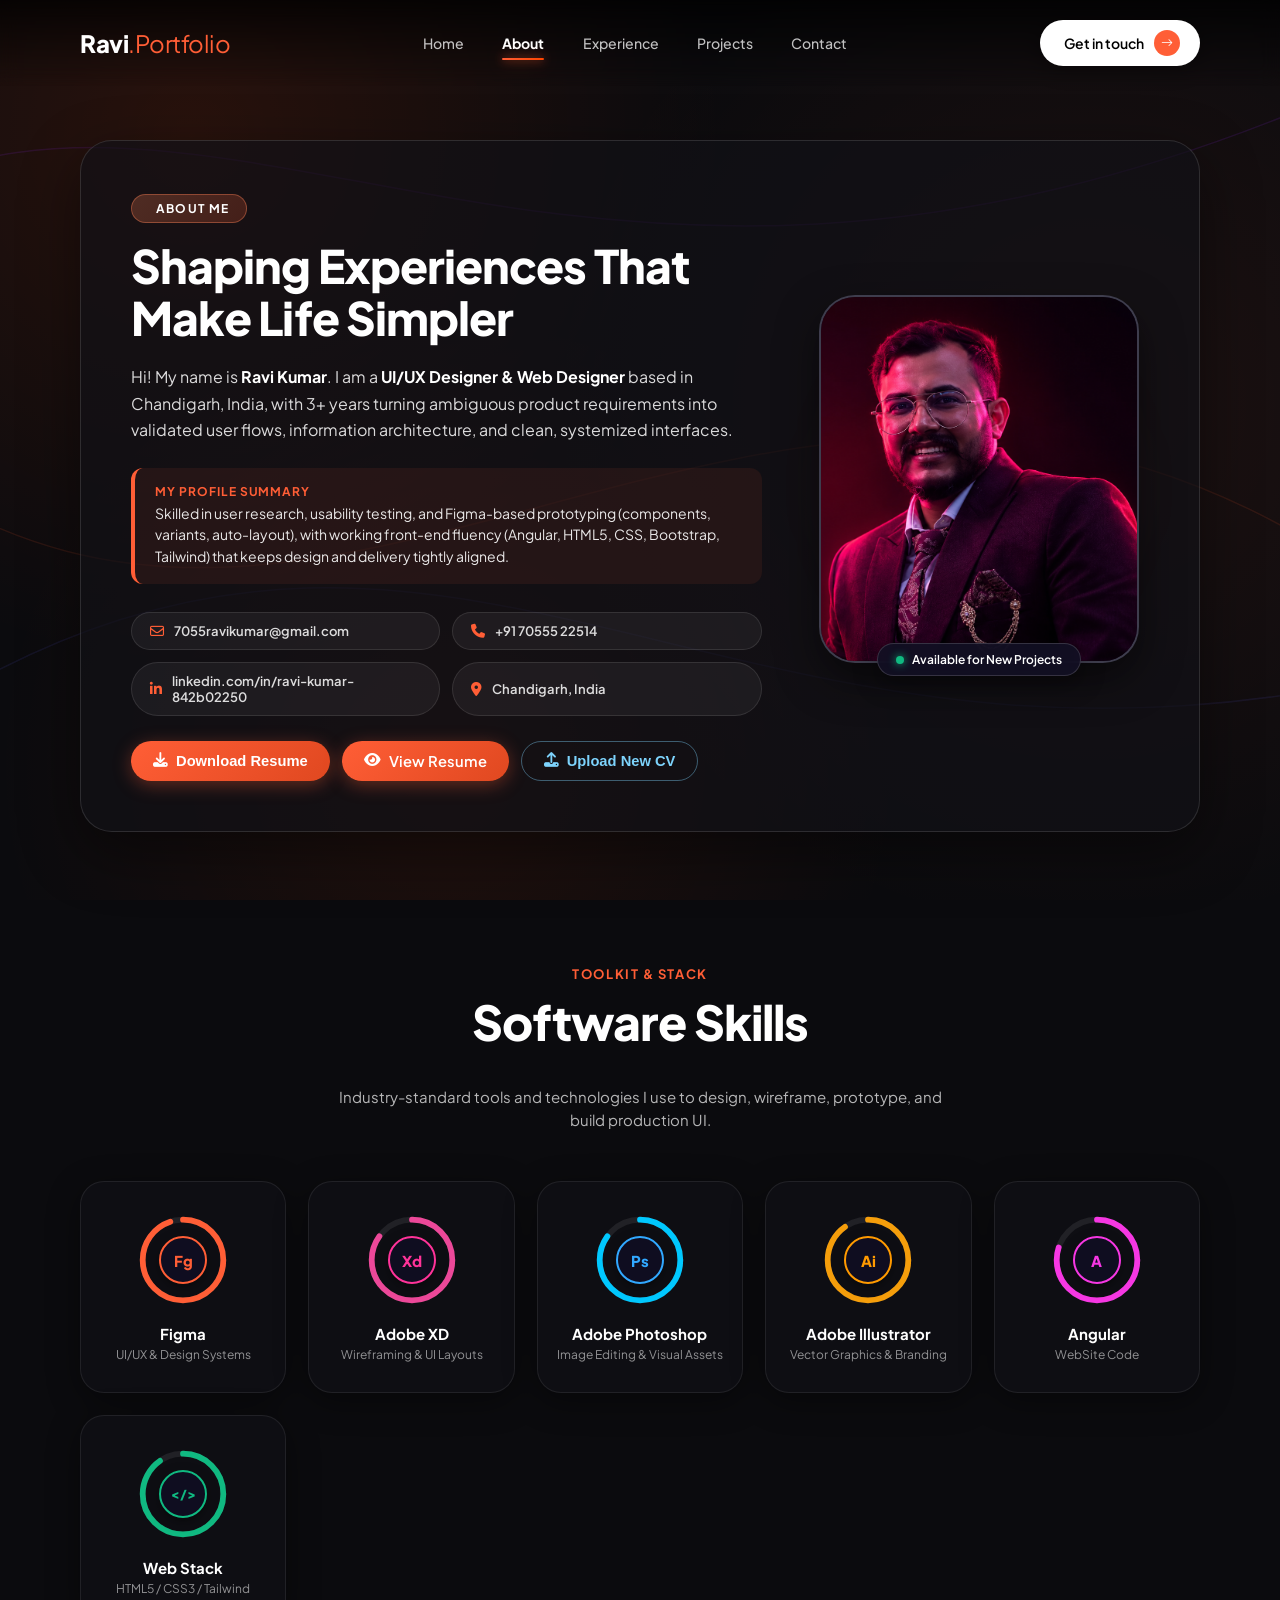
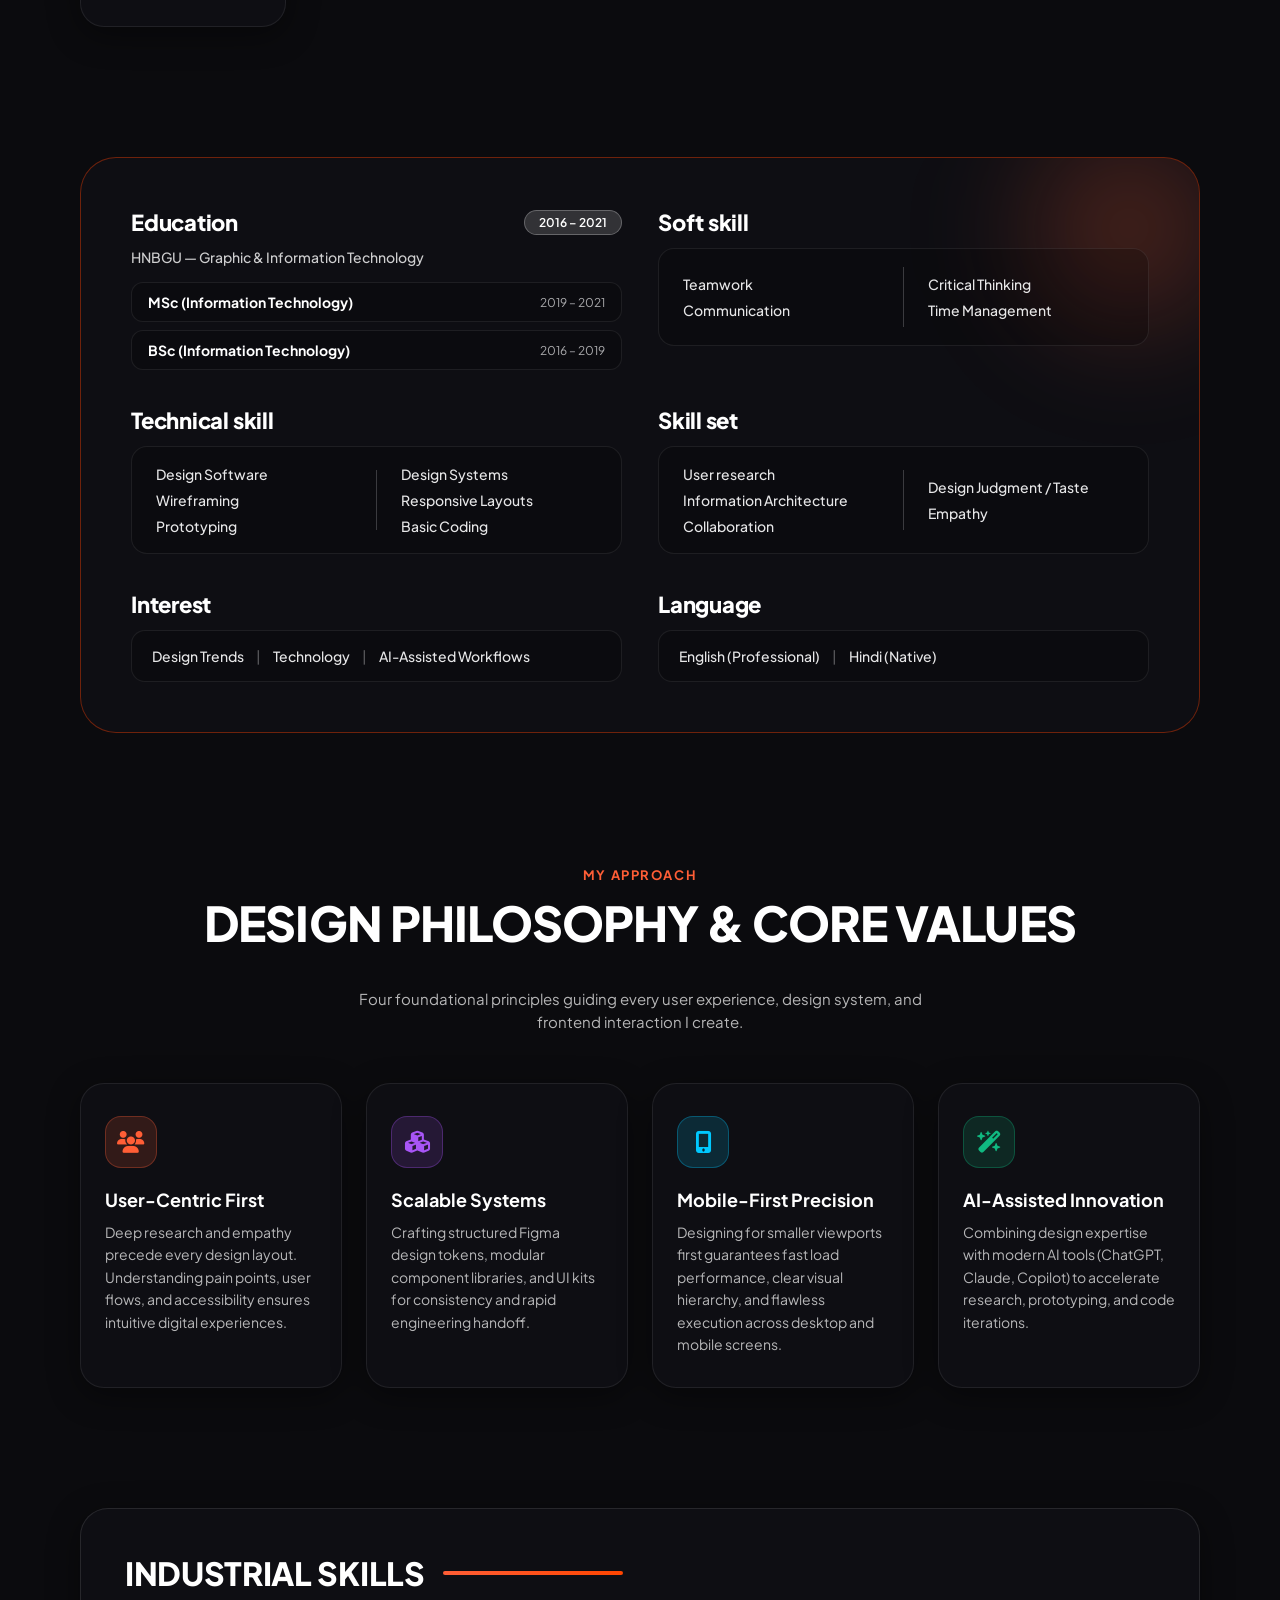
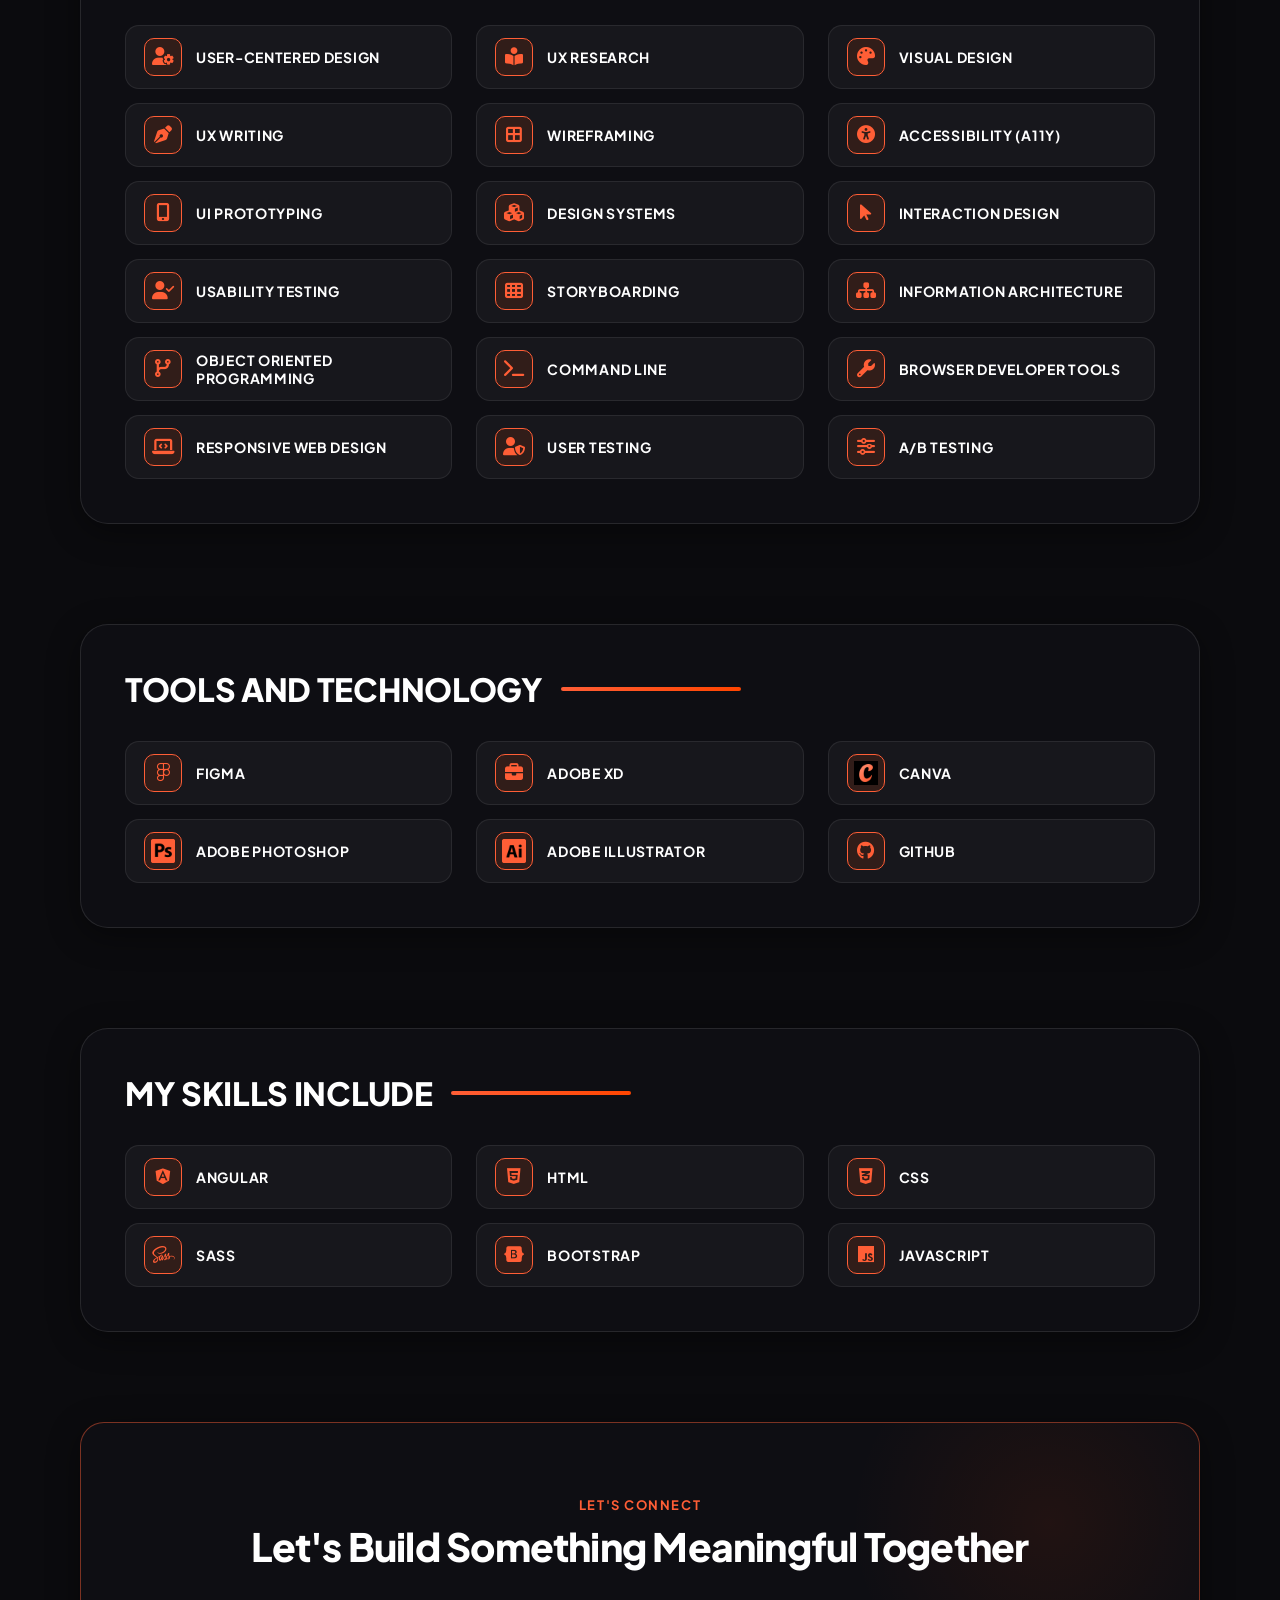
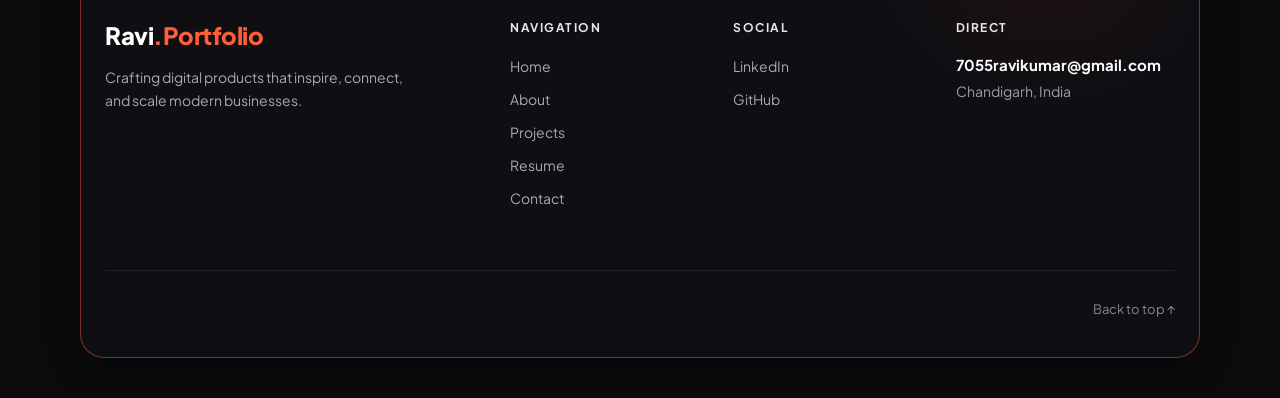
<file: about.html>
<!DOCTYPE html>
<html lang="en">

<head>
  <meta charset="UTF-8">
  <meta name="viewport" content="width=device-width, initial-scale=1.0">
  <title>About Me — Ravi Kumar | UI/UX Designer & Web Designer</title>
  <link rel="stylesheet" href="style.css">
  <link rel="stylesheet" href="about.css">
  <!-- Google Fonts -->
  <link rel="preconnect" href="https://fonts.googleapis.com">
  <link rel="preconnect" href="https://fonts.gstatic.com" crossorigin>
  <link href="https://fonts.googleapis.com/css2?family=Plus+Jakarta+Sans:wght@300;400;500;600;700;800;900&display=swap"
    rel="stylesheet">
  <link rel="stylesheet" href="https://cdnjs.cloudflare.com/ajax/libs/font-awesome/6.5.2/css/all.min.css">
  <link rel="stylesheet" href="https://cdn.jsdelivr.net/npm/bootstrap-icons@1.13.1/font/bootstrap-icons.min.css">
</head>

<body class="about-page">

  <!-- Preloader Screen -->
  <div class="loader" id="loader">
    <div class="loader-text" id="loader-text">Loading 0%</div>
    <div class="loader-bar-bg">
      <div class="loader-bar-fill" id="loader-fill"></div>
    </div>
  </div>


  <!-- Header / Navigation Bar -->
  <header class="navbar">
    <a href="index.html#home" class="logo">Ravi<span>.Portfolio</span></a>
    <nav class="nav-links">
      <a href="index.html#home">Home</a>
      <a href="about.html" class="active">About</a>
      <a href="index.html#experience">Experience</a>
      <a href="project.html">Projects</a>
      <a href="contact.html">Contact</a>
    </nav>
    <div class="nav-right-actions">
      <!-- <button onclick="downloadResume()" class="btn-resume-nav"><i class="fa-solid fa-download"></i> Resume</button> -->
      <a href="contact.html" class="btn-touch">Get in touch <span class="arrow"><i
            class="bi bi-arrow-right"></i></span></a>
    </div>
  </header>

  <!-- Background Decorative Contour Lines SVG -->
  <div class="bg-decorative-lines">
    <svg width="100%" height="100%" viewBox="0 0 1440 900" fill="none" preserveAspectRatio="none">
      <path d="M-100 180 C300 40, 700 420, 1540 80" stroke="rgba(138, 43, 226, 0.22)" stroke-width="1.5" />
      <path d="M-100 480 C400 780, 900 180, 1540 580" stroke="rgba(255, 94, 54, 0.18)" stroke-width="1.5" />
      <path d="M-100 720 C500 380, 800 820, 1540 680" stroke="rgba(99, 102, 241, 0.16)" stroke-width="1.5" />
    </svg>
  </div>

  <!-- Content Wrapper -->
  <main class="content-wrapper">

    <!-- Section 1 (TOP): Title, Subtext & Intro Profile -->
    <section class="about-hero-section">
      <div class="about-hero-card glass-card">
        <div class="about-hero-left">
          <div class="about-badge"><i class="fa-solid fa-sparkles"></i> ABOUT ME</div>
          <h1 class="about-hero-title">Shaping Experiences That Make Life Simpler</h1>
          <p class="about-hero-subtext">
            Hi! My name is <strong>Ravi Kumar</strong>. I am a <strong>UI/UX Designer & Web Designer</strong> based in
            Chandigarh, India, with 3+ years turning ambiguous product requirements into validated user flows,
            information architecture, and clean, systemized interfaces.
          </p>
          <div class="about-objective-box">
            <span class="objective-label">My Profile Summary</span>
            <p class="objective-desc">
              Skilled in user research, usability testing, and Figma-based prototyping (components, variants,
              auto-layout), with working front-end fluency (Angular, HTML5, CSS, Bootstrap, Tailwind) that keeps design
              and delivery tightly aligned.
            </p>
          </div>

          <div class="about-contact-grid">
            <div class="a-contact-item copy-email" data-email="7055ravikumar@gmail.com">
              <i class="fa-regular fa-envelope"></i>
              <span>7055ravikumar@gmail.com</span>
            </div>
            <div class="a-contact-item">
              <i class="fa-solid fa-phone"></i>
              <span>+91 70555 22514</span>
            </div>
            <a href="https://linkedin.com/in/ravi-kumar-842b02250" target="_blank" class="a-contact-item"
              style="text-decoration:none;">
              <i class="fab fa-linkedin-in"></i>
              <span>linkedin.com/in/ravi-kumar-842b02250</span>
            </a>
            <div class="a-contact-item">
              <i class="fa-solid fa-location-dot"></i>
              <span>Chandigarh, India</span>
            </div>
          </div>

          <div class="hero-resume-actions" style="margin-top: 25px;">
            <button onclick="downloadResume()" class="r-hero-btn primary">
              <i class="fa-solid fa-download"></i> Download Resume
            </button>
            <a href="resume.html" class="r-hero-btn secondary">
              <i class="fa-solid fa-eye"></i> View Resume
            </a>
            <button onclick="openResumeUploadModal()" class="r-hero-btn outline">
              <i class="fa-solid fa-upload"></i> Upload New CV
            </button>
          </div>
        </div>

        <div class="about-hero-right">
          <div class="about-photo-card">
            <div class="photo-glow-effect"></div>
            <div class="photo-img-frame">
              <img src="images/ravi.png" alt="Ravi Kumar - UI/UX Designer & Web Designer">
            </div>
            <div class="photo-caption-badge">
              <span class="dot-online"></span>
              <span>Available for New Projects</span>
            </div>
          </div>
        </div>
      </div>
    </section>

    <!-- Section 2: Software Skills Circular Rings Strip -->
    <section class="software-skills-section">
      <div class="section-header-center">
        <span class="section-tag">TOOLKIT & STACK</span>
        <h2 class="section-heading">Software Skills</h2>
        <p class="section-subtext">Industry-standard tools and technologies I use to design, wireframe, prototype, and
          build production UI.</p>
      </div>

      <div class="software-skills-grid">

        <!-- Figma -->
        <div class="skill-ring-card glass-card">
          <div class="ring-container ring-orange">
            <svg class="ring-svg" viewBox="0 0 100 100">
              <circle cx="50" cy="50" r="42" class="ring-bg"></circle>
              <circle cx="50" cy="50" r="42" class="ring-fill fill-95"></circle>
            </svg>
            <div class="ring-badge badge-figma">Fg</div>
          </div>
          <h4 class="ring-title">Figma</h4>
          <p class="ring-desc">UI/UX & Design Systems</p>
        </div>

        <!-- Adobe XD -->
        <div class="skill-ring-card glass-card">
          <div class="ring-container ring-pink">
            <svg class="ring-svg" viewBox="0 0 100 100">
              <circle cx="50" cy="50" r="42" class="ring-bg"></circle>
              <circle cx="50" cy="50" r="42" class="ring-fill fill-85"></circle>
            </svg>
            <div class="ring-badge badge-xd">Xd</div>
          </div>
          <h4 class="ring-title">Adobe XD</h4>
          <p class="ring-desc">Wireframing & UI Layouts</p>
        </div>

        <!-- Adobe Photoshop -->
        <div class="skill-ring-card glass-card">
          <div class="ring-container ring-blue">
            <svg class="ring-svg" viewBox="0 0 100 100">
              <circle cx="50" cy="50" r="42" class="ring-bg"></circle>
              <circle cx="50" cy="50" r="42" class="ring-fill fill-85"></circle>
            </svg>
            <div class="ring-badge badge-ps">Ps</div>
          </div>
          <h4 class="ring-title">Adobe Photoshop</h4>
          <p class="ring-desc">Image Editing & Visual Assets</p>
        </div>

        <!-- Adobe Illustrator -->
        <div class="skill-ring-card glass-card">
          <div class="ring-container ring-gold">
            <svg class="ring-svg" viewBox="0 0 100 100">
              <circle cx="50" cy="50" r="42" class="ring-bg"></circle>
              <circle cx="50" cy="50" r="42" class="ring-fill fill-90"></circle>
            </svg>
            <div class="ring-badge badge-ai">Ai</div>
          </div>
          <h4 class="ring-title">Adobe Illustrator</h4>
          <p class="ring-desc">Vector Graphics & Branding</p>
        </div>

        <!-- Angular -->
        <div class="skill-ring-card glass-card">
          <div class="ring-container ring-purple">
            <svg class="ring-svg" viewBox="0 0 100 100">
              <circle cx="50" cy="50" r="42" class="ring-bg"></circle>
              <circle cx="50" cy="50" r="42" class="ring-fill fill-80"></circle>
            </svg>
            <div class="ring-badge badge-ae">A</div>
          </div>
          <h4 class="ring-title">Angular</h4>
          <p class="ring-desc">WebSite Code</p>
        </div>

        <!-- Web Code -->
        <div class="skill-ring-card glass-card">
          <div class="ring-container ring-cyan">
            <svg class="ring-svg" viewBox="0 0 100 100">
              <circle cx="50" cy="50" r="42" class="ring-bg"></circle>
              <circle cx="50" cy="50" r="42" class="ring-fill fill-90"></circle>
            </svg>
            <div class="ring-badge badge-code">&lt;/&gt;</div>
          </div>
          <h4 class="ring-title">Web Stack</h4>
          <p class="ring-desc">HTML5 / CSS3 / Tailwind</p>
        </div>


      </div>
    </section>

    <!-- Section 3: Sculpted Purple Glass Container for Education, Skillset & Matrix -->
    <section class="about-matrix-section">
      <div class="purple-sculpted-card">
        <div class="sculpted-inner-glow"></div>

        <div class="matrix-grid">

          <!-- Education -->
          <div class="matrix-box matrix-edu">
            <div class="matrix-header">
              <h3 class="matrix-title">Education</h3>
              <span class="year-pill">2016 – 2021</span>
            </div>
            <p class="edu-university">HNBGU — Graphic & Information Technology</p>
            <div class="edu-degree-list">
              <div class="degree-row">
                <span class="deg-title">MSc (Information Technology)</span>
                <span class="deg-years">2019 – 2021</span>
              </div>
              <div class="degree-row">
                <span class="deg-title">BSc (Information Technology)</span>
                <span class="deg-years">2016 – 2019</span>
              </div>
            </div>
          </div>

          <!-- Soft Skill -->
          <div class="matrix-box matrix-soft">
            <h3 class="matrix-title">Soft skill</h3>
            <div class="two-col-skills">
              <div class="skill-col">
                <span>Teamwork</span>
                <span>Communication</span>
              </div>
              <div class="v-divider"></div>
              <div class="skill-col">
                <span>Critical Thinking</span>
                <span>Time Management</span>
              </div>
            </div>
          </div>

          <!-- Technical Skill -->
          <div class="matrix-box matrix-tech">
            <div class="matrix-box matrix-set">
              <h3 class="matrix-title">Technical skill</h3>
              <div class="two-col-skills">
                <div class="skill-col">
                  <span>Design Software</span>
                  <span>Wireframing</span>
                  <span>Prototyping</span>
                </div>
                <div class="v-divider"></div>
                <div class="skill-col">
                  <span>Design Systems</span>
                  <span>Responsive Layouts</span>
                  <span>Basic Coding</span>
                </div>
              </div>
            </div>

          </div>

          <!-- Skill set -->
          <div class="matrix-box matrix-set">
            <h3 class="matrix-title">Skill set</h3>
            <div class="two-col-skills">
              <div class="skill-col">
                <span>User research</span>
                <span>Information Architecture</span>
                <span>Collaboration</span>
              </div>
              <div class="v-divider"></div>
              <div class="skill-col">
                <span>Design Judgment / Taste</span>
                <span>Empathy</span>
              </div>
            </div>
          </div>

          <!-- Interest -->
          <div class="matrix-box matrix-interest">
            <h3 class="matrix-title">Interest</h3>
            <div class="horizontal-tags">
              <span>Design Trends</span>
              <span class="bar-separator">|</span>
              <span>Technology</span>
              <span class="bar-separator">|</span>
              <span>AI-Assisted Workflows</span>
            </div>
          </div>

          <!-- Language -->
          <div class="matrix-box matrix-language">
            <h3 class="matrix-title">Language</h3>
            <div class="horizontal-tags">
              <span>English (Professional)</span>
              <span class="bar-separator">|</span>
              <span>Hindi (Native)</span>
            </div>
          </div>

        </div>
      </div>
    </section>

    <!-- Section 4: Design Philosophy & Core Values -->
    <section class="philosophy-section">
      <div class="section-header-center">
        <span class="section-tag">MY APPROACH</span>
        <h2 class="section-heading">DESIGN PHILOSOPHY & CORE VALUES</h2>
        <p class="section-subtext">Four foundational principles guiding every user experience, design system, and
          frontend interaction I create.</p>
      </div>

      <div class="philosophy-grid">
        <div class="ph-card glass-card">
          <div class="ph-icon-box icon-orange">
            <i class="fa-solid fa-users"></i>
          </div>
          <h3 class="ph-title">User-Centric First</h3>
          <p class="ph-desc">
            Deep research and empathy precede every design layout. Understanding pain points, user flows, and
            accessibility ensures intuitive digital experiences.
          </p>
        </div>

        <div class="ph-card glass-card">
          <div class="ph-icon-box icon-purple">
            <i class="fa-solid fa-cubes"></i>
          </div>
          <h3 class="ph-title">Scalable Systems</h3>
          <p class="ph-desc">
            Crafting structured Figma design tokens, modular component libraries, and UI kits for consistency and rapid
            engineering handoff.
          </p>
        </div>

        <div class="ph-card glass-card">
          <div class="ph-icon-box icon-blue">
            <i class="fa-solid fa-mobile-screen-button"></i>
          </div>
          <h3 class="ph-title">Mobile-First Precision</h3>
          <p class="ph-desc">
            Designing for smaller viewports first guarantees fast load performance, clear visual hierarchy, and flawless
            execution across desktop and mobile screens.
          </p>
        </div>

        <div class="ph-card glass-card">
          <div class="ph-icon-box icon-green">
            <i class="fa-solid fa-wand-magic-sparkles"></i>
          </div>
          <h3 class="ph-title">AI-Assisted Innovation</h3>
          <p class="ph-desc">
            Combining design expertise with modern AI tools (ChatGPT, Claude, Copilot) to accelerate research,
            prototyping, and code iterations.
          </p>
        </div>
      </div>
    </section>



    <!-- Icon Index Section 3: Industrial Skills -->
    <section class="icon-index-section">
      <div class="icon-index-card glass-card">
        <div class="icon-index-header">
          <h2 class="icon-index-title">INDUSTRIAL SKILLS</h2>
          <span class="mint-accent-line"></span>
        </div>
        <div class="icon-index-content-grid">
          <div class="icon-index-items-grid">
            <div class="icon-index-item">
              <div class="icon-index-icon-box"><i class="fa-solid fa-user-gear"></i></div>
              <span class="icon-index-label">USER-CENTERED DESIGN</span>
            </div>
            <div class="icon-index-item">
              <div class="icon-index-icon-box"><i class="fa-solid fa-book-open-reader"></i></div>
              <span class="icon-index-label">UX RESEARCH</span>
            </div>
            <div class="icon-index-item">
              <div class="icon-index-icon-box"><i class="fa-solid fa-palette"></i></div>
              <span class="icon-index-label">VISUAL DESIGN</span>
            </div>
            <div class="icon-index-item">
              <div class="icon-index-icon-box"><i class="fa-solid fa-pen-nib"></i></div>
              <span class="icon-index-label">UX WRITING</span>
            </div>
            <div class="icon-index-item">
              <div class="icon-index-icon-box"><i class="fa-solid fa-border-all"></i></div>
              <span class="icon-index-label">WIREFRAMING</span>
            </div>
            <div class="icon-index-item">
              <div class="icon-index-icon-box"><i class="fa-solid fa-universal-access"></i></div>
              <span class="icon-index-label">ACCESSIBILITY (A11Y)</span>
            </div>
            <div class="icon-index-item">
              <div class="icon-index-icon-box"><i class="fa-solid fa-mobile-screen-button"></i></div>
              <span class="icon-index-label">UI PROTOTYPING</span>
            </div>
            <div class="icon-index-item">
              <div class="icon-index-icon-box"><i class="fa-solid fa-cubes"></i></div>
              <span class="icon-index-label">DESIGN SYSTEMS</span>
            </div>
            <div class="icon-index-item">
              <div class="icon-index-icon-box"><i class="fa-solid fa-arrow-pointer"></i></div>
              <span class="icon-index-label">INTERACTION DESIGN</span>
            </div>
            <div class="icon-index-item">
              <div class="icon-index-icon-box"><i class="fa-solid fa-user-check"></i></div>
              <span class="icon-index-label">USABILITY TESTING</span>
            </div>
            <div class="icon-index-item">
              <div class="icon-index-icon-box"><i class="fa-solid fa-table-cells"></i></div>
              <span class="icon-index-label">STORYBOARDING</span>
            </div>
            <div class="icon-index-item">
              <div class="icon-index-icon-box"><i class="fa-solid fa-sitemap"></i></div>
              <span class="icon-index-label">INFORMATION ARCHITECTURE</span>
            </div>
            <div class="icon-index-item">
              <div class="icon-index-icon-box"><i class="fa-solid fa-code-branch"></i></div>
              <span class="icon-index-label">OBJECT ORIENTED PROGRAMMING</span>
            </div>
            <div class="icon-index-item">
              <div class="icon-index-icon-box"><i class="fa-solid fa-terminal"></i></div>
              <span class="icon-index-label">COMMAND LINE</span>
            </div>
            <div class="icon-index-item">
              <div class="icon-index-icon-box"><i class="fa-solid fa-wrench"></i></div>
              <span class="icon-index-label">BROWSER DEVELOPER TOOLS</span>
            </div>
            <div class="icon-index-item">
              <div class="icon-index-icon-box"><i class="fa-solid fa-laptop-code"></i></div>
              <span class="icon-index-label">RESPONSIVE WEB DESIGN</span>
            </div>
            <div class="icon-index-item">
              <div class="icon-index-icon-box"><i class="fa-solid fa-user-shield"></i></div>
              <span class="icon-index-label">USER TESTING</span>
            </div>
            <div class="icon-index-item">
              <div class="icon-index-icon-box"><i class="fa-solid fa-sliders"></i></div>
              <span class="icon-index-label">A/B TESTING</span>
            </div>
          </div>
        </div>
      </div>
    </section>

    <!-- Icon Index Section 1: Tools & Technology -->
    <section class="icon-index-section">
      <div class="icon-index-card glass-card">
        <div class="icon-index-header">
          <h2 class="icon-index-title">TOOLS AND TECHNOLOGY</h2>
          <span class="mint-accent-line"></span>
        </div>
        <div class="icon-index-content-grid">
          <div class="icon-index-items-grid">
            <div class="icon-index-item">
              <div class="icon-index-icon-box"><i class="fa-brands fa-figma"></i></div>
              <span class="icon-index-label">FIGMA</span>
            </div>
            <div class="icon-index-item">
              <div class="icon-index-icon-box"><i class="fa-solid fa-briefcase"></i></div>
              <span class="icon-index-label">ADOBE XD</span>
            </div>
            <div class="icon-index-item">
              <div class="icon-index-icon-box">
                <img src="images/C.png" alt="Tools">
                
              </div>
              <span class="icon-index-label">Canva</span>
            </div>
            <div class="icon-index-item">
              <div class="icon-index-icon-box">
                <img src="images/adobe-photoshop.png" alt="Tools">
              </div>
              <span class="icon-index-label">Adobe Photoshop</span>
            </div>
            <div class="icon-index-item">
              <div class="icon-index-icon-box">
                <img src="images/adobe-illustrator.png" alt="Tools">
              </div>
              <span class="icon-index-label">Adobe Illustrator</span>
            </div>
            <div class="icon-index-item">
              <div class="icon-index-icon-box"><i class="fa-brands fa-github"></i></div>
              <span class="icon-index-label">GITHUB</span>
            </div>
          </div>
        </div>
      </div>
    </section>

    <!-- Icon Index Section 2: My Skills Include -->
    <section class="icon-index-section">
      <div class="icon-index-card glass-card">
        <div class="icon-index-header">
          <h2 class="icon-index-title">MY SKILLS INCLUDE</h2>
          <span class="mint-accent-line"></span>
        </div>
        <div class="icon-index-content-grid">
          <div class="icon-index-items-grid">
            <div class="icon-index-item">
              <div class="icon-index-icon-box"><i class="fa-brands fa-angular"></i></div>
              <span class="icon-index-label">Angular</span>
            </div>
            <div class="icon-index-item">
              <div class="icon-index-icon-box"><i class="fa-brands fa-html5"></i></div>
              <span class="icon-index-label">HTML</span>
            </div>
            <div class="icon-index-item">
              <div class="icon-index-icon-box"><i class="fa-brands fa-css3-alt"></i></div>
              <span class="icon-index-label">CSS</span>
            </div>
            <div class="icon-index-item">
              <div class="icon-index-icon-box"><i class="fa-brands fa-sass"></i></div>
              <span class="icon-index-label">SASS</span>
            </div>
            <div class="icon-index-item">
              <div class="icon-index-icon-box"><i class="fa-brands fa-bootstrap"></i></div>
              <span class="icon-index-label">BOOTSTRAP</span>
            </div>
            <div class="icon-index-item">
              <div class="icon-index-icon-box"><i class="fa-brands fa-js"></i></div>
              <span class="icon-index-label">JAVASCRIPT</span>
            </div>
          </div>
        </div>
      </div>
    </section>


    <!-- Section 5: Contact & Footer -->
    <section id="contact" class="contact-section">

      <footer class="site-footer">
        <div class="footer-container">
          <div class="connect-let">
            <span class="section-tag">Let's Connect</span>
            <h2 class="contact-heading">Let's Build Something Meaningful Together</h2>
          </div>
          <div class="footer-top-grid">

            <!-- Column 1: Brand & Bio -->
            <div class="footer-brand-col">
              <h3 class="footer-logo">Ravi<span>.Portfolio</span></h3>
              <p class="footer-tagline">
                Crafting digital products that inspire, connect, and scale modern businesses.
              </p>
            </div>

            <!-- Column 2: Navigation -->
            <div>
              <h4 class="footer-heading">NAVIGATION</h4>
              <ul class="footer-links">
                <li><a href="index.html#home">Home</a></li>
                <li><a href="about.html">About</a></li>
                <li><a href="project.html">Projects</a></li>
                <li><a href="resume.html">Resume</a></li>
                <li><a href="contact.html">Contact</a></li>
              </ul>
            </div>

            <!-- Column 3: Social -->
            <div>
              <h4 class="footer-heading">SOCIAL</h4>
              <ul class="footer-links">
                <li><a href="https://linkedin.com" target="_blank" rel="noopener">LinkedIn</a></li>
                <li><a href="https://github.com" target="_blank" rel="noopener">GitHub</a></li>
              </ul>
            </div>

            <!-- Column 4: Direct Contact -->
            <div>
              <h4 class="footer-heading">DIRECT</h4>
              <div class="footer-direct-info">
                <a href="mailto:7055ravikumar@gmail.com" class="footer-email">7055ravikumar@gmail.com</a>
                <p class="footer-location">Chandigarh, India</p>
              </div>
            </div>

          </div>

          <div class="footer-divider"></div>

          <!-- Bottom Bar -->
          <div class="footer-bottom-bar">
            <p class="footer-copyright>© 2026 Ravi Kumar. All rights reserved.</p>
            <a href=" #" class="footer-back-to-top"
              onclick="window.scrollTo({top: 0, behavior: 'smooth'}); return false;">
              Back to top <span class="arrow">↑</span>
              </a>
          </div>
        </div>
      </footer>
    </section>

  </main>

  <!-- Resume Upload Modal -->
  <div class="resume-modal-backdrop" id="resumeUploadModal">
    <div class="resume-modal-card glass-card">
      <button class="modal-close-btn" onclick="closeResumeUploadModal()">&times;</button>
      <div class="modal-header">
        <div class="modal-icon"><i class="fa-solid fa-cloud-arrow-up"></i></div>
        <h3>Upload Resume / CV</h3>
        <p>Select or drag & drop a resume file (.pdf, .doc, .docx) to update your portfolio CV.</p>
      </div>

      <div class="upload-drag-zone" id="uploadDragZone">
        <i class="fa-solid fa-file-pdf upload-zone-icon"></i>
        <p class="zone-text">Drag & drop your resume file here, or <span class="browse-link">browse file</span></p>
        <span class="zone-subtext">Supports PDF, DOC, DOCX files up to 10MB</span>
        <input type="file" id="resumeFileInput" accept=".pdf,.doc,.docx" hidden onchange="handleFileSelect(event)">
      </div>

      <div class="uploaded-file-preview" id="uploadedFilePreview" style="display:none;">
        <div class="file-info-badge">
          <i class="fa-solid fa-file-circle-check"></i>
          <div>
            <strong id="previewFileName">Resume.pdf</strong>
            <span id="previewFileSize">240 KB</span>
          </div>
        </div>
        <button class="btn-remove-file" onclick="resetUploadedResume()" title="Remove file"><i
            class="fa-solid fa-trash-can"></i></button>
      </div>

      <div class="modal-footer-actions">
        <button class="modal-btn secondary" onclick="closeResumeUploadModal()">Cancel</button>
        <button class="modal-btn primary" id="saveResumeBtn" onclick="saveUploadedResume()" disabled>
          <i class="fa-solid fa-check"></i> Save & Apply Resume
        </button>
      </div>
    </div>
  </div>

  <!-- Toast Notification Container -->
  <div class="toast-container" id="toastContainer"></div>

  <script src="script.js"></script>
</body>

</html>
</file>
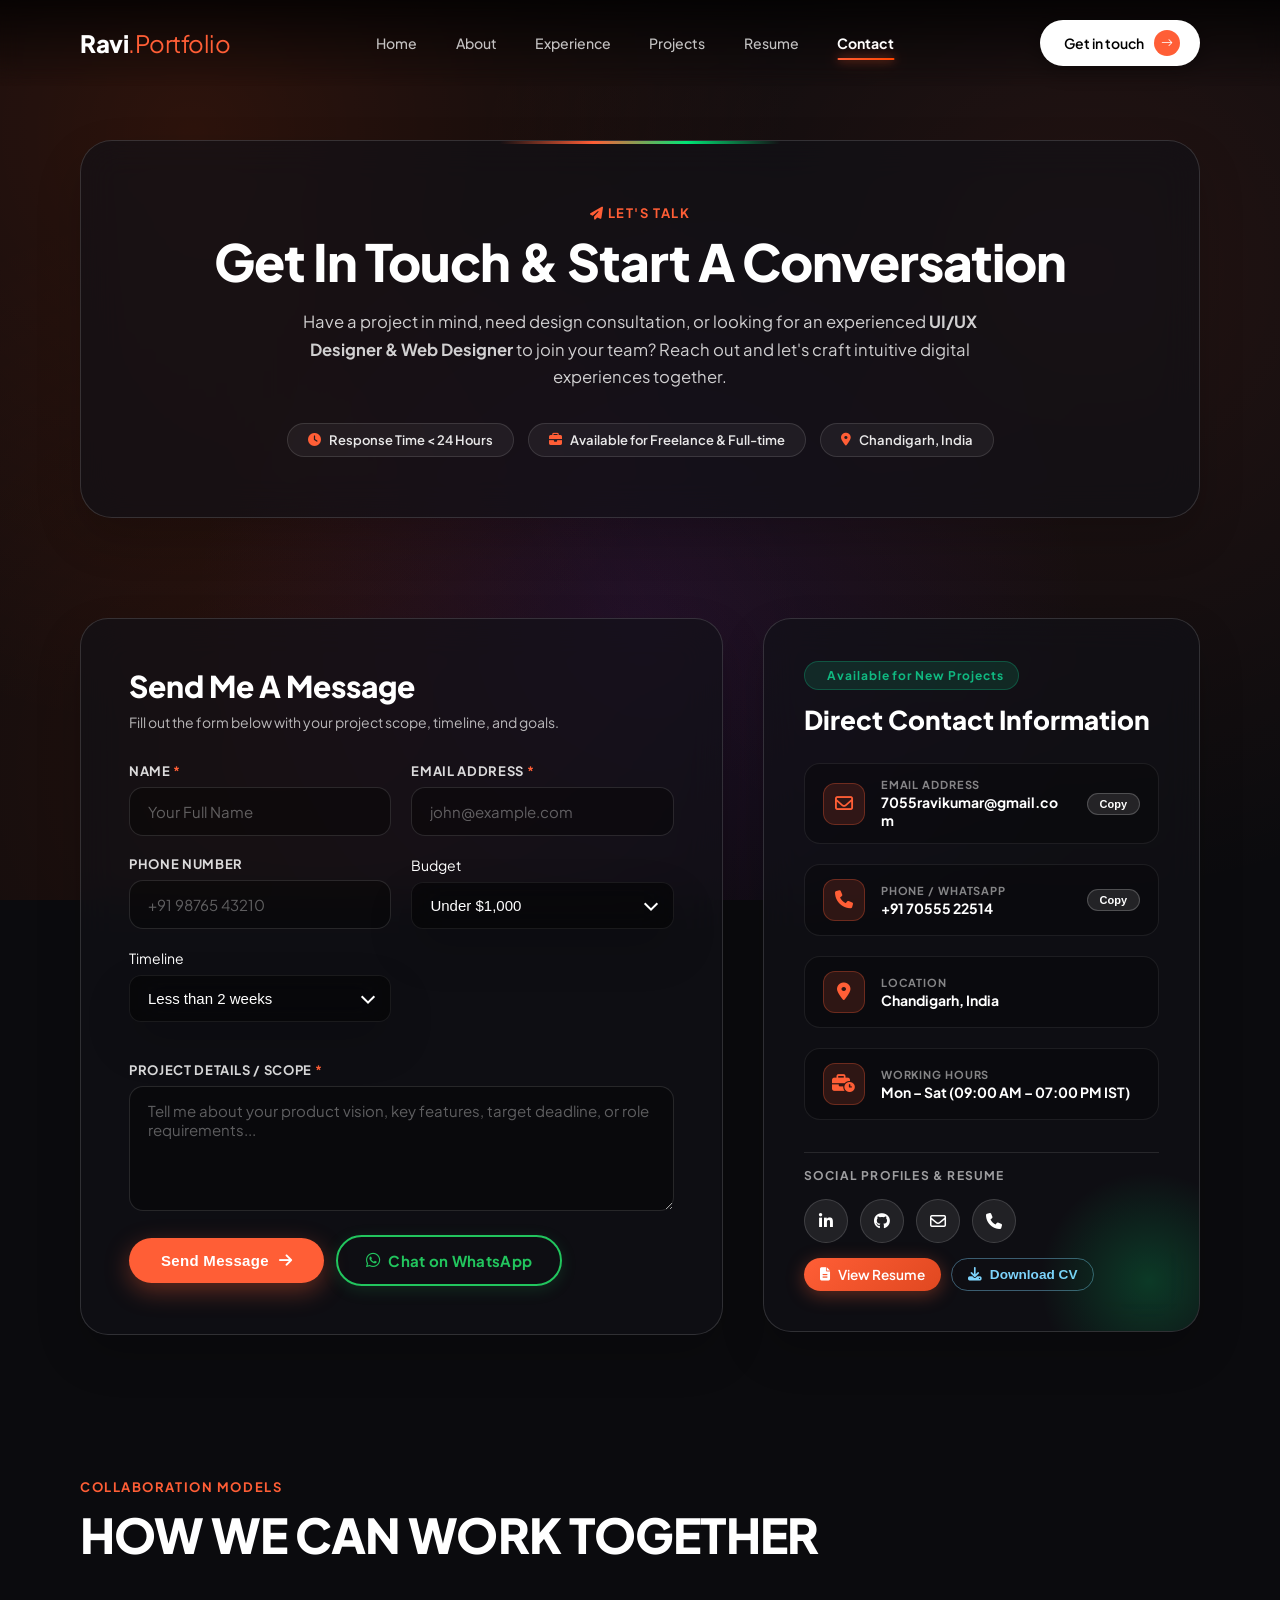
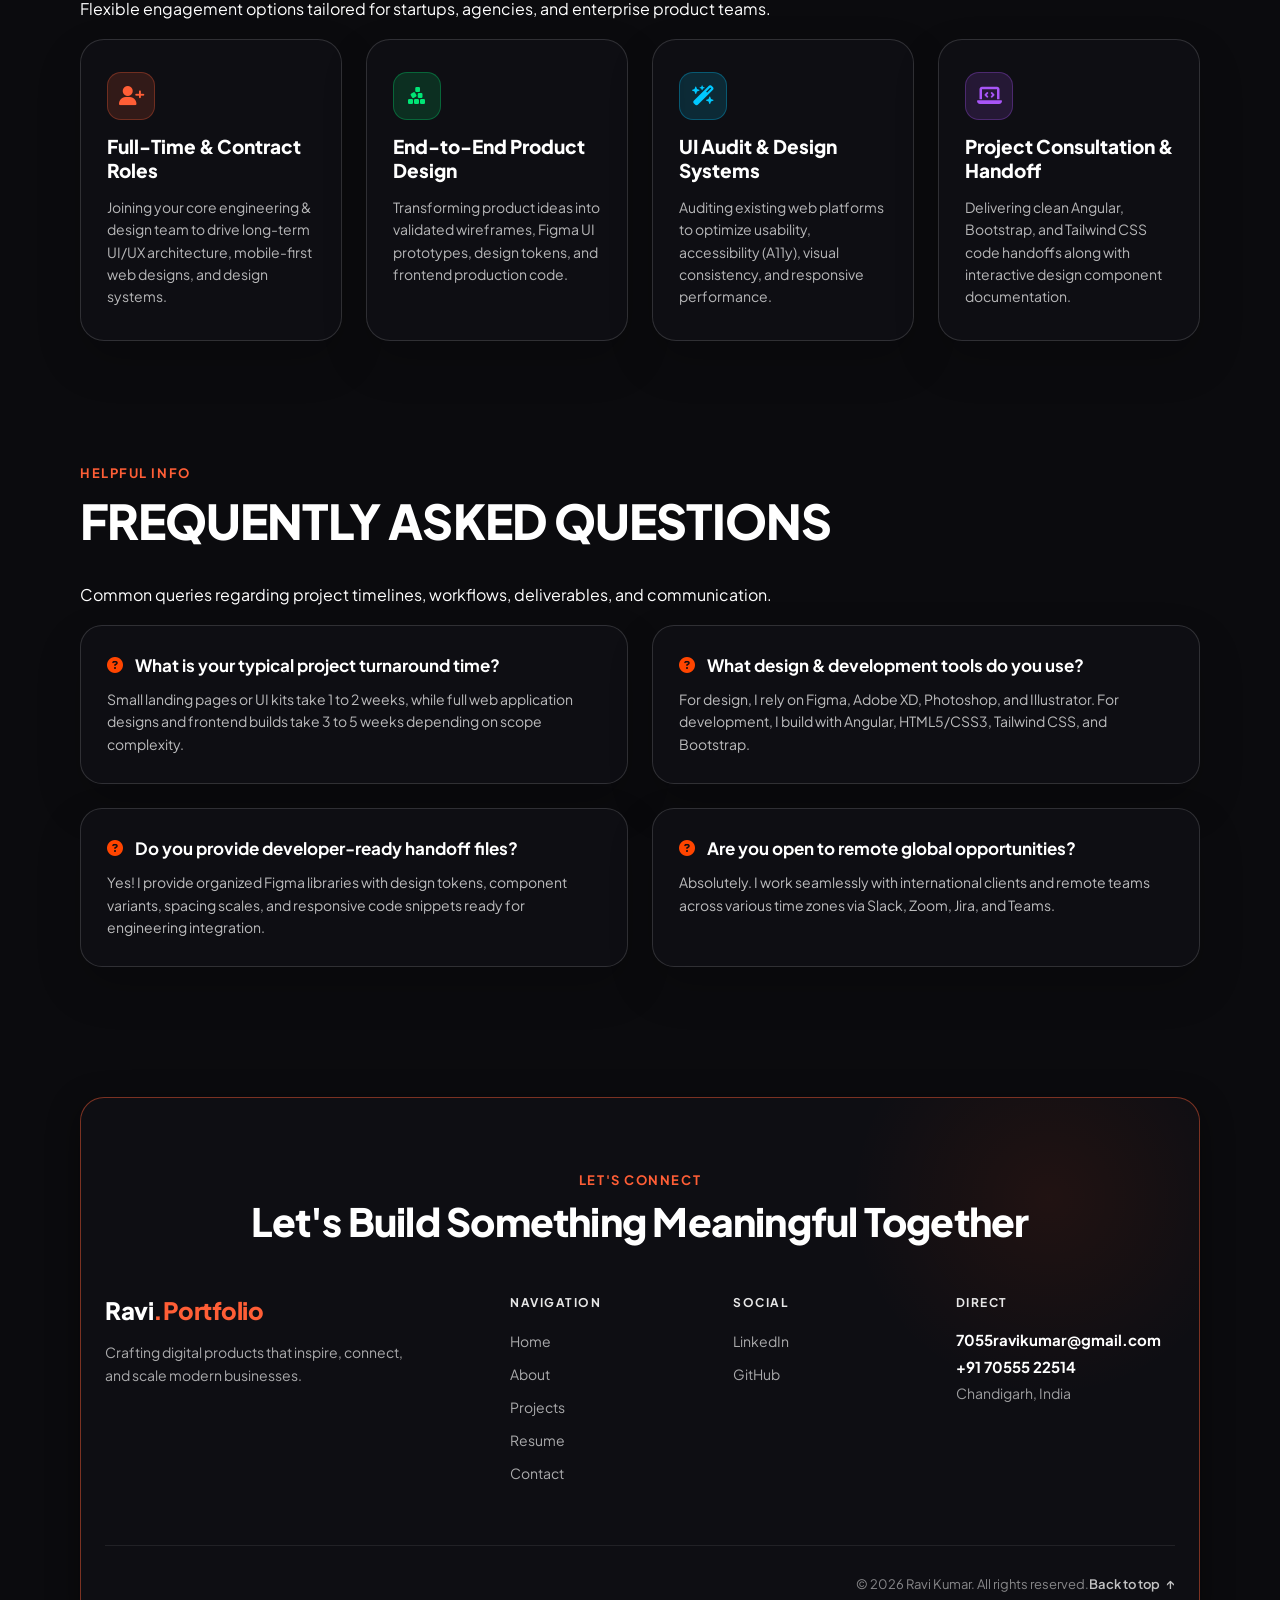
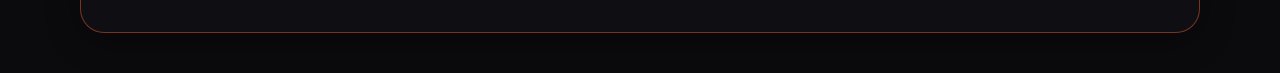
<file: contact.html>
<!DOCTYPE html>
<html lang="en">

<head>
  <meta charset="UTF-8">
  <meta name="viewport" content="width=device-width, initial-scale=1.0">
  <meta name="description"
    content="Contact Ravi Kumar — UI/UX Designer & Web Designer. Available for freelance design, design systems, and frontend engineering roles.">
  <title>Contact Me — Ravi Kumar | UI/UX Designer & Web Designer</title>
  <link rel="icon" type="image/svg+xml" href="favicon.svg">
  <link rel="stylesheet" href="style.css">
  <link rel="stylesheet" href="contact.css">
  <!-- Google Fonts -->
  <link rel="preconnect" href="https://fonts.googleapis.com">
  <link rel="preconnect" href="https://fonts.gstatic.com" crossorigin>
  <link href="https://fonts.googleapis.com/css2?family=Plus+Jakarta+Sans:wght@300;400;500;600;700;800;900&display=swap"
    rel="stylesheet">
  <link rel="stylesheet" href="https://cdnjs.cloudflare.com/ajax/libs/font-awesome/6.5.2/css/all.min.css">
  <link rel="stylesheet" href="https://cdn.jsdelivr.net/npm/bootstrap-icons@1.13.1/font/bootstrap-icons.min.css">
</head>

<body class="contact-page">

  <!-- Preloader Screen -->
  <div class="loader" id="loader">
    <div class="loader-text" id="loader-text">Loading 0%</div>
    <div class="loader-bar-bg">
      <div class="loader-bar-fill" id="loader-fill"></div>
    </div>
  </div>

  <!-- Header / Navigation Bar -->
  <header class="navbar">
    <a href="index.html#home" class="logo">Ravi<span>.Portfolio</span></a>
    <nav class="nav-links">
      <a href="index.html#home">Home</a>
      <a href="about.html">About</a>
      <a href="index.html#experience">Experience</a>
      <a href="project.html">Projects</a>
      <a href="resume.html">Resume</a>
      <a href="contact.html" class="active">Contact</a>
    </nav>
    <div class="nav-right-actions">
      <!-- <button onclick="downloadResume()" class="btn-resume-nav"><i class="fa-solid fa-download"></i> Resume</button> -->
      <a href="contact.html" class="btn-touch">Get in touch <span class="arrow"><i
            class="bi bi-arrow-right"></i></span></a>
    </div>
  </header>

  <!-- Content Wrapper -->
  <main class="content-wrapper">

    <!-- Section 1 (TOP): Title & Subtext Hero Header -->
    <section class="contact-hero-section">
      <div class="contact-hero-card glass-card">
        <span class="section-tag"><i class="fa-solid fa-paper-plane"></i> LET'S TALK</span>
        <h1 class="contact-hero-title">Get In Touch & Start A Conversation</h1>
        <p class="contact-hero-subtext">
          Have a project in mind, need design consultation, or looking for an experienced <strong>UI/UX Designer & Web
            Designer</strong> to join your team? Reach out and let's craft intuitive digital experiences together.
        </p>

        <div class="contact-badge-chips">
          <div class="c-chip">
            <i class="fa-solid fa-clock"></i>
            <span>Response Time &lt; 24 Hours</span>
          </div>
          <div class="c-chip">
            <i class="fa-solid fa-briefcase"></i>
            <span>Available for Freelance & Full-time</span>
          </div>
          <div class="c-chip">
            <i class="fa-solid fa-location-dot"></i>
            <span>Chandigarh, India</span>
          </div>
        </div>
      </div>
    </section>

    <!-- Section 2: Main Contact Hub (Interactive Form & Floating Glass Card) -->
    <section class="contact-hub-section">
      <div class="contact-hub-grid">

        <!-- Left Column: Interactive Contact Form -->
        <div class="contact-form-card glass-card">
          <div class="form-header">
            <h3>Send Me A Message</h3>
            <p>Fill out the form below with your project scope, timeline, and goals.</p>
          </div>

          <form class="contact-main-form" id="portfolioContactForm" action="https://formspree.io/f/mqkvrkzz"
            method="POST">
            <div class="c-form-grid">

              <div class="c-field">
                <label for="formName">Name <span style="color:#ff5e36;">*</span></label>
                <input type="text" id="formName" name="name" placeholder="Your Full Name" required>
              </div>

              <div class="c-field">
                <label for="formEmail">Email Address <span style="color:#ff5e36;">*</span></label>
                <input type="email" id="formEmail" name="email" placeholder="john@example.com" required>
              </div>

              <div class="c-field">
                <label for="formPhone">Phone Number</label>
                <input type="tel" id="formPhone" name="phone" placeholder="+91 98765 43210">
              </div>

              <div class="field">
                <label>Budget</label>
                <div class="multi-select">
                  <div class="select-wrapper">
                    <input type="text" class="select" id="formBudget" name="budget" value="Under $1,000" readonly>
                  </div>
                  <div class="options">
                    <p class="item active">Under $1,000</p>
                    <p class="item">$1,000 - $5,000</p>
                    <p class="item">$5,000 - $10,000</p>
                    <p class="item">Over $10,000</p>
                  </div>
                </div>
              </div>

              <div class="field">
                <label>Timeline</label>
                <div class="multi-select">
                  <div class="select-wrapper">
                    <input type="text" class="select" id="formTimeline" name="timeline" value="Less than 2 weeks"
                      readonly>
                  </div>
                  <div class="options">
                    <p class="item active">Less than 2 weeks</p>
                    <p class="item">1 Month</p>
                    <p class="item">2 Months</p>
                    <p class="item">Flexible</p>
                  </div>
                </div>
              </div>

              <div class="c-field full-width">
                <label for="formMessage">Project Details / Scope <span style="color:#ff5e36;">*</span></label>
                <textarea rows="5" id="formMessage" name="message"
                  placeholder="Tell me about your product vision, key features, target deadline, or role requirements..."
                  required></textarea>
              </div>

            </div>

            <!-- Form Status Alert Box -->
            <div id="formStatusMsg"
              style="display:none; padding:12px 16px; border-radius:10px; margin-bottom:16px; font-size:0.9rem;"></div>

            <div style="display:flex; gap:12px; flex-wrap:wrap; align-items:center;">
              <button type="submit" class="c-submit-btn" id="contactSubmitBtn">
                <span>Send Message</span>
                <i class="fa-solid fa-arrow-right"></i>
              </button>

              <a href="https://wa.me/917055522514?text=Hi%20Ravi,%20I%20saw%20your%20portfolio%20and%20would%20like%20to%20discuss%20a%20project"
                target="_blank" rel="noopener" class="r-btn r-btn-outline">
                <i class="fa-brands fa-whatsapp"></i> Chat on WhatsApp
              </a>
            </div>
          </form>
        </div>

        <!-- Right Column: Sleek Floating Glass Contact Details Card -->
        <div class="contact-info-glass-card glass-card">
          <div class="info-card-header">
            <span class="info-card-badge">
              <span class="dot-online"></span> Available for New Projects
            </span>
            <h3 class="info-card-title">Direct Contact Information</h3>
          </div>

          <div class="info-details-list">

            <!-- Email Item -->
            <div class="info-item-row copy-email" data-email="7055ravikumar@gmail.com">
              <div class="info-item-icon">
                <i class="fa-regular fa-envelope"></i>
              </div>
              <div class="info-item-content">
                <span class="info-item-label">Email Address</span>
                <span class="info-item-val" id="contactEmail">7055ravikumar@gmail.com</span>
              </div>
              <button class="copy-mini-btn">Copy</button>
            </div>

            <!-- Phone Item -->
            <div class="info-item-row copy-number" data-email="7055522514">
              <div class="info-item-icon">
                <i class="fa-solid fa-phone"></i>
              </div>
              <div class="info-item-content">
                <span class="info-item-label">Phone / WhatsApp</span>
                <span class="info-item-val" id="contactNumber">+91 70555 22514</span>
              </div>
              <button class="copy-mini-btn">Copy</button>
            </div>

            <!-- Location Item -->
            <div class="info-item-row">
              <div class="info-item-icon">
                <i class="fa-solid fa-location-dot"></i>
              </div>
              <div class="info-item-content">
                <span class="info-item-label">Location</span>
                <span class="info-item-val">Chandigarh, India</span>
              </div>
            </div>

            <!-- Working Hours -->
            <div class="info-item-row">
              <div class="info-item-icon">
                <i class="fa-solid fa-business-time"></i>
              </div>
              <div class="info-item-content">
                <span class="info-item-label">Working Hours</span>
                <span class="info-item-val">Mon – Sat (09:00 AM – 07:00 PM IST)</span>
              </div>
            </div>

          </div>

          <div class="social-connect-box">
            <span class="social-connect-title">Social Profiles & Resume</span>
            <div class="social-icons-row">
              <a href="https://www.linkedin.com/in/ravi-kumar-842b02250" target="_blank" rel="noopener"
                class="social-circle-btn" title="LinkedIn Profile"><i class="fab fa-linkedin-in"></i></a>
              <a href="https://github.com/RaviKumar5512/ravi_portfolio" target="_blank" rel="noopener"
                class="social-circle-btn" title="GitHub Profile"><i class="fab fa-github"></i></a>
              <a href="mailto:7055ravikumar@gmail.com" class="social-circle-btn" title="Email Me"><i
                  class="fa-regular fa-envelope"></i></a>
              <a href="tel:+917055522514" class="social-circle-btn" title="Call Me"><i
                  class="fa-solid fa-phone"></i></a>
            </div>

            <div class="contact-resume-actions" style="display:flex; gap:10px; flex-wrap:wrap; margin-top:12px;">
              <a href="resume.html" class="r-hero-btn primary"
                style="padding:8px 16px; font-size:0.85rem; text-decoration:none;">
                <i class="fa-solid fa-file-lines"></i> View Resume
              </a>
              <button onclick="downloadResume()" class="r-hero-btn outline"
                style="padding:8px 16px; font-size:0.85rem;">
                <i class="fa-solid fa-download"></i> Download CV
              </button>
            </div>
          </div>
        </div>

      </div>
    </section>

    <!-- Section 3: Engagement Options & Collaboration Models -->
    <section class="collaboration-section">
      <div class="section-header-center">
        <span class="section-tag">COLLABORATION MODELS</span>
        <h2 class="section-heading">HOW WE CAN WORK TOGETHER</h2>
        <p class="section-subtext">Flexible engagement options tailored for startups, agencies, and enterprise product
          teams.</p>
      </div>

      <div class="collab-grid">
        <div class="collab-card glass-card">
          <div class="collab-icon-box icon-box-orange">
            <i class="fa-solid fa-user-plus"></i>
          </div>
          <h3 class="collab-title">Full-Time & Contract Roles</h3>
          <p class="collab-desc">
            Joining your core engineering & design team to drive long-term UI/UX architecture, mobile-first web designs,
            and design systems.
          </p>
        </div>

        <div class="collab-card glass-card">
          <div class="collab-icon-box icon-box-mint">
            <i class="fa-solid fa-cubes-stacked"></i>
          </div>
          <h3 class="collab-title">End-to-End Product Design</h3>
          <p class="collab-desc">
            Transforming product ideas into validated wireframes, Figma UI prototypes, design tokens, and frontend
            production code.
          </p>
        </div>

        <div class="collab-card glass-card">
          <div class="collab-icon-box icon-box-blue">
            <i class="fa-solid fa-wand-magic-sparkles"></i>
          </div>
          <h3 class="collab-title">UI Audit & Design Systems</h3>
          <p class="collab-desc">
            Auditing existing web platforms to optimize usability, accessibility (A11y), visual consistency, and
            responsive performance.
          </p>
        </div>

        <div class="collab-card glass-card">
          <div class="collab-icon-box icon-box-purple">
            <i class="fa-solid fa-laptop-code"></i>
          </div>
          <h3 class="collab-title">Project Consultation & Handoff</h3>
          <p class="collab-desc">
            Delivering clean Angular, Bootstrap, and Tailwind CSS code handoffs along with interactive design component
            documentation.
          </p>
        </div>
      </div>
    </section>

    <!-- Section 4: Frequently Asked Questions (FAQ) -->
    <section class="faq-section">
      <div class="section-header-center">
        <span class="section-tag">HELPFUL INFO</span>
        <h2 class="section-heading">FREQUENTLY ASKED QUESTIONS</h2>
        <p class="section-subtext">Common queries regarding project timelines, workflows, deliverables, and
          communication.</p>
      </div>

      <div class="faq-grid">
        <div class="faq-card glass-card">
          <div class="faq-question">
            <i class="fa-solid fa-circle-question"></i>
            <span>What is your typical project turnaround time?</span>
          </div>
          <p class="faq-answer">
            Small landing pages or UI kits take 1 to 2 weeks, while full web application designs and frontend builds
            take 3 to 5 weeks depending on scope complexity.
          </p>
        </div>

        <div class="faq-card glass-card">
          <div class="faq-question">
            <i class="fa-solid fa-circle-question"></i>
            <span>What design & development tools do you use?</span>
          </div>
          <p class="faq-answer">
            For design, I rely on Figma, Adobe XD, Photoshop, and Illustrator. For development, I build with Angular,
            HTML5/CSS3, Tailwind CSS, and Bootstrap.
          </p>
        </div>

        <div class="faq-card glass-card">
          <div class="faq-question">
            <i class="fa-solid fa-circle-question"></i>
            <span>Do you provide developer-ready handoff files?</span>
          </div>
          <p class="faq-answer">
            Yes! I provide organized Figma libraries with design tokens, component variants, spacing scales, and
            responsive code snippets ready for engineering integration.
          </p>
        </div>

        <div class="faq-card glass-card">
          <div class="faq-question">
            <i class="fa-solid fa-circle-question"></i>
            <span>Are you open to remote global opportunities?</span>
          </div>
          <p class="faq-answer">
            Absolutely. I work seamlessly with international clients and remote teams across various time zones via
            Slack, Zoom, Jira, and Teams.
          </p>
        </div>
      </div>
    </section>

    <!-- Footer -->
    <section id="contact" class="contact-section">

      <footer class="site-footer">
        <div class="footer-container">
          <div class="connect-let">
            <span class="section-tag">Let's Connect</span>
            <h2 class="contact-heading">Let's Build Something Meaningful Together</h2>
          </div>
          <div class="footer-top-grid">

            <!-- Column 1: Brand & Bio -->
            <div class="footer-brand-col">
              <h3 class="footer-logo">Ravi<span>.Portfolio</span></h3>
              <p class="footer-tagline">
                Crafting digital products that inspire, connect, and scale modern businesses.
              </p>
            </div>

            <!-- Column 2: Navigation -->
            <div>
              <h4 class="footer-heading">NAVIGATION</h4>
              <ul class="footer-links">
                <li><a href="index.html#home">Home</a></li>
                <li><a href="about.html">About</a></li>
                <li><a href="project.html">Projects</a></li>
                <li><a href="resume.html">Resume</a></li>
                <li><a href="contact.html">Contact</a></li>
              </ul>
            </div>

            <!-- Column 3: Social -->
            <div>
              <h4 class="footer-heading">SOCIAL</h4>
              <ul class="footer-links">
                <li><a href="https://www.linkedin.com/in/ravi-kumar-842b02250" target="_blank"
                    rel="noopener">LinkedIn</a></li>
                <li><a href="https://github.com/RaviKumar5512/ravi_portfolio" target="_blank" rel="noopener">GitHub</a>
                </li>
              </ul>
            </div>

            <!-- Column 4: Direct Contact -->
            <div>
              <h4 class="footer-heading">DIRECT</h4>
              <div class="footer-direct-info">
                <a href="mailto:7055ravikumar@gmail.com" class="footer-email">7055ravikumar@gmail.com</a>
                <a href="tel:+917055522514" class="footer-email">+91 70555 22514</a>
                <p class="footer-location">Chandigarh, India</p>
              </div>
            </div>

          </div>

          <div class="footer-divider"></div>

          <!-- Bottom Bar -->
          <div class="footer-bottom-bar">
            <p class="footer-copyright">© 2026 Ravi Kumar. All rights reserved.</p>
            <a href="#" class="footer-back-to-top"
              onclick="window.scrollTo({top: 0, behavior: 'smooth'}); return false;">
              Back to top <span class="arrow">↑</span>
            </a>
          </div>
        </div>
      </footer>
    </section>

  </main>

  <!-- Resume Upload Modal -->
  <div class="resume-modal-backdrop" id="resumeUploadModal">
    <div class="resume-modal-card glass-card">
      <button class="modal-close-btn" onclick="closeResumeUploadModal()">&times;</button>
      <div class="modal-header">
        <div class="modal-icon"><i class="fa-solid fa-cloud-arrow-up"></i></div>
        <h3>Upload Resume / CV</h3>
        <p>Select or drag & drop a resume file (.pdf, .doc, .docx) to update your portfolio CV.</p>
      </div>

      <div class="upload-drag-zone" id="uploadDragZone">
        <i class="fa-solid fa-file-pdf upload-zone-icon"></i>
        <p class="zone-text">Drag & drop your resume file here, or <span class="browse-link">browse file</span></p>
        <span class="zone-subtext">Supports PDF, DOC, DOCX files up to 10MB</span>
        <input type="file" id="resumeFileInput" accept=".pdf,.doc,.docx" hidden onchange="handleFileSelect(event)">
      </div>

      <div class="uploaded-file-preview" id="uploadedFilePreview" style="display:none;">
        <div class="file-info-badge">
          <i class="fa-solid fa-file-circle-check"></i>
          <div>
            <strong id="previewFileName">Resume.pdf</strong>
            <span id="previewFileSize">240 KB</span>
          </div>
        </div>
        <button class="btn-remove-file" onclick="resetUploadedResume()" title="Remove file"><i
            class="fa-solid fa-trash-can"></i></button>
      </div>

      <div class="modal-footer-actions">
        <button class="modal-btn secondary" onclick="closeResumeUploadModal()">Cancel</button>
        <button class="modal-btn primary" id="saveResumeBtn" onclick="saveUploadedResume()" disabled>
          <i class="fa-solid fa-check"></i> Save & Apply Resume
        </button>
      </div>
    </div>
  </div>

  <!-- Toast Notification Container -->
  <div class="toast-container" id="toastContainer"></div>

  <script src="script.js"></script>
  <script>
    // Pill Options Selection Script
    document.querySelectorAll('.pills-group').forEach(group => {
      group.querySelectorAll('.pill-option').forEach(pill => {
        pill.addEventListener('click', () => {
          group.querySelectorAll('.pill-option').forEach(p => p.classList.remove('active'));
          pill.classList.add('active');
        });
      });
    });
  </script>
</body>

</html>
</file>
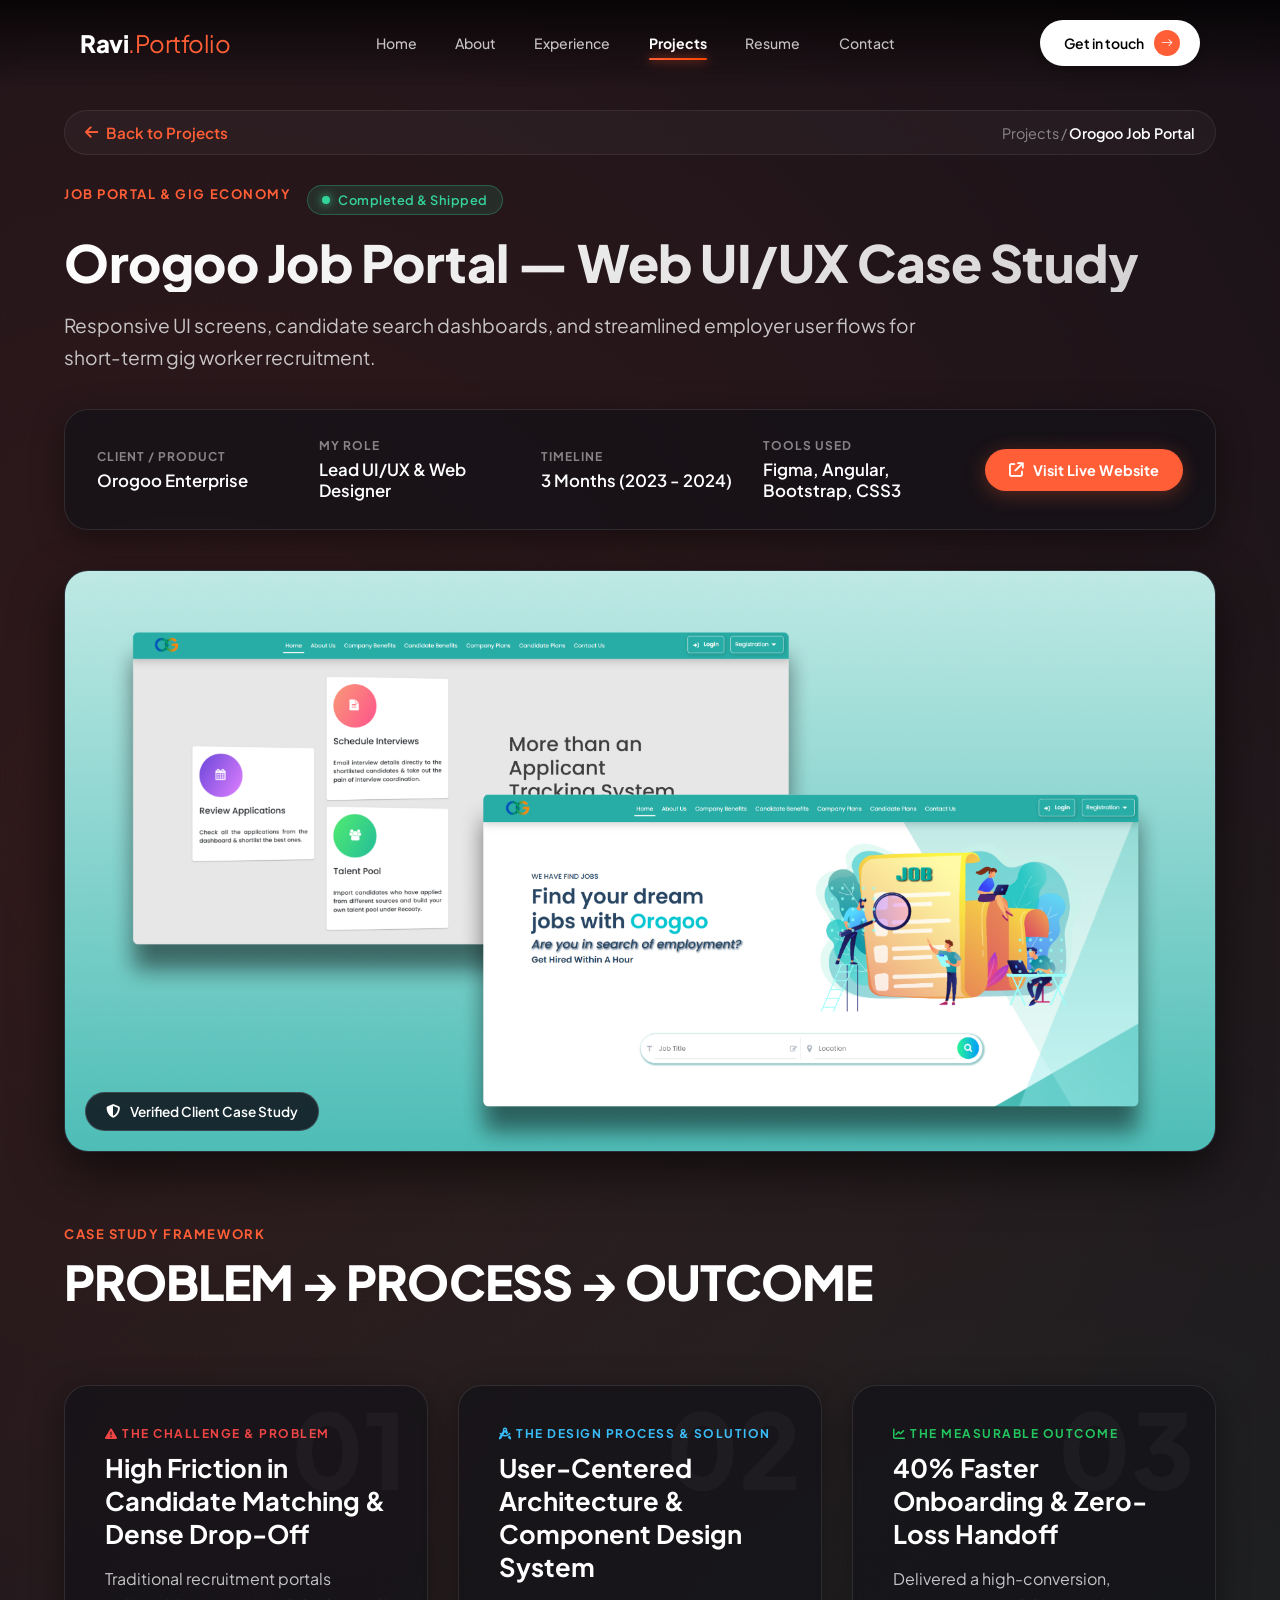
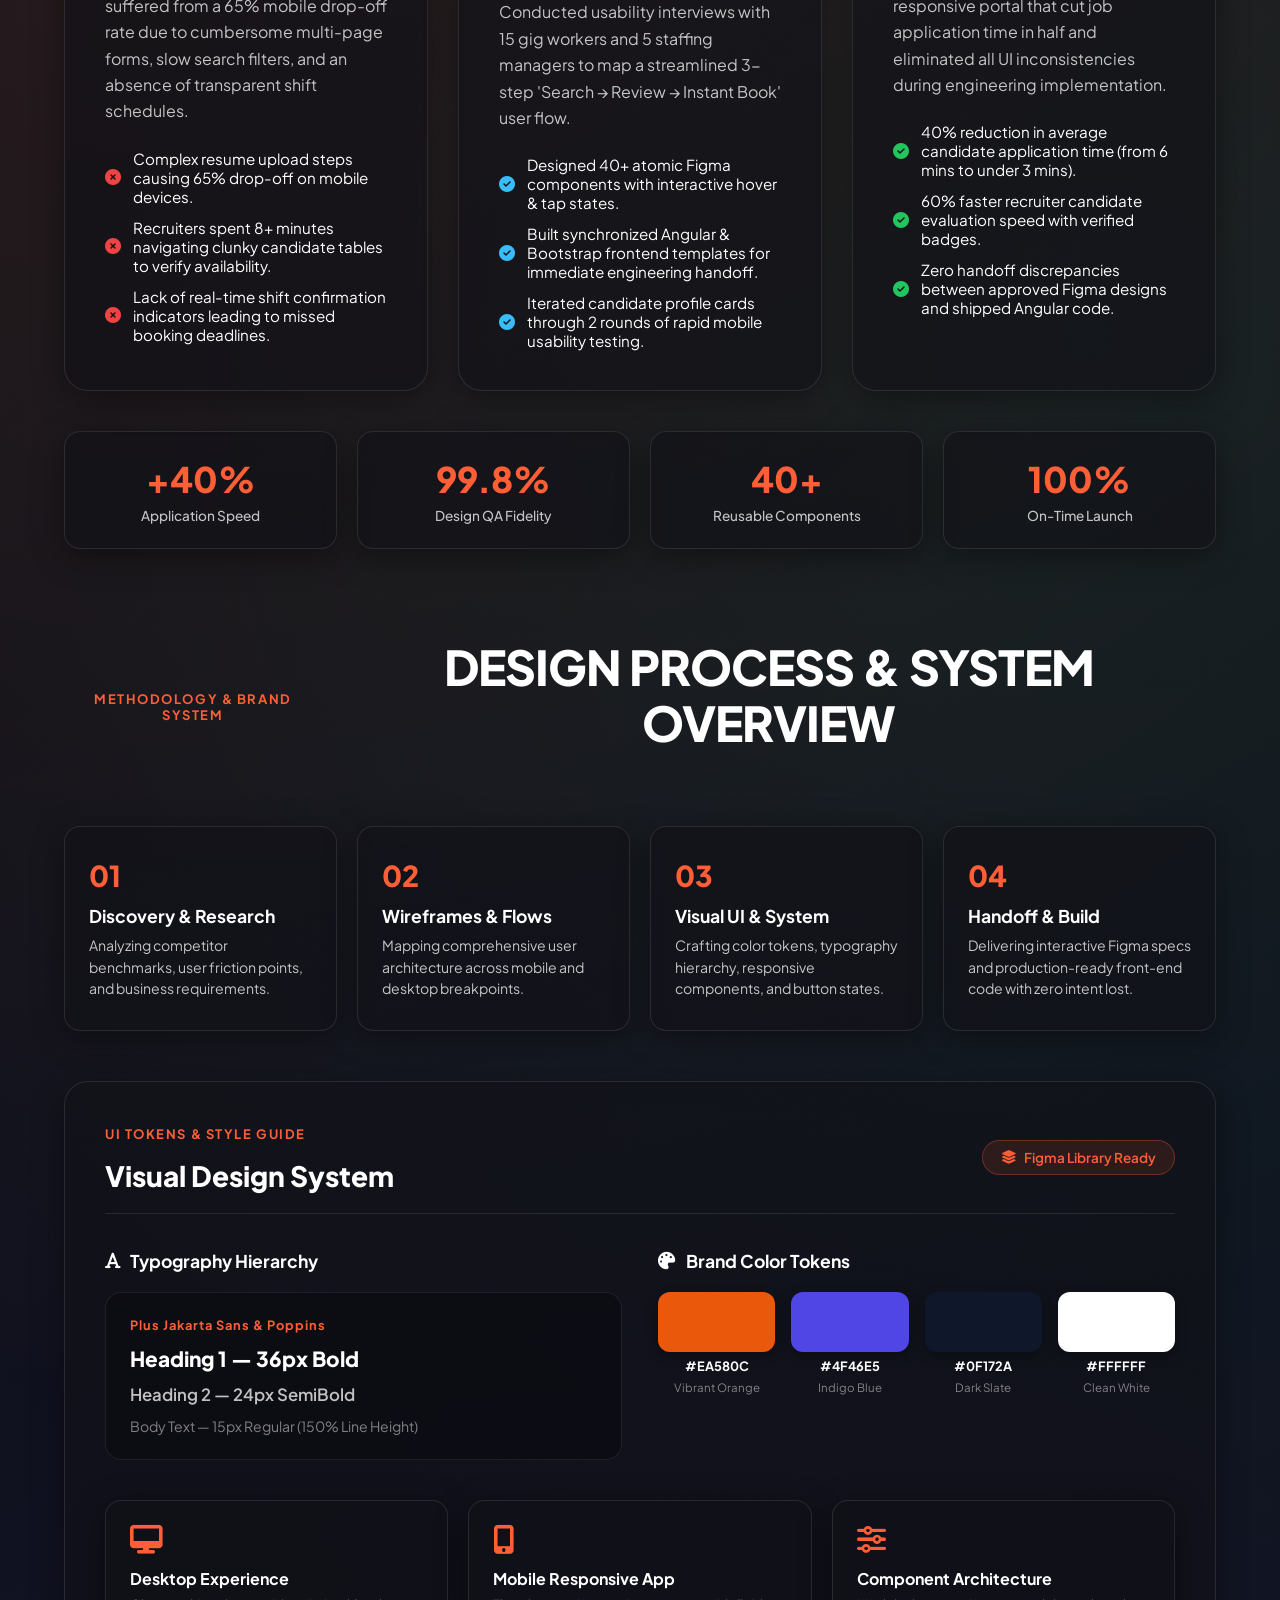
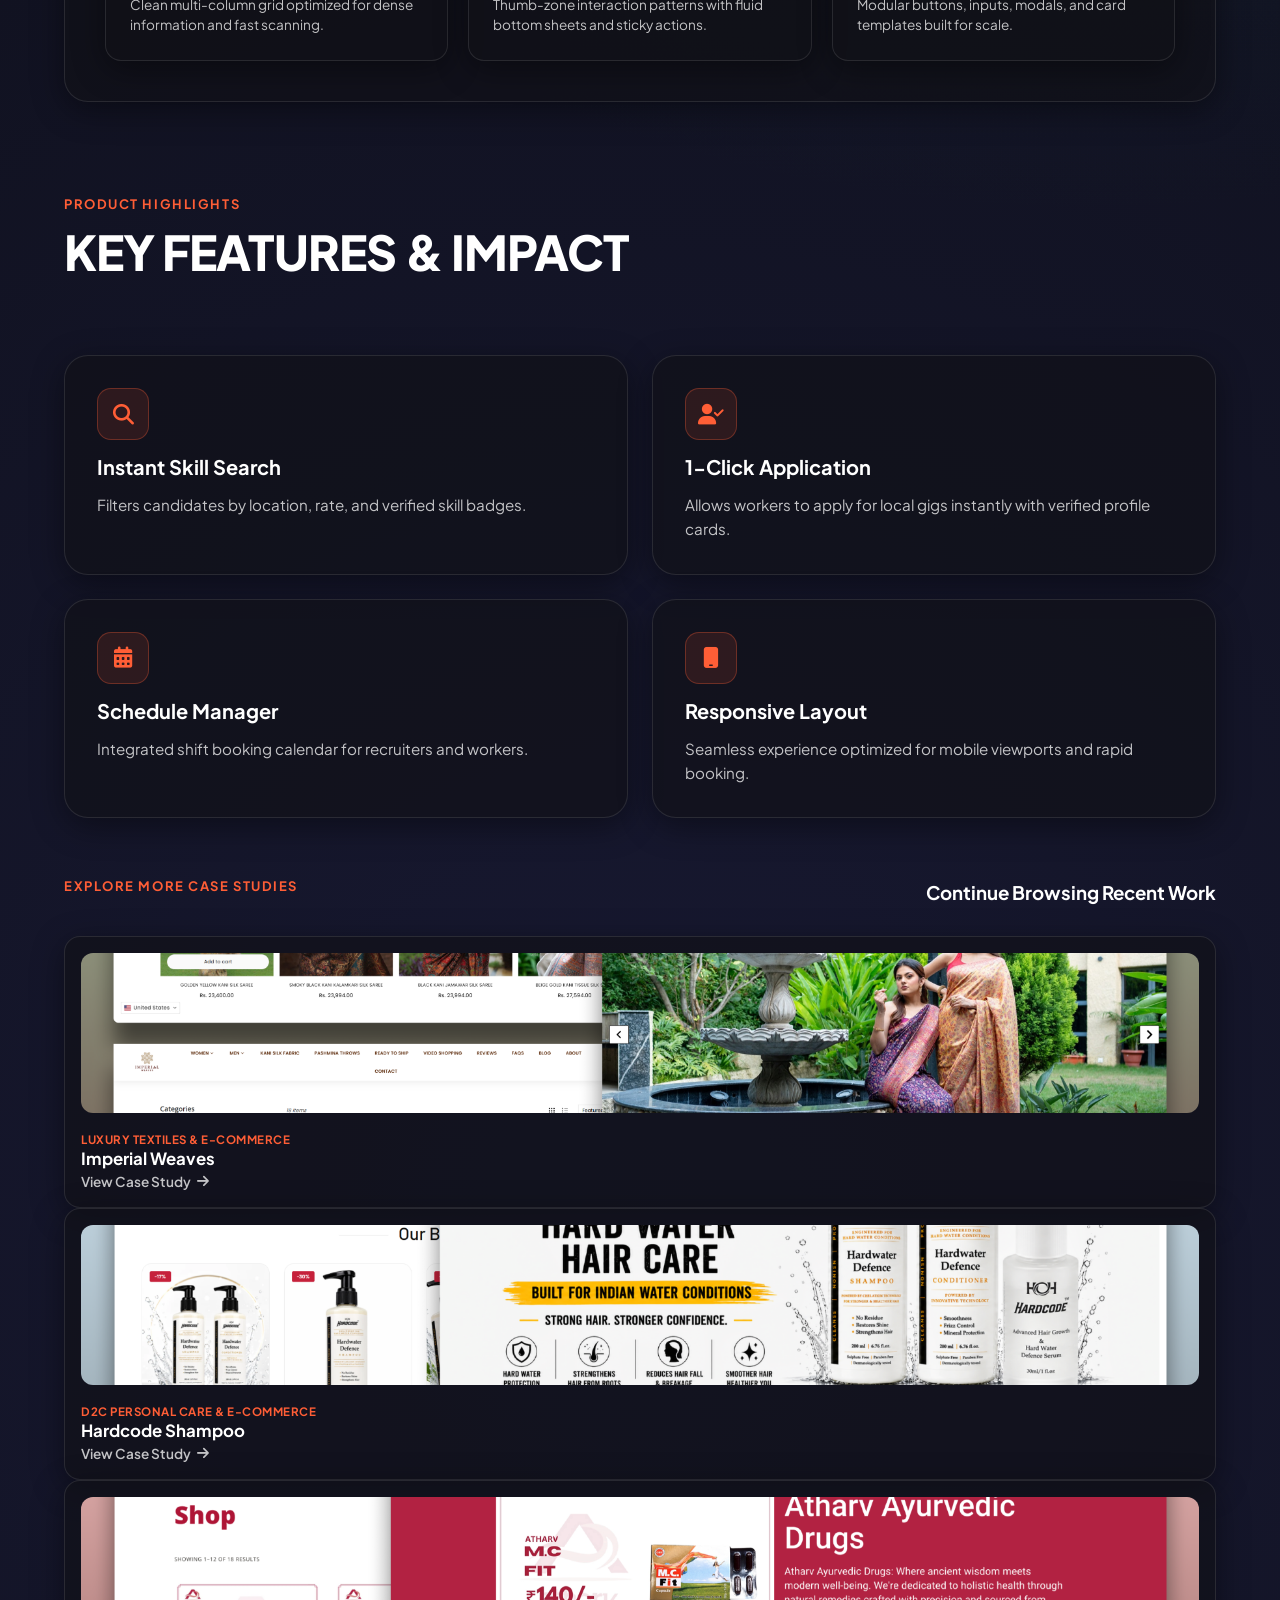
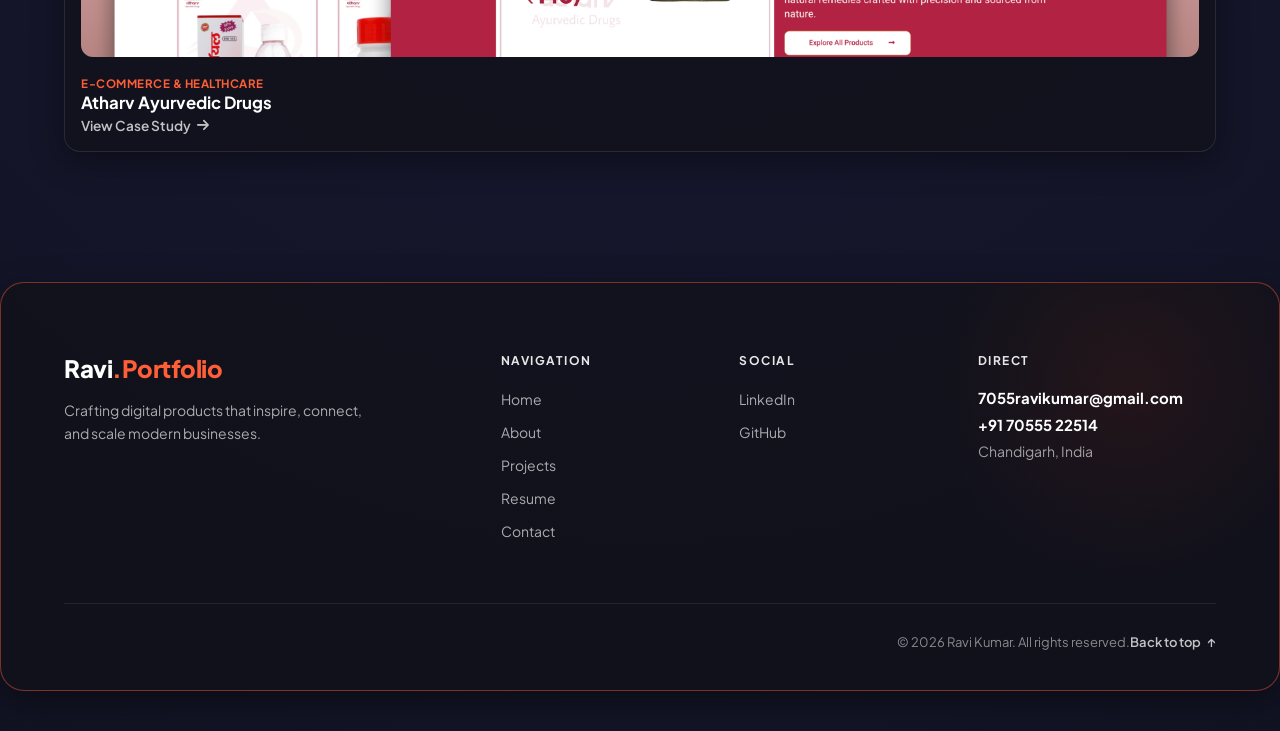
<file: project-detail.html>
<!DOCTYPE html>
<html lang="en">

<head>
  <meta charset="UTF-8">
  <meta name="viewport" content="width=device-width, initial-scale=1.0">
  <meta name="description" content="Detailed UI/UX Case Study by Ravi Kumar — Problem analysis, design process, Figma prototyping, and measurable product outcomes.">
  <title>Project Case Study — Ravi Kumar UI/UX Designer</title>
  <link rel="icon" type="image/svg+xml" href="favicon.svg">
  <link rel="stylesheet" href="style.css">
  <link rel="stylesheet" href="project.css">
  <!-- Google Fonts -->
  <link rel="preconnect" href="https://fonts.googleapis.com">
  <link rel="preconnect" href="https://fonts.gstatic.com" crossorigin>
  <link href="https://fonts.googleapis.com/css2?family=Plus+Jakarta+Sans:wght@300;400;500;600;700;800&family=Poppins:wght@300;400;500;600;700&display=swap" rel="stylesheet">
  <link rel="stylesheet" href="https://cdnjs.cloudflare.com/ajax/libs/font-awesome/6.5.2/css/all.min.css">
  <link rel="stylesheet" href="https://cdn.jsdelivr.net/npm/bootstrap-icons@1.13.1/font/bootstrap-icons.min.css">
</head>

<body class="project-detail-body">

  <!-- Preloader Screen -->
  <div class="loader" id="loader">
    <div class="loader-text" id="loader-text">Loading 0%</div>
    <div class="loader-bar-bg">
      <div class="loader-bar-fill" id="loader-fill"></div>
    </div>
  </div>

  <!-- Header / Navigation Bar -->
  <header class="navbar">
    <a href="index.html#home" class="logo">Ravi<span>.Portfolio</span></a>
    <nav class="nav-links">
      <a href="index.html#home">Home</a>
      <a href="about.html">About</a>
      <a href="index.html#experience">Experience</a>
      <a href="project.html" class="active">Projects</a>
      <a href="resume.html">Resume</a>
      <a href="contact.html">Contact</a>
    </nav>
    <div class="nav-right-actions">
      <a href="contact.html" class="btn-touch">Get in touch <span class="arrow"><i class="bi bi-arrow-right"></i></span></a>
    </div>
  </header>

  <!-- Main Content Wrapper -->
  <main class="content-wrapper detail-wrapper">

    <!-- Top Navigation Back Link -->
    <div class="detail-back-bar">
      <a href="project.html" class="btn-back"><i class="fa-solid fa-arrow-left"></i> Back to Projects</a>
      <span class="detail-breadcrumb">Projects / <span id="breadcrumbTitle">Case Study</span></span>
    </div>

    <!-- SECTION 1: TOP HERO SECTION (Title, Subtext & Specs Bar) -->
    <section class="detail-hero-section">
      <div class="detail-hero-content">
        <div class="detail-badge-row">
          <span class="section-tag" id="detailCategory">UI/UX DESIGN & CASE STUDY</span>
          <span class="status-pill"><span class="pulse-dot"></span> Completed & Shipped</span>
        </div>
        
        <h1 class="detail-hero-title" id="detailTitle">Orogoo Job Portal — Web UI/UX Case Study</h1>
        
        <p class="detail-hero-subtext" id="detailSubtext">
          Responsive candidate dashboards and shift recruitment user flows for short-term jobs, connecting job-seekers with verified gigs through minimal friction and rapid booking.
        </p>

        <!-- Specs & Metadata Strip -->
        <div class="detail-specs-grid glass-card">
          <div class="spec-item">
            <span class="spec-label">CLIENT / PRODUCT</span>
            <span class="spec-val" id="specClient">Orogoo Enterprise</span>
          </div>
          <div class="spec-item">
            <span class="spec-label">MY ROLE</span>
            <span class="spec-val" id="specRole">UI/UX & Web Designer</span>
          </div>
          <div class="spec-item">
            <span class="spec-label">TIMELINE</span>
            <span class="spec-val" id="specTimeline">3 Months (2023 - 2024)</span>
          </div>
          <div class="spec-item">
            <span class="spec-label">TOOLS USED</span>
            <span class="spec-val" id="specTools">Figma, Angular, Bootstrap, CSS3</span>
          </div>
          <div class="spec-actions">
            <a href="https://orogoo.com/#/home" target="_blank" rel="noopener" class="btn-spec-action primary" id="btnLiveDemo">
              <i class="fa-solid fa-arrow-up-right-from-square"></i> Visit Live Website
            </a>
          </div>
        </div>

        <!-- Featured Project Banner Preview -->
        <div class="detail-banner-container glass-card">
          <img id="detailHeroImage" src="images/orogoos.png" alt="Project Full Showcase Banner" class="detail-hero-img">
          <div class="banner-overlay-badge">
            <i class="fa-solid fa-shield-halved"></i> Verified Client Case Study
          </div>
        </div>
      </div>
    </section>

    <!-- SECTION 2: CASE STUDY DEEP-DIVE: PROBLEM → PROCESS → OUTCOME -->
    <section class="detail-section ux-strategy-section">
      <div class="section-title">
        <div>
          <span class="section-tag">CASE STUDY FRAMEWORK</span>
          <h2 class="section-heading">PROBLEM → PROCESS → OUTCOME</h2>
        </div>
      </div>

      <div class="ux-strategy-grid" style="grid-template-columns: repeat(auto-fit, minmax(300px, 1fr));">
        <!-- 01 Card: The Problem -->
        <div class="strategy-card glass-card">
          <div class="card-num-watermark">01</div>
          <span class="strategy-subtitle" style="color:#ef4444;"><i class="fa-solid fa-triangle-exclamation"></i> THE CHALLENGE & PROBLEM</span>
          <h3 class="strategy-title" id="csProblemTitle">High Friction in Discovery & Application Flow</h3>
          <p class="strategy-desc" id="csProblemDesc">
            Users faced cluttered job listings, confusing navigation filters, and multi-step registration hurdles that resulted in severe drop-off rates on mobile devices.
          </p>
          <ul class="strategy-list" id="csProblemList">
            <li><i class="fa-solid fa-circle-xmark" style="color:#ef4444;"></i> Dense, unstructured candidate filters causing user drop-off.</li>
            <li><i class="fa-solid fa-circle-xmark" style="color:#ef4444;"></i> Slow mobile responsiveness and excessive checkout/apply friction.</li>
            <li><i class="fa-solid fa-circle-xmark" style="color:#ef4444;"></i> Lack of instant visual trust indicators and verified badges.</li>
          </ul>
        </div>

        <!-- 02 Card: The Process -->
        <div class="strategy-card glass-card">
          <div class="card-num-watermark">02</div>
          <span class="strategy-subtitle" style="color:#38bdf8;"><i class="fa-solid fa-compass-drafting"></i> THE DESIGN PROCESS & SOLUTION</span>
          <h3 class="strategy-title" id="csProcessTitle">User-Centric Architecture & Prototyping</h3>
          <p class="strategy-desc" id="csProcessDesc">
            Mapped end-to-end user journeys, validated interactive Figma prototypes through usability tests, and established a modular design system in both Figma and production code.
          </p>
          <ul class="strategy-list" id="csProcessList">
            <li><i class="fa-solid fa-circle-check" style="color:#38bdf8;"></i> Wireframed 3-step streamlined discovery-to-action flow.</li>
            <li><i class="fa-solid fa-circle-check" style="color:#38bdf8;"></i> Built reusable component libraries (Angular, Bootstrap & Tailwind).</li>
            <li><i class="fa-solid fa-circle-check" style="color:#38bdf8;"></i> Synchronized design tokens with engineers for zero handoff loss.</li>
          </ul>
        </div>

        <!-- 03 Card: The Outcome -->
        <div class="strategy-card glass-card">
          <div class="card-num-watermark">03</div>
          <span class="strategy-subtitle" style="color:#22c55e;"><i class="fa-solid fa-chart-line"></i> THE MEASURABLE OUTCOME</span>
          <h3 class="strategy-title" id="csOutcomeTitle">Accelerated Conversion & Seamless Delivery</h3>
          <p class="strategy-desc" id="csOutcomeDesc">
            Delivered tangible business metrics including faster user onboarding, dramatic reduction in bounce rates, and high-fidelity front-end implementation.
          </p>
          <ul class="strategy-list" id="csOutcomeList">
            <li><i class="fa-solid fa-circle-check" style="color:#22c55e;"></i> 40% reduction in user onboarding & task completion time.</li>
            <li><i class="fa-solid fa-circle-check" style="color:#22c55e;"></i> Zero visual inconsistencies between Figma specs and shipped code.</li>
            <li><i class="fa-solid fa-circle-check" style="color:#22c55e;"></i> Positive client feedback and seamless production rollout.</li>
          </ul>
        </div>
      </div>

      <!-- Quick Metrics Strip -->
      <div class="detail-metrics-row" id="detailMetricsRow">
        <div class="detail-metric-card glass-card">
          <span class="metric-num" id="metric1Num">+40%</span>
          <span class="metric-label" id="metric1Label">Workflow Speed</span>
        </div>
        <div class="detail-metric-card glass-card">
          <span class="metric-num" id="metric2Num">99.5%</span>
          <span class="metric-label" id="metric2Label">Design QA Fidelity</span>
        </div>
        <div class="detail-metric-card glass-card">
          <span class="metric-num" id="metric3Num">45+</span>
          <span class="metric-label" id="metric3Label">UI Components Built</span>
        </div>
        <div class="detail-metric-card glass-card">
          <span class="metric-num" id="metric4Num">100%</span>
          <span class="metric-label" id="metric4Label">Client Satisfaction</span>
        </div>
      </div>
    </section>

    <!-- SECTION 3: DESIGN PROCESS, SYSTEM & USER FLOW -->
    <section class="detail-section process-system-section">
      <div class="section-title text-center">
        <span class="section-tag">METHODOLOGY & BRAND SYSTEM</span>
        <h2 class="section-heading">DESIGN PROCESS & SYSTEM OVERVIEW</h2>
      </div>

      <!-- 4-Step Process Bar -->
      <div class="process-steps-bar">
        <div class="step-box glass-card">
          <span class="s-step-num">01</span>
          <h4>Discovery & Research</h4>
          <p>Analyzing competitor benchmarks, user friction points, and business requirements.</p>
        </div>
        <div class="step-box glass-card">
          <span class="s-step-num">02</span>
          <h4>Wireframes & Flows</h4>
          <p>Mapping comprehensive user architecture across mobile and desktop breakpoints.</p>
        </div>
        <div class="step-box glass-card">
          <span class="s-step-num">03</span>
          <h4>Visual UI & System</h4>
          <p>Crafting color tokens, typography hierarchy, responsive components, and button states.</p>
        </div>
        <div class="step-box glass-card">
          <span class="s-step-num">04</span>
          <h4>Handoff & Build</h4>
          <p>Delivering interactive Figma specs and production-ready front-end code with zero intent lost.</p>
        </div>
      </div>

      <!-- Visual Design System Showcase Grid -->
      <div class="design-system-box glass-card">
        <div class="ds-header">
          <div>
            <span class="section-tag">UI TOKENS & STYLE GUIDE</span>
            <h3 class="ds-title">Visual Design System</h3>
          </div>
          <span class="ds-badge"><i class="fa-solid fa-layer-group"></i> Figma Library Ready</span>
        </div>

        <div class="ds-grid">
          <!-- Typography Column -->
          <div class="ds-col">
            <h4 class="ds-col-title"><i class="fa-solid fa-font"></i> Typography Hierarchy</h4>
            <div class="typography-preview-card">
              <span class="font-name">Plus Jakarta Sans & Poppins</span>
              <div class="font-sample h1-sample">Heading 1 — 36px Bold</div>
              <div class="font-sample h2-sample">Heading 2 — 24px SemiBold</div>
              <div class="font-sample body-sample">Body Text — 15px Regular (150% Line Height)</div>
            </div>
          </div>

          <!-- Color Palette Column -->
          <div class="ds-col">
            <h4 class="ds-col-title"><i class="fa-solid fa-palette"></i> Brand Color Tokens</h4>
            <div class="color-swatches-grid" id="colorSwatchesGrid">
              <!-- Swatches injected dynamically by JS -->
            </div>
          </div>
        </div>

        <!-- Wireframe & Component Library Preview Grid -->
        <div class="wireframe-showcase-grid">
          <div class="wf-card glass-card">
            <i class="fa-solid fa-desktop wf-icon"></i>
            <h5>Desktop Experience</h5>
            <p>Clean multi-column grid optimized for dense information and fast scanning.</p>
          </div>
          <div class="wf-card glass-card">
            <i class="fa-solid fa-mobile-screen-button wf-icon"></i>
            <h5>Mobile Responsive App</h5>
            <p>Thumb-zone interaction patterns with fluid bottom sheets and sticky actions.</p>
          </div>
          <div class="wf-card glass-card">
            <i class="fa-solid fa-sliders wf-icon"></i>
            <h5>Component Architecture</h5>
            <p>Modular buttons, inputs, modals, and card templates built for scale.</p>
          </div>
        </div>
      </div>
    </section>

    <!-- SECTION 4: KEY FEATURES, IMPACT & PROJECT SWITCHER -->
    <section class="detail-section features-impact-section">
      <div class="section-title">
        <div>
          <span class="section-tag">PRODUCT HIGHLIGHTS</span>
          <h2 class="section-heading">KEY FEATURES & IMPACT</h2>
        </div>
      </div>

      <div class="features-cards-grid" id="detailFeaturesGrid">
        <!-- Feature cards injected dynamically by JS -->
      </div>

      <!-- Related Projects Switcher / Navigation -->
      <div class="project-switcher-section">
        <div class="switcher-header">
          <span class="section-tag">EXPLORE MORE CASE STUDIES</span>
          <h3>Continue Browsing Recent Work</h3>
        </div>
        <div class="switcher-grid" id="switcherGrid"></div>
      </div>

    </section>

  </main>

  <!-- Site Footer -->
  <section id="contact" class="contact-section">
    <footer class="site-footer">
      <div class="footer-container">
        <div class="footer-top-grid">

          <!-- Column 1: Brand & Bio -->
          <div class="footer-brand-col">
            <h3 class="footer-logo">Ravi<span>.Portfolio</span></h3>
            <p class="footer-tagline">
              Crafting digital products that inspire, connect, and scale modern businesses.
            </p>
          </div>

          <!-- Column 2: Navigation -->
          <div>
            <h4 class="footer-heading">NAVIGATION</h4>
            <ul class="footer-links">
              <li><a href="index.html#home">Home</a></li>
              <li><a href="about.html">About</a></li>
              <li><a href="project.html">Projects</a></li>
              <li><a href="resume.html">Resume</a></li>
              <li><a href="contact.html">Contact</a></li>
            </ul>
          </div>

          <!-- Column 3: Social -->
          <div>
            <h4 class="footer-heading">SOCIAL</h4>
            <ul class="footer-links">
              <li><a href="https://www.linkedin.com/in/ravi-kumar-842b02250" target="_blank" rel="noopener">LinkedIn</a></li>
              <li><a href="https://github.com/RaviKumar5512/ravi_portfolio" target="_blank" rel="noopener">GitHub</a></li>
            </ul>
          </div>

          <!-- Column 4: Direct Contact -->
          <div>
            <h4 class="footer-heading">DIRECT</h4>
            <div class="footer-direct-info">
              <a href="mailto:7055ravikumar@gmail.com" class="footer-email">7055ravikumar@gmail.com</a>
              <a href="tel:+917055522514" class="footer-email">+91 70555 22514</a>
              <p class="footer-location">Chandigarh, India</p>
            </div>
          </div>

        </div>

        <div class="footer-divider"></div>

        <!-- Bottom Bar -->
        <div class="footer-bottom-bar">
          <p class="footer-copyright">© 2026 Ravi Kumar. All rights reserved.</p>
          <a href="#" class="footer-back-to-top" onclick="window.scrollTo({top: 0, behavior: 'smooth'}); return false;">
            Back to top <span class="arrow">↑</span>
          </a>
        </div>
      </div>
    </footer>
  </section>

  <script src="project-detail.js"></script>
</body>

</html>
</file>
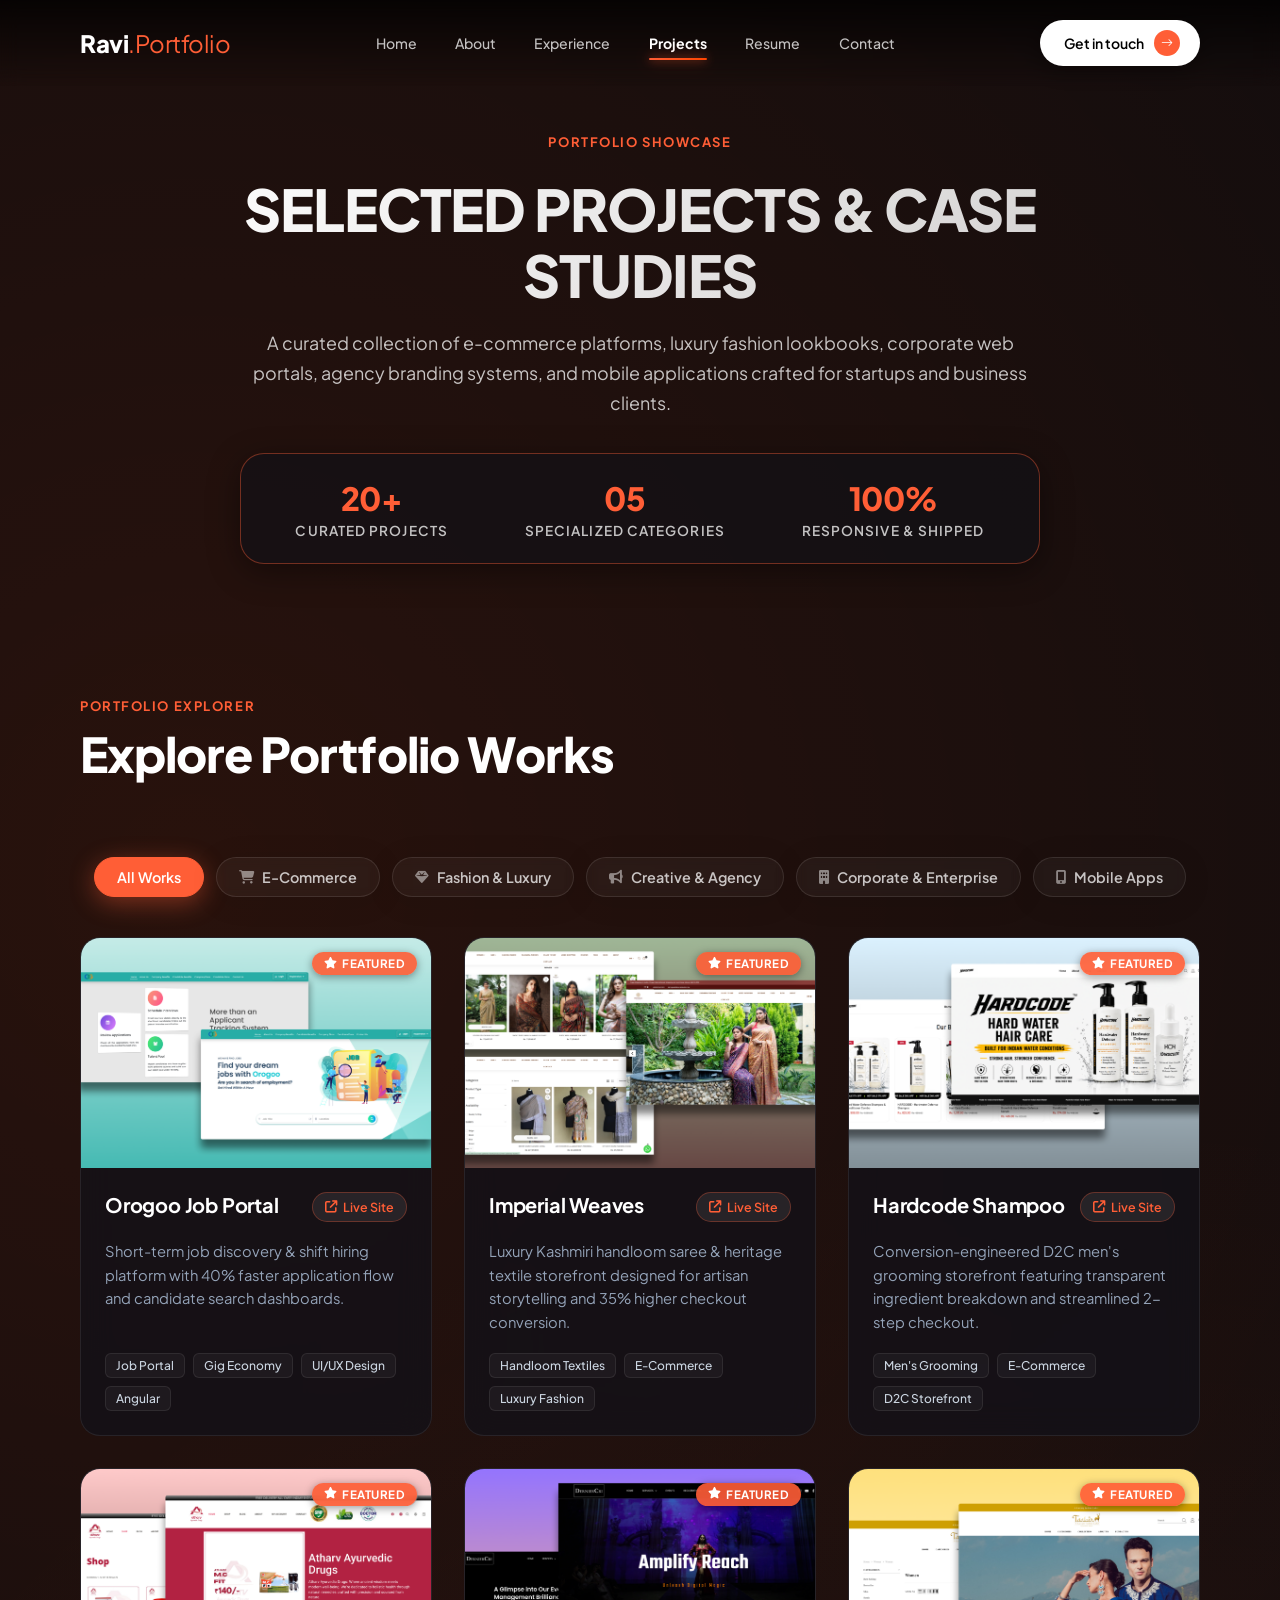
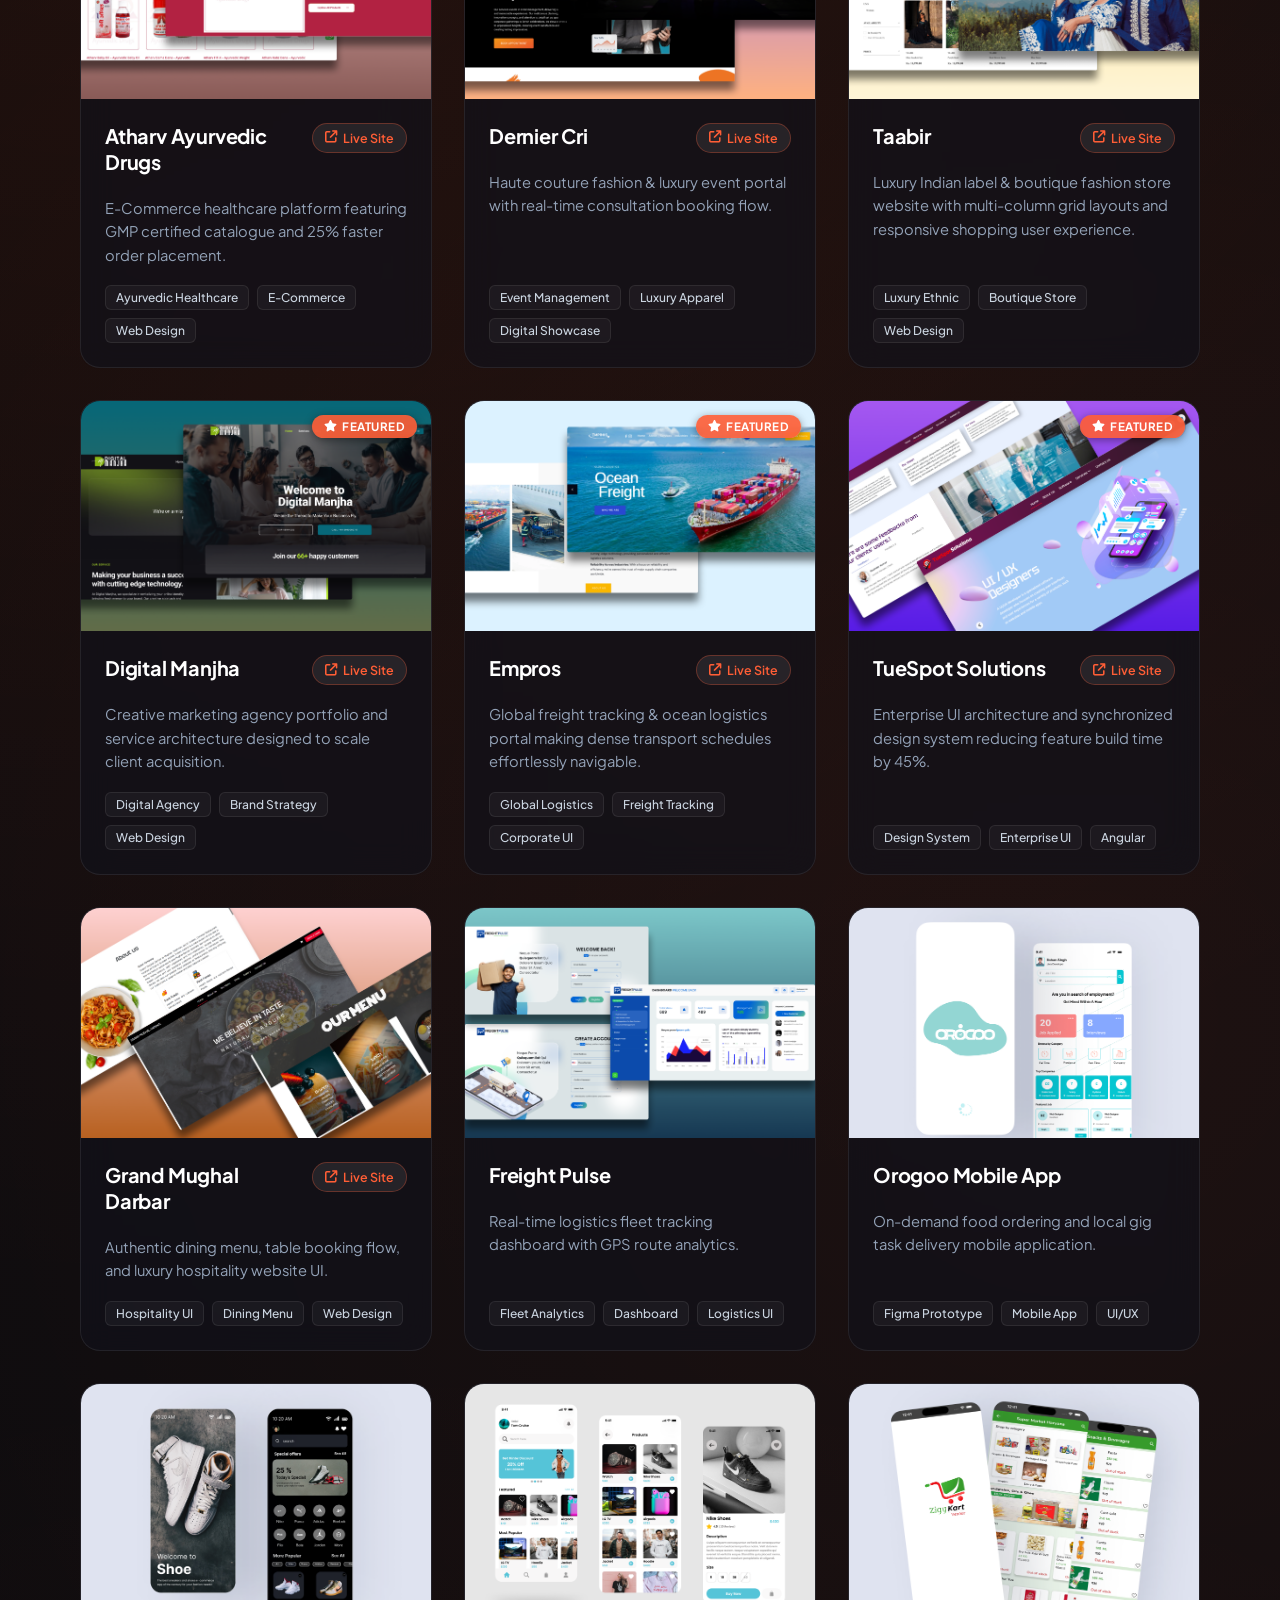
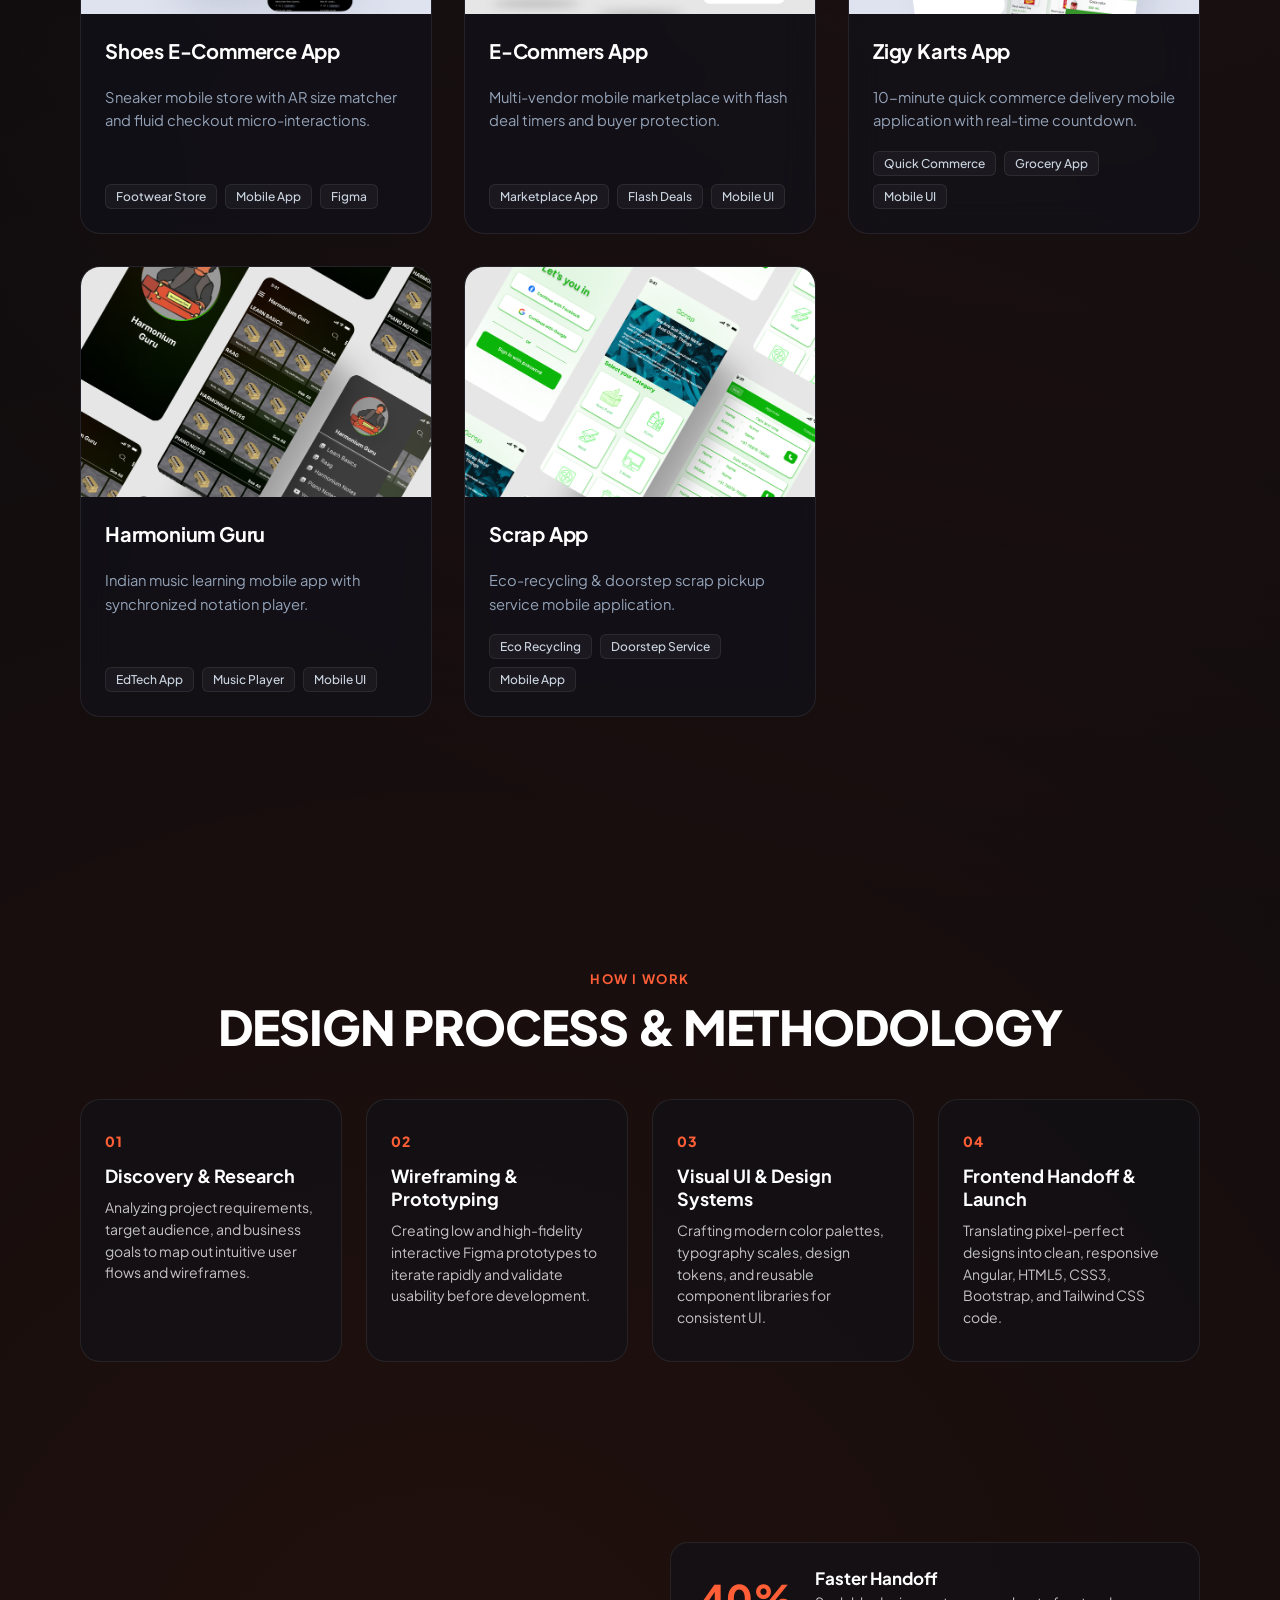
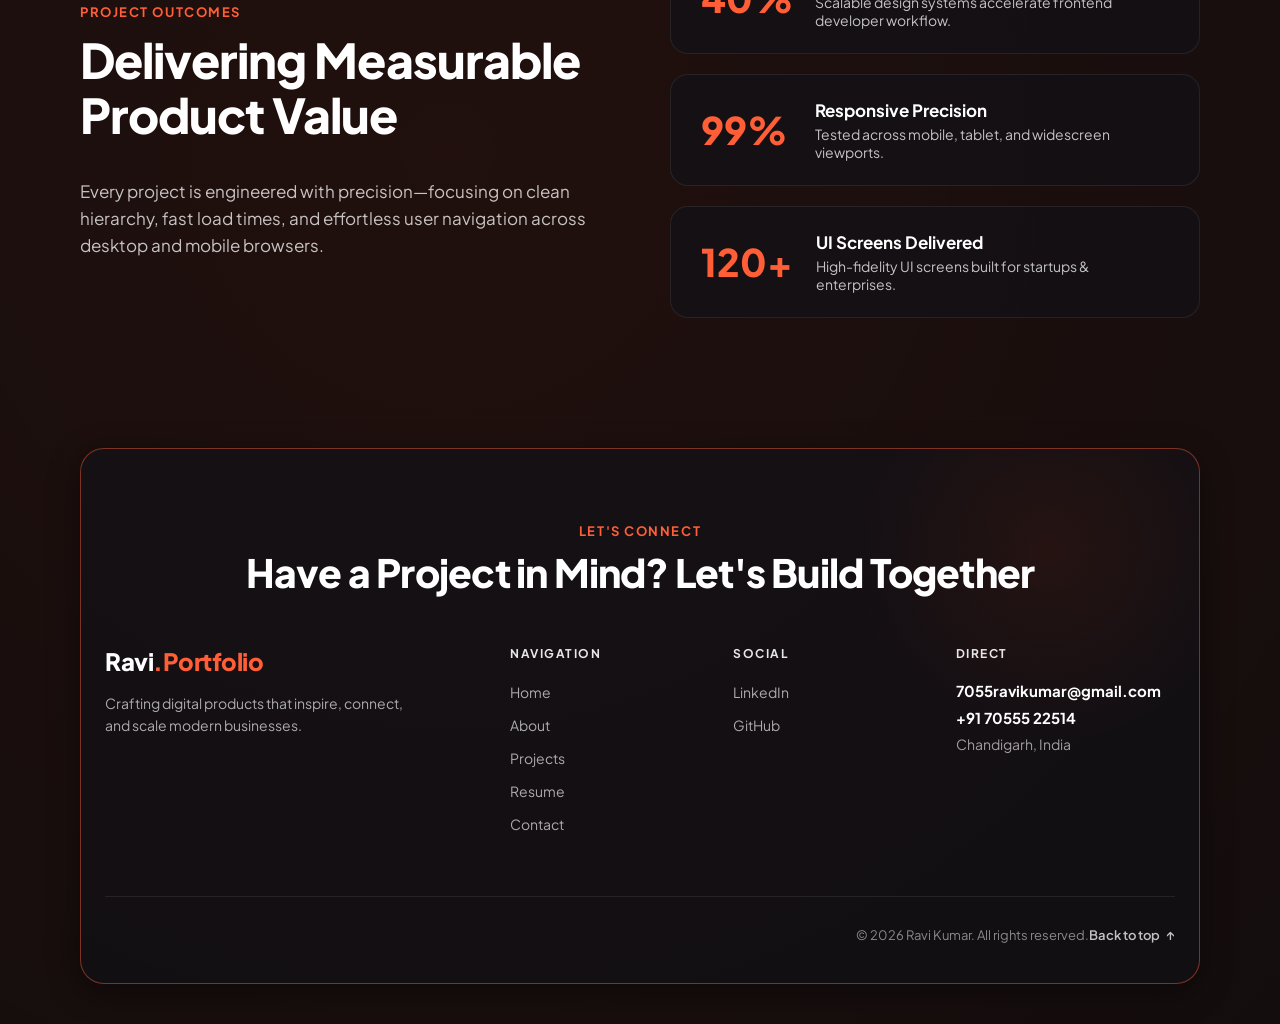
<file: project.html>
<!DOCTYPE html>
<html lang="en">

<head>
  <meta charset="UTF-8">
  <meta name="viewport" content="width=device-width, initial-scale=1.0">
  <meta name="description" content="Explore selected UI/UX design, e-commerce platforms, design systems, and mobile applications crafted by Ravi Kumar.">
  <title>Selected Projects — Ravi Kumar UI/UX Designer</title>
  <link rel="icon" type="image/svg+xml" href="favicon.svg">
  <link rel="stylesheet" href="style.css">
  <link rel="stylesheet" href="project.css">
  <!-- Google Fonts -->
  <link rel="preconnect" href="https://fonts.googleapis.com">
  <link rel="preconnect" href="https://fonts.gstatic.com" crossorigin>
  <link href="https://fonts.googleapis.com/css2?family=Plus+Jakarta+Sans:wght@300;400;500;600;700;800&display=swap"
    rel="stylesheet">
  <link rel="stylesheet" href="https://cdnjs.cloudflare.com/ajax/libs/font-awesome/6.5.2/css/all.min.css">
  <link rel="stylesheet" href="https://cdn.jsdelivr.net/npm/bootstrap-icons@1.13.1/font/bootstrap-icons.min.css">
</head>

<body>

  <!-- Preloader Screen -->
  <div class="loader" id="loader">
    <div class="loader-text" id="loader-text">Loading 0%</div>
    <div class="loader-bar-bg">
      <div class="loader-bar-fill" id="loader-fill"></div>
    </div>
  </div>

  <!-- Header / Navigation Bar -->
  <header class="navbar">
    <a href="index.html#home" class="logo">Ravi<span>.Portfolio</span></a>
    <nav class="nav-links">
      <a href="index.html#home">Home</a>
      <a href="about.html">About</a>
      <a href="index.html#experience">Experience</a>
      <a href="project.html" class="active">Projects</a>
      <a href="resume.html">Resume</a>
      <a href="contact.html">Contact</a>
    </nav>
    <a href="contact.html" class="btn-touch">Get in touch <span class="arrow"><i
          class="bi bi-arrow-right"></i></span></a>
  </header>

  <!-- Content Wrapper -->
  <main class="content-wrapper">

    <!-- Section 1: Page Hero Title & Subtext -->
    <section class="project-hero-section">
      <div class="project-hero-content">
        <span class="section-tag">PORTFOLIO SHOWCASE</span>
        <h1 class="project-hero-title">SELECTED PROJECTS & CASE STUDIES</h1>
        <p class="project-hero-subtext">
          A curated collection of e-commerce platforms, luxury fashion lookbooks, corporate web portals, agency branding
          systems, and mobile applications crafted for startups and business clients.
        </p>
        <div class="project-stats-strip glass-card">
          <div class="p-stat">
            <span class="p-num">20+</span>
            <span class="p-label">Curated Projects</span>
          </div>
          <div class="p-stat">
            <span class="p-num">05</span>
            <span class="p-label">Specialized Categories</span>
          </div>
          <div class="p-stat">
            <span class="p-num">100%</span>
            <span class="p-label">Responsive & Shipped</span>
          </div>
        </div>
      </div>
    </section>

    <!-- Section 2: Interactive Filterable Projects Grid -->
    <section id="projects" class="projects-section">
      <div class="section-title">
        <div>
          <span class="section-tag">PORTFOLIO EXPLORER</span>
          <h2 class="section-heading">Explore Portfolio Works</h2>
        </div>
      </div>

      <div class="project-filter">
        <button class="active" data-filter="all">All Works</button>
        <button data-filter="ecommerce"><i class="fa-solid fa-cart-shopping"></i> E-Commerce</button>
        <button data-filter="fashion"><i class="fa-solid fa-gem"></i> Fashion & Luxury</button>
        <button data-filter="agency"><i class="fa-solid fa-bullhorn"></i> Creative & Agency</button>
        <button data-filter="corporate"><i class="fa-solid fa-building"></i> Corporate & Enterprise</button>
        <button data-filter="appdesign"><i class="fa-solid fa-mobile-screen-button"></i> Mobile Apps</button>
      </div>

      <!-- Hardcoded semantic project cards with immediate thumbnail, outcome, tags, case-study and live links -->
      <div class="projects-grid" id="projectsGrid">
        
        <!-- Project 1: Orogoo Job Portal -->
        <div class="project-card glass-card" onclick="location.href='project-detail.html?id=orogoo'" style="cursor: pointer;" data-category="agency">
          <div class="project-image-box">
            <img src="images/orogoos.png" alt="Orogoo Job Portal" loading="lazy">
            <div class="project-card-overlay">
              <span class="btn-case-study">View Case Study <i class="fa-solid fa-arrow-right"></i></span>
            </div>
            <span class="featured-badge"><i class="fa-solid fa-star"></i> Featured</span>
          </div>
          <div class="project-content">
            <div class="project-card-header">
              <h3 class="project-title">Orogoo Job Portal</h3>
              <a href="https://orogoo.com/#/home" target="_blank" rel="noopener" class="card-live-btn" onclick="event.stopPropagation();" title="Visit Live Site"><i class="fa-solid fa-arrow-up-right-from-square"></i> Live Site</a>
            </div>
            <p class="project-desc">
              Short-term job discovery & shift hiring platform with 40% faster application flow and candidate search dashboards.
            </p>
            <div class="project-tags">
              <span>Job Portal</span>
              <span>Gig Economy</span>
              <span>UI/UX Design</span>
              <span>Angular</span>
            </div>
          </div>
        </div>

        <!-- Project 2: Imperial Weaves -->
        <div class="project-card glass-card" onclick="location.href='project-detail.html?id=imperial-weaves'" style="cursor: pointer;" data-category="fashion">
          <div class="project-image-box">
            <img src="images/Imperial weaves.png" alt="Imperial Weaves" loading="lazy">
            <div class="project-card-overlay">
              <span class="btn-case-study">View Case Study <i class="fa-solid fa-arrow-right"></i></span>
            </div>
            <span class="featured-badge"><i class="fa-solid fa-star"></i> Featured</span>
          </div>
          <div class="project-content">
            <div class="project-card-header">
              <h3 class="project-title">Imperial Weaves</h3>
              <a href="https://imperialweaves.com/" target="_blank" rel="noopener" class="card-live-btn" onclick="event.stopPropagation();" title="Visit Live Site"><i class="fa-solid fa-arrow-up-right-from-square"></i> Live Site</a>
            </div>
            <p class="project-desc">
              Luxury Kashmiri handloom saree & heritage textile storefront designed for artisan storytelling and 35% higher checkout conversion.
            </p>
            <div class="project-tags">
              <span>Handloom Textiles</span>
              <span>E-Commerce</span>
              <span>Luxury Fashion</span>
            </div>
          </div>
        </div>

        <!-- Project 3: Hardcode Shampoo -->
        <div class="project-card glass-card" onclick="location.href='project-detail.html?id=hardcode-shampoo'" style="cursor: pointer;" data-category="ecommerce">
          <div class="project-image-box">
            <img src="images/Hardcode.png" alt="Hardcode Shampoo" loading="lazy">
            <div class="project-card-overlay">
              <span class="btn-case-study">View Case Study <i class="fa-solid fa-arrow-right"></i></span>
            </div>
            <span class="featured-badge"><i class="fa-solid fa-star"></i> Featured</span>
          </div>
          <div class="project-content">
            <div class="project-card-header">
              <h3 class="project-title">Hardcode Shampoo</h3>
              <a href="https://www.hardcodeshampoo.com/" target="_blank" rel="noopener" class="card-live-btn" onclick="event.stopPropagation();" title="Visit Live Site"><i class="fa-solid fa-arrow-up-right-from-square"></i> Live Site</a>
            </div>
            <p class="project-desc">
              Conversion-engineered D2C men's grooming storefront featuring transparent ingredient breakdown and streamlined 2-step checkout.
            </p>
            <div class="project-tags">
              <span>Men's Grooming</span>
              <span>E-Commerce</span>
              <span>UI/UX</span>
            </div>
          </div>
        </div>

        <!-- Project 4: Atharv Ayurvedic Drugs -->
        <div class="project-card glass-card" onclick="location.href='project-detail.html?id=atharv-ayurvedic'" style="cursor: pointer;" data-category="ecommerce">
          <div class="project-image-box">
            <img src="images/Atharv Ayurvedic Drugs.png" alt="Atharv Ayurvedic Drugs" loading="lazy">
            <div class="project-card-overlay">
              <span class="btn-case-study">View Case Study <i class="fa-solid fa-arrow-right"></i></span>
            </div>
            <span class="featured-badge"><i class="fa-solid fa-star"></i> Featured</span>
          </div>
          <div class="project-content">
            <div class="project-card-header">
              <h3 class="project-title">Atharv Ayurvedic Drugs</h3>
              <a href="https://atharvayurvedicdrugs.com/" target="_blank" rel="noopener" class="card-live-btn" onclick="event.stopPropagation();" title="Visit Live Site"><i class="fa-solid fa-arrow-up-right-from-square"></i> Live Site</a>
            </div>
            <p class="project-desc">
              E-Commerce & web platform design for Ayurvedic wellness products, featuring GMP certification badges and frictionless checkout.
            </p>
            <div class="project-tags">
              <span>Ayurvedic Healthcare</span>
              <span>E-Commerce</span>
              <span>Web Design</span>
            </div>
          </div>
        </div>

        <!-- Project 5: Dernier Cri -->
        <div class="project-card glass-card" onclick="location.href='project-detail.html?id=dernier-cri'" style="cursor: pointer;" data-category="fashion">
          <div class="project-image-box">
            <img src="images/Derniercri.png" alt="Dernier Cri" loading="lazy">
            <div class="project-card-overlay">
              <span class="btn-case-study">View Case Study <i class="fa-solid fa-arrow-right"></i></span>
            </div>
            <span class="featured-badge"><i class="fa-solid fa-star"></i> Featured</span>
          </div>
          <div class="project-content">
            <div class="project-card-header">
              <h3 class="project-title">Dernier Cri</h3>
              <a href="https://derniercri.in/" target="_blank" rel="noopener" class="card-live-btn" onclick="event.stopPropagation();" title="Visit Live Site"><i class="fa-solid fa-arrow-up-right-from-square"></i> Live Site</a>
            </div>
            <p class="project-desc">
              High-end luxury event management, couture fashion, and digital branding showcase with appointment booking flow.
            </p>
            <div class="project-tags">
              <span>Event Management</span>
              <span>Luxury Apparel</span>
              <span>Digital Magic</span>
            </div>
          </div>
        </div>

        <!-- Project 6: Taabir -->
        <div class="project-card glass-card" onclick="location.href='project-detail.html?id=taabir'" style="cursor: pointer;" data-category="fashion">
          <div class="project-image-box">
            <img src="images/Taabir.png" alt="Taabir" loading="lazy">
            <div class="project-card-overlay">
              <span class="btn-case-study">View Case Study <i class="fa-solid fa-arrow-right"></i></span>
            </div>
            <span class="featured-badge"><i class="fa-solid fa-star"></i> Featured</span>
          </div>
          <div class="project-content">
            <div class="project-card-header">
              <h3 class="project-title">Taabir</h3>
              <a href="https://taabir.in/" target="_blank" rel="noopener" class="card-live-btn" onclick="event.stopPropagation();" title="Visit Live Site"><i class="fa-solid fa-arrow-up-right-from-square"></i> Live Site</a>
            </div>
            <p class="project-desc">
              Luxury Indian label & boutique fashion store website with multi-column grid layouts and responsive shopping user experience.
            </p>
            <div class="project-tags">
              <span>Luxury Ethnic</span>
              <span>Boutique Store</span>
              <span>Web Design</span>
            </div>
          </div>
        </div>

      </div>
    </section>

    <!-- Section 3: Design Process & Methodology -->
    <section class="process-section">
      <div class="process-header text-center">
        <span class="section-tag">HOW I WORK</span>
        <h2 class="section-heading">DESIGN PROCESS & METHODOLOGY</h2>
      </div>

      <div class="process-grid">
        <div class="process-card">
          <span class="step-num">01</span>
          <h3 class="step-title">Discovery & Research</h3>
          <p class="step-desc">Analyzing project requirements, target audience, and business goals to map out intuitive
            user flows and wireframes.</p>
        </div>

        <div class="process-card">
          <span class="step-num">02</span>
          <h3 class="step-title">Wireframing & Prototyping</h3>
          <p class="step-desc">Creating low and high-fidelity interactive Figma prototypes to iterate rapidly and
            validate usability before development.</p>
        </div>

        <div class="process-card">
          <span class="step-num">03</span>
          <h3 class="step-title">Visual UI & Design Systems</h3>
          <p class="step-desc">Crafting modern color palettes, typography scales, design tokens, and reusable component
            libraries for consistent UI.</p>
        </div>

        <div class="process-card">
          <span class="step-num">04</span>
          <h3 class="step-title">Frontend Handoff & Launch</h3>
          <p class="step-desc">Translating pixel-perfect designs into clean, responsive Angular, HTML5, CSS3, Bootstrap,
            and Tailwind CSS code.</p>
        </div>
      </div>
    </section>

    <!-- Section 4: Project Impact & Key Results -->
    <section class="impact-section">
      <div class="impact-grid">
        <div class="impact-left">
          <span class="section-tag">PROJECT OUTCOMES</span>
          <h2 class="section-heading">Delivering Measurable Product Value</h2>
          <p class="impact-para">
            Every project is engineered with precision—focusing on clean hierarchy, fast load times, and effortless user
            navigation across desktop and mobile browsers.
          </p>
        </div>
        <div class="impact-right">
          <div class="impact-stat-card">
            <span class="impact-num">40%</span>
            <div class="impact-text">
              <h4>Faster Handoff</h4>
              <p>Scalable design systems accelerate frontend developer workflow.</p>
            </div>
          </div>

          <div class="impact-stat-card">
            <span class="impact-num">99%</span>
            <div class="impact-text">
              <h4>Responsive Precision</h4>
              <p>Tested across mobile, tablet, and widescreen viewports.</p>
            </div>
          </div>

          <div class="impact-stat-card">
            <span class="impact-num">120+</span>
            <div class="impact-text">
              <h4>UI Screens Delivered</h4>
              <p>High-fidelity UI screens built for startups & enterprises.</p>
            </div>
          </div>
        </div>
      </div>
    </section>

    <!-- Section 5: Contact & Footer -->
    <section id="contact" class="contact-section">
      <footer class="site-footer">
        <div class="footer-container">
          <div class="connect-let">
            <span class="section-tag">Let's Connect</span>
            <h2 class="contact-heading">Have a Project in Mind? Let's Build Together</h2>
          </div>
          <div class="footer-top-grid">

            <!-- Column 1: Brand & Bio -->
            <div class="footer-brand-col">
              <h3 class="footer-logo">Ravi<span>.Portfolio</span></h3>
              <p class="footer-tagline">
                Crafting digital products that inspire, connect, and scale modern businesses.
              </p>
            </div>

            <!-- Column 2: Navigation -->
            <div>
              <h4 class="footer-heading">NAVIGATION</h4>
              <ul class="footer-links">
                <li><a href="index.html#home">Home</a></li>
                <li><a href="about.html">About</a></li>
                <li><a href="project.html">Projects</a></li>
                <li><a href="resume.html">Resume</a></li>
                <li><a href="contact.html">Contact</a></li>
              </ul>
            </div>

            <!-- Column 3: Social -->
            <div>
              <h4 class="footer-heading">SOCIAL</h4>
              <ul class="footer-links">
                <li><a href="https://www.linkedin.com/in/ravi-kumar-842b02250" target="_blank" rel="noopener">LinkedIn</a></li>
                <li><a href="https://github.com/RaviKumar5512/ravi_portfolio" target="_blank" rel="noopener">GitHub</a></li>
              </ul>
            </div>

            <!-- Column 4: Direct Contact -->
            <div>
              <h4 class="footer-heading">DIRECT</h4>
              <div class="footer-direct-info">
                <a href="mailto:7055ravikumar@gmail.com" class="footer-email">7055ravikumar@gmail.com</a>
                <a href="tel:+917055522514" class="footer-email">+91 70555 22514</a>
                <p class="footer-location">Chandigarh, India</p>
              </div>
            </div>

          </div>

          <div class="footer-divider"></div>

          <!-- Bottom Bar -->
          <div class="footer-bottom-bar">
            <p class="footer-copyright">© 2026 Ravi Kumar. All rights reserved.</p>
            <a href="#" class="footer-back-to-top"
              onclick="window.scrollTo({top: 0, behavior: 'smooth'}); return false;">
              Back to top <span class="arrow">↑</span>
            </a>
          </div>
        </div>
      </footer>
    </section>

  </main>

  <script src="project.js"></script>
</body>

</html>
</file>
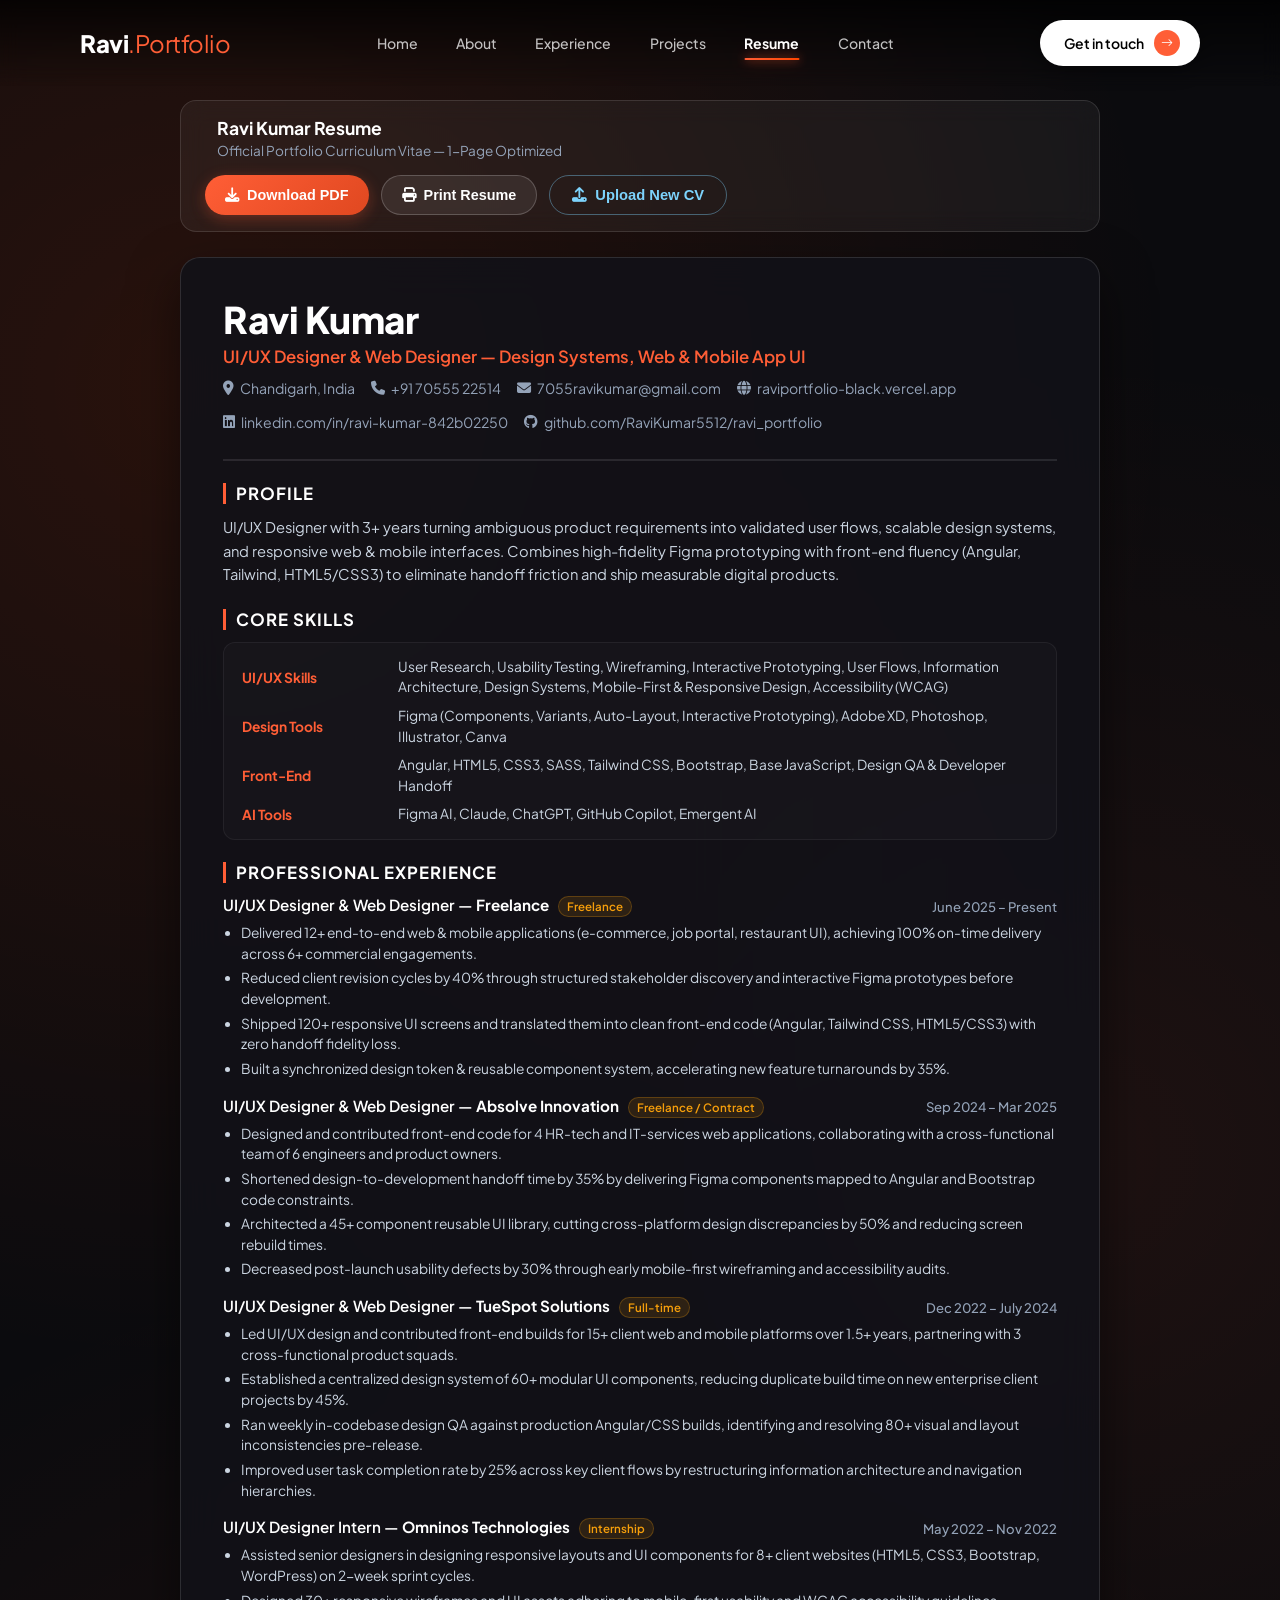
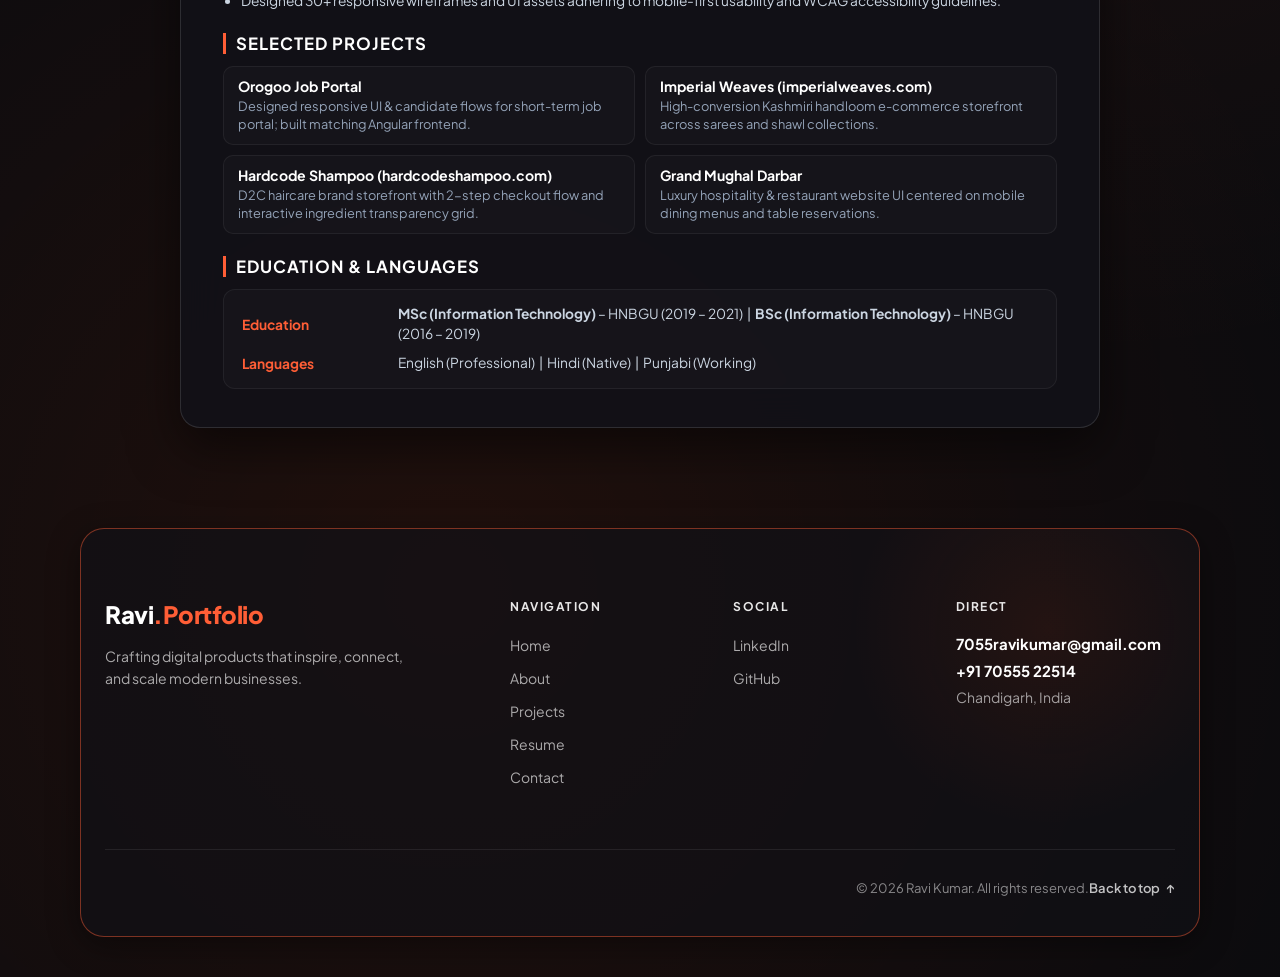
<file: resume.html>
<!DOCTYPE html>
<html lang="en">

<head>
  <meta charset="UTF-8">
  <meta name="viewport" content="width=device-width, initial-scale=1.0">
  <meta name="description"
    content="Official Resume & Curriculum Vitae of Ravi Kumar — UI/UX Designer & Web Designer with 3+ years experience in Figma, design systems, and front-end development.">
  <title>Resume — Ravi Kumar | UI/UX Designer & Web Designer</title>
  <link rel="icon" type="image/svg+xml" href="favicon.svg">
  <link rel="stylesheet" href="style.css">
  <link rel="stylesheet" href="resume.css">

  <!-- Google Fonts -->
  <link rel="preconnect" href="https://fonts.googleapis.com">
  <link rel="preconnect" href="https://fonts.gstatic.com" crossorigin>
  <link href="https://fonts.googleapis.com/css2?family=Plus+Jakarta+Sans:wght@300;400;500;600;700;800;900&display=swap"
    rel="stylesheet">
  <link rel="stylesheet" href="https://cdnjs.cloudflare.com/ajax/libs/font-awesome/6.5.2/css/all.min.css">
  <link rel="stylesheet" href="https://cdn.jsdelivr.net/npm/bootstrap-icons@1.13.1/font/bootstrap-icons.min.css">
</head>

<body>

  <!-- Header / Navigation Bar -->
  <header class="navbar">
    <a href="index.html#home" class="logo">Ravi<span>.Portfolio</span></a>
    <nav class="nav-links">
      <a href="index.html#home">Home</a>
      <a href="about.html">About</a>
      <a href="index.html#experience">Experience</a>
      <a href="project.html">Projects</a>
      <a href="resume.html" class="active">Resume</a>
      <a href="contact.html">Contact</a>
    </nav>
    <a href="contact.html" class="btn-touch">Get in touch <span class="arrow"><i
          class="bi bi-arrow-right"></i></span></a>
  </header>

  <main class="resume-page-container">

    <!-- Top Action Bar -->
    <div class="resume-action-bar">
      <div class="left-info">
        <i class="fa-solid fa-file-user"></i>
        <div>
          <strong style="font-size:1.1rem; display:block;">Ravi Kumar Resume</strong>
          <span style="font-size:0.85rem; color:#94a3b8;">Official Portfolio Curriculum Vitae — 1-Page Optimized</span>
        </div>
      </div>

      <div class="resume-btn-group">
        <button onclick="downloadResume()" class="r-btn r-btn-primary">
          <i class="fa-solid fa-download"></i> Download PDF
        </button>
        <button onclick="window.print()" class="r-btn r-btn-secondary">
          <i class="fa-solid fa-print"></i> Print Resume
        </button>
        <button onclick="openResumeUploadModal()" class="r-hero-btn outline">
          <i class="fa-solid fa-upload"></i> Upload New CV
        </button>
      </div>
    </div>

    <!-- Printable Resume Paper Card -->
    <div class="resume-paper" id="printableResume">

      <!-- Header -->
      <div class="resume-header">
        <h1 class="resume-name">Ravi Kumar</h1>
        <div class="resume-tagline">UI/UX Designer & Web Designer — Design Systems, Web & Mobile App UI</div>
        <div class="resume-meta">
          <span><i class="fa-solid fa-location-dot"></i> Chandigarh, India</span>
          <span><i class="fa-solid fa-phone"></i> +91 70555 22514</span>
          <span><i class="fa-solid fa-envelope"></i> 7055ravikumar@gmail.com</span>
          <a href="https://raviportfolio-black.vercel.app" target="_blank" rel="noopener" class="resume-link">
            <i class="fa-solid fa-globe"></i> raviportfolio-black.vercel.app
          </a>
          <a href="https://www.linkedin.com/in/ravi-kumar-842b02250" target="_blank" rel="noopener" class="resume-link">
            <i class="fa-brands fa-linkedin"></i> linkedin.com/in/ravi-kumar-842b02250
          </a>
          <a href="https://github.com/RaviKumar5512/ravi_portfolio" target="_blank" rel="noopener" class="resume-link">
            <i class="fa-brands fa-github"></i> github.com/RaviKumar5512/ravi_portfolio
          </a>
        </div>
        <!-- <div class="resume-open-to">
          <i class="fa-solid fa-briefcase"></i> <strong>Open to:</strong> Remote / Hybrid / Mohali · Chandigarh ·
          Panchkula
        </div> -->
      </div>

      <!-- Profile -->
      <div class="resume-section">
        <h2 class="resume-section-title">Profile</h2>
        <p class="resume-profile-text">
          UI/UX Designer with 3+ years turning ambiguous product requirements into validated user flows, scalable design
          systems, and responsive web & mobile interfaces. Combines high-fidelity Figma prototyping with front-end
          fluency (Angular, Tailwind, HTML5/CSS3) to eliminate handoff friction and ship measurable digital products.
        </p>
      </div>

      <!-- Core Skills -->
      <div class="resume-section">
        <h2 class="resume-section-title">Core Skills</h2>
        <div class="resume-skills-grid">
          <div class="skill-cat">UI/UX Skills</div>
          <div class="skill-val">User Research, Usability Testing, Wireframing, Interactive Prototyping, User Flows,
            Information Architecture, Design Systems, Mobile-First & Responsive Design, Accessibility (WCAG)</div>

          <div class="skill-cat">Design Tools</div>
          <div class="skill-val">Figma (Components, Variants, Auto-Layout, Interactive Prototyping), Adobe XD,
            Photoshop, Illustrator, Canva</div>

          <div class="skill-cat">Front-End</div>
          <div class="skill-val">Angular, HTML5, CSS3, SASS, Tailwind CSS, Bootstrap, Base JavaScript, Design QA &
            Developer Handoff</div>

          <div class="skill-cat">AI Tools</div>
          <div class="skill-val">Figma AI, Claude, ChatGPT, GitHub Copilot, Emergent AI</div>
        </div>
      </div>

      <!-- Professional Experience -->
      <div class="resume-section">
        <h2 class="resume-section-title">Professional Experience</h2>

        <!-- Freelance -->
        <div class="exp-item">
          <div class="exp-title-row">
            <span class="exp-role-co">UI/UX Designer & Web Designer — <strong>Freelance</strong> <span
                class="emp-badge">Freelance</span></span>
            <span class="exp-dates">June 2025 – Present</span>
          </div>
          <ul class="exp-bullets">
            <li>Delivered 12+ end-to-end web & mobile applications (e-commerce, job portal, restaurant UI), achieving
              100% on-time delivery across 6+ commercial engagements.</li>
            <li>Reduced client revision cycles by 40% through structured stakeholder discovery and interactive Figma
              prototypes before development.</li>
            <li>Shipped 120+ responsive UI screens and translated them into clean front-end code (Angular, Tailwind CSS,
              HTML5/CSS3) with zero handoff fidelity loss.</li>
            <li>Built a synchronized design token & reusable component system, accelerating new feature turnarounds by
              35%.</li>
          </ul>
        </div>

        <!-- Absolve Innovation -->
        <div class="exp-item">
          <div class="exp-title-row">
            <span class="exp-role-co">UI/UX Designer & Web Designer — <strong>Absolve Innovation</strong> <span
                class="emp-badge">Freelance / Contract</span></span>
            <span class="exp-dates">Sep 2024 – Mar 2025</span>
          </div>
          <ul class="exp-bullets">
            <li>Designed and contributed front-end code for 4 HR-tech and IT-services web applications, collaborating
              with a cross-functional team of 6 engineers and product owners.</li>
            <li>Shortened design-to-development handoff time by 35% by delivering Figma components mapped to Angular and
              Bootstrap code constraints.</li>
            <li>Architected a 45+ component reusable UI library, cutting cross-platform design discrepancies by 50% and
              reducing screen rebuild times.</li>
            <li>Decreased post-launch usability defects by 30% through early mobile-first wireframing and accessibility
              audits.</li>
          </ul>
        </div>

        <!-- TueSpot Solutions -->
        <div class="exp-item">
          <div class="exp-title-row">
            <span class="exp-role-co">UI/UX Designer & Web Designer — <strong>TueSpot Solutions</strong> <span
                class="emp-badge">Full-time</span></span>
            <span class="exp-dates">Dec 2022 – July 2024</span>
          </div>
          <ul class="exp-bullets">
            <li>Led UI/UX design and contributed front-end builds for 15+ client web and mobile platforms over 1.5+
              years, partnering with 3 cross-functional product squads.</li>
            <li>Established a centralized design system of 60+ modular UI components, reducing duplicate build time on
              new enterprise client projects by 45%.</li>
            <li>Ran weekly in-codebase design QA against production Angular/CSS builds, identifying and resolving 80+
              visual and layout inconsistencies pre-release.</li>
            <li>Improved user task completion rate by 25% across key client flows by restructuring information
              architecture and navigation hierarchies.</li>
          </ul>
        </div>

        <!-- Omninos Technologies -->
        <div class="exp-item">
          <div class="exp-title-row">
            <span class="exp-role-co">UI/UX Designer Intern — <strong>Omninos Technologies</strong> <span
                class="emp-badge">Internship</span></span>
            <span class="exp-dates">May 2022 – Nov 2022</span>
          </div>
          <ul class="exp-bullets">
            <li>Assisted senior designers in designing responsive layouts and UI components for 8+ client websites
              (HTML5, CSS3, Bootstrap, WordPress) on 2-week sprint cycles.</li>
            <li>Designed 30+ responsive wireframes and UI assets adhering to mobile-first usability and WCAG
              accessibility guidelines.</li>
          </ul>
        </div>
      </div>

      <!-- Selected Projects (Curated 4 Highlights for 1-Page Layout) -->
      <div class="resume-section">
        <h2 class="resume-section-title">Selected Projects</h2>
        <div class="proj-list">
          <div class="proj-card-mini">
            <h4>Orogoo Job Portal</h4>
            <p>Designed responsive UI & candidate flows for short-term job portal; built matching Angular frontend.</p>
          </div>
          <div class="proj-card-mini">
            <h4>Imperial Weaves (imperialweaves.com)</h4>
            <p>High-conversion Kashmiri handloom e-commerce storefront across sarees and shawl collections.</p>
          </div>
          <div class="proj-card-mini">
            <h4>Hardcode Shampoo (hardcodeshampoo.com)</h4>
            <p>D2C haircare brand storefront with 2-step checkout flow and interactive ingredient transparency grid.</p>
          </div>
          <div class="proj-card-mini">
            <h4>Grand Mughal Darbar</h4>
            <p>Luxury hospitality & restaurant website UI centered on mobile dining menus and table reservations.</p>
          </div>
        </div>
      </div>

      <!-- Education & Languages -->
      <div class="resume-section" style="margin-bottom:0;">
        <h2 class="resume-section-title">Education & Languages</h2>
        <div class="resume-skills-grid">
          <div class="skill-cat">Education</div>
          <div class="skill-val">
            <strong>MSc (Information Technology)</strong> – HNBGU (2019 – 2021) &nbsp;|&nbsp;
            <strong>BSc (Information Technology)</strong> – HNBGU (2016 – 2019)
          </div>

          <div class="skill-cat">Languages</div>
          <div class="skill-val">English (Professional) &nbsp;|&nbsp; Hindi (Native) &nbsp;|&nbsp; Punjabi (Working)
          </div>
        </div>
      </div>

    </div>

  </main>
  <main class="content-wrapper">
    <section id="contact" class="contact-section">
      <footer class="site-footer">
        <div class="footer-container">
          <div class="footer-top-grid">

            <!-- Column 1: Brand & Bio -->
            <div class="footer-brand-col">
              <h3 class="footer-logo">Ravi<span>.Portfolio</span></h3>
              <p class="footer-tagline">
                Crafting digital products that inspire, connect, and scale modern businesses.
              </p>
            </div>

            <!-- Column 2: Navigation -->
            <div>
              <h4 class="footer-heading">NAVIGATION</h4>
              <ul class="footer-links">
                <li><a href="index.html#home">Home</a></li>
                <li><a href="about.html">About</a></li>
                <li><a href="project.html">Projects</a></li>
                <li><a href="resume.html">Resume</a></li>
                <li><a href="contact.html">Contact</a></li>
              </ul>
            </div>

            <!-- Column 3: Social -->
            <div>
              <h4 class="footer-heading">SOCIAL</h4>
              <ul class="footer-links">
                <li><a href="https://www.linkedin.com/in/ravi-kumar-842b02250" target="_blank"
                    rel="noopener">LinkedIn</a></li>
                <li><a href="https://github.com/RaviKumar5512/ravi_portfolio" target="_blank" rel="noopener">GitHub</a>
                </li>
              </ul>
            </div>

            <!-- Column 4: Direct Contact -->
            <div>
              <h4 class="footer-heading">DIRECT</h4>
              <div class="footer-direct-info">
                <a href="mailto:7055ravikumar@gmail.com" class="footer-email">7055ravikumar@gmail.com</a>
                <a href="tel:+917055522514" class="footer-email">+91 70555 22514</a>
                <p class="footer-location">Chandigarh, India</p>
              </div>
            </div>

          </div>

          <div class="footer-divider"></div>

          <!-- Bottom Bar -->
          <div class="footer-bottom-bar">
            <p class="footer-copyright">© 2026 Ravi Kumar. All rights reserved.</p>
            <a href="#" class="footer-back-to-top"
              onclick="window.scrollTo({top: 0, behavior: 'smooth'}); return false;">
              Back to top <span class="arrow">↑</span>
            </a>
          </div>
        </div>
      </footer>
    </section>



      <!-- Resume Upload Modal -->
  <div class="resume-modal-backdrop" id="resumeUploadModal">
    <div class="resume-modal-card glass-card">
      <button class="modal-close-btn" onclick="closeResumeUploadModal()">&times;</button>
      <div class="modal-header">
        <div class="modal-icon"><i class="fa-solid fa-cloud-arrow-up"></i></div>
        <h3>Upload Resume / CV</h3>
        <p>Select or drag & drop a resume file (.pdf, .doc, .docx) to update your portfolio CV.</p>
      </div>

      <div class="upload-drag-zone" id="uploadDragZone">
        <i class="fa-solid fa-file-pdf upload-zone-icon"></i>
        <p class="zone-text">Drag & drop your resume file here, or <span class="browse-link">browse file</span></p>
        <span class="zone-subtext">Supports PDF, DOC, DOCX files up to 10MB</span>
        <input type="file" id="resumeFileInput" accept=".pdf,.doc,.docx" hidden onchange="handleFileSelect(event)">
      </div>

      <div class="uploaded-file-preview" id="uploadedFilePreview" style="display:none;">
        <div class="file-info-badge">
          <i class="fa-solid fa-file-circle-check"></i>
          <div>
            <strong id="previewFileName">Resume.pdf</strong>
            <span id="previewFileSize">240 KB</span>
          </div>
        </div>
        <button class="btn-remove-file" onclick="resetUploadedResume()" title="Remove file"><i
            class="fa-solid fa-trash-can"></i></button>
      </div>

      <div class="modal-footer-actions">
        <button class="modal-btn secondary" onclick="closeResumeUploadModal()">Cancel</button>
        <button class="modal-btn primary" id="saveResumeBtn" onclick="saveUploadedResume()" disabled>
          <i class="fa-solid fa-check"></i> Save & Apply Resume
        </button>
      </div>
    </div>
  </div>
  </main>

  <script src="script.js"></script>
</body>

</html>
</file>
<file: style.css>
@import url('https://fonts.googleapis.com/css2?family=Plus+Jakarta+Sans:wght@300;400;500;600;700;800&display=swap');

* {
  box-sizing: border-box;
  margin: 0;
  padding: 0;
}

:root {
  --primary-accent: #ff5e36;
  --primary-hover: #ff4500;
  --text-main: #ffffff;
  --text-muted: rgba(255, 255, 255, 0.75);
  --text-dim: rgba(255, 255, 255, 0.48);
  --glass-bg: #121218a8;
  --glass-bg-hover: linear-gradient(135deg, rgba(255, 255, 255, 0.14) 0%, rgba(255, 255, 255, 0.04) 100%);
  --glass-border: rgba(255, 255, 255, 0.1);
  --glass-border-hover: rgba(255, 94, 54, 0.45);
  --glass-blur: none;
  --glass-shadow: 0 8px 32px 0 rgba(0, 0, 0, 0.4);
  --glass-shine: none;
  --radius-lg: 24px;
  --radius-md: 16px;
  --radius-pill: 100px;
}



/* -------------------------------------------------------------
 * CARD UTILITY (Placed directly on background)
 * ------------------------------------------------------------- */
.glass,
.glass-card {
  background: var(--glass-bg);
  border: 1px solid var(--glass-border);
  box-shadow: var(--glass-shadow);
  transition: transform 0.35s cubic-bezier(0.4, 0, 0.2, 1),
    border-color 0.35s ease,
    box-shadow 0.35s ease,
    background 0.35s ease;
}

.glass:hover,
.glass-card:hover {
  background: var(--glass-bg-hover);
  border-color: var(--glass-border-hover);
  box-shadow: 0 12px 40px rgba(255, 94, 54, 0.2);
  transform: translateY(-5px);
}

.Connect-box:hover {
  background: var(--glass-bg) !important;
  border-color: None !important;
  box-shadow: none !important;
  transform: none !important;
}


html {
  scroll-behavior: smooth;
  background-color: #0b0b0e;
  color: var(--text-main);
  font-family: 'Plus Jakarta Sans', -apple-system, BlinkMacSystemFont, sans-serif;
  overflow-x: hidden;
}

body {
  width: 100%;
  min-height: 100vh;
  overflow-x: hidden;
  position: relative;
  background-color: #0b0b0e;
  background-image:
    radial-gradient(circle at 15% 15%, rgba(255, 69, 0, 0.12) 0%, transparent 40%),
    radial-gradient(circle at 85% 45%, rgba(255, 94, 54, 0.08) 0%, transparent 45%),
    radial-gradient(circle at 35% 85%, rgba(255, 69, 0, 0.09) 0%, transparent 40%);
}

#animation-canvas {
  position: fixed;
  top: 0;
  left: 0;
  width: 100vw;
  height: 100vh;
  z-index: 1;
  pointer-events: none;
  display: block;
}

.black_color {
  height: 100px;
  width: 100px;
  background-color: #040207;
  position: fixed;
  z-index: 1;
  top: 585px;
  right: 80px;
}

.loader {
  position: fixed;
  top: 0;
  left: 0;
  width: 100vw;
  height: 100vh;
  background-color: #050505;
  display: flex;
  flex-direction: column;
  align-items: center;
  justify-content: center;
  z-index: 9999;
  transition: opacity 0.6s ease, visibility 0.6s ease;
}

.loader.hidden {
  opacity: 0;
  visibility: hidden;
}

.loader-text {
  font-size: 13px;
  font-weight: 600;
  letter-spacing: 0.15em;
  text-transform: uppercase;
  color: var(--text-muted);
  margin-bottom: 16px;
}

.loader-bar-bg {
  width: 180px;
  height: 3px;
  background: rgba(255, 255, 255, 0.12);
  border-radius: 3px;
  overflow: hidden;
}

.loader-bar-fill {
  height: 100%;
  width: 0%;
  background: var(--primary-accent);
  box-shadow: 0 0 12px var(--primary-accent);
  transition: width 0.1s linear;
}

.navbar {
  position: fixed;
  top: 0;
  left: 0;
  width: 100%;
  padding: 20px 80px;
  display: flex;
  align-items: center;
  justify-content: space-between;
  z-index: 100;
  background: linear-gradient(180deg, rgba(0, 0, 0, 0.75) 0%, rgba(0, 0, 0, 0) 100%);
  backdrop-filter: blur(10px);
}

.logo {
  font-size: clamp(18px, 2vw, 24px);
  font-weight: 800;
  letter-spacing: -0.02em;
  color: #fff;
  text-decoration: none;
  white-space: nowrap;
}

.logo span {
  color: var(--primary-accent);
  font-weight: 400;
}

.nav-links {
  display: flex;
  gap: clamp(16px, 3vw, 40px);
}

.nav-links a {
  position: relative;
  color: var(--text-muted);
  text-decoration: none;
  font-size: clamp(13px, 1.1vw, 15px);
  font-weight: 500;
  transition: color 0.3s ease;
  white-space: nowrap;
  padding: 4px 0;
}

.nav-links a:hover {
  color: #fff;
}

.nav-links a.active {
  color: #ffffff;
  font-weight: 700;
}

.nav-links a.active::after {
  content: '';
  position: absolute;
  bottom: -4px;
  left: 50%;
  transform: translateX(-50%);
  width: 100%;
  height: 2px;
  background: linear-gradient(90deg, #ff5e36 0%, #ff4500 100%);
  border-radius: 100px;
  box-shadow: 0 0 10px rgba(255, 94, 54, 0.8), 0 0 18px rgba(255, 94, 54, 0.4);
  animation: navActiveGlow 2.5s infinite alternate ease-in-out;
}

@keyframes navActiveGlow {
  0% {
    width: 60%;
    box-shadow: 0 0 6px rgba(255, 94, 54, 0.6);
  }

  100% {
    width: 100%;
    box-shadow: 0 0 14px rgba(255, 94, 54, 0.95), 0 0 22px rgba(255, 94, 54, 0.5);
  }
}

.btn-touch {
  display: inline-flex;
  align-items: center;
  gap: 10px;
  background: #ffffff;
  color: #000000;
  padding: 10px 20px 10px 24px;
  border-radius: var(--radius-pill);
  font-size: 14px;
  font-weight: 600;
  text-decoration: none;
  transition: all 0.3s ease;
  box-shadow: 0 4px 20px rgba(0, 0, 0, 0.3);
  white-space: nowrap;
}

.btn-touch .arrow {
  display: flex;
  align-items: center;
  justify-content: center;
  width: 26px;
  height: 26px;
  background: var(--primary-accent);
  color: #fff;
  border-radius: 50%;
  font-size: 12px;
  transition: transform 0.3s ease;
}

.btn-touch:hover {
  transform: translateY(-2px);
  box-shadow: 0 6px 24px rgba(255, 94, 54, 0.4);
}

.btn-touch:hover .arrow {
  transform: translateX(3px);
}

.content-wrapper {
  position: relative;
  z-index: 10;
  padding: 0 80px;
  width: 100%;
  max-width: 100%;
  margin: 0 auto;
}

.section-tag {
  display: inline-block;
  font-size: 13px;
  font-weight: 700;
  text-transform: uppercase;
  letter-spacing: 0.12em;
  color: var(--primary-accent);
  margin-bottom: 12px;
}

.section-heading {
  font-size: clamp(28px, 4vw, 48px);
  font-weight: 800;
  line-height: 1.15;
  letter-spacing: -0.02em;
  margin-bottom: 36px;
}

/* -------------------------------------------------------------
 * HERO SECTION
 * ------------------------------------------------------------- */
.hero-section {
  min-height: 100vh;
  display: flex;
  align-items: center;
  padding-top: 130px;
  padding-bottom: 60px;
}

.hero-grid {
  display: grid;
  grid-template-columns: 1.25fr 0.85fr;
  gap: clamp(30px, 5vw, 80px);
  width: 100%;
  align-items: end;
}

.hero-subtitle {
  font-size: clamp(16px, 1.8vw, 20px);
  font-weight: 600;
  color: var(--primary-accent);
  display: block;
  margin-bottom: 8px;
}

.hero-title {
  font-size: clamp(38px, 6vw, 82px);
  font-weight: 800;
  line-height: 1.02;
  letter-spacing: -0.03em;
  margin-bottom: 12px;
  background: linear-gradient(180deg, #ffffff 40%, rgba(255, 255, 255, 0.7) 100%);
  -webkit-background-clip: text;
  -webkit-text-fill-color: transparent;
}

.hero-role {
  font-size: clamp(18px, 2.2vw, 26px);
  font-weight: 500;
  color: var(--text-muted);
  margin-bottom: 40px;
}

.hero-tags {
  display: grid;
  grid-template-columns: repeat(2, 1fr);
  gap: 20px 30px;
}

.tag-item {
  display: flex;
  flex-direction: column;
  gap: 4px;
}

.tag-num {
  font-size: 12px;
  font-weight: 700;
  color: var(--primary-accent);
  letter-spacing: 0.1em;
}

.tag-text {
  font-size: clamp(13px, 1.2vw, 16px);
  font-weight: 600;
  color: #ffffff;
}

.hero-right {
  display: flex;
  flex-direction: column;
  justify-content: flex-end;
  padding-bottom: 10px;
}

.hero-quote {
  font-size: clamp(22px, 2.8vw, 36px);
  font-weight: 700;
  line-height: 1.25;
  letter-spacing: -0.02em;
  margin-bottom: 20px;
}

.hero-desc {
  font-size: clamp(14px, 1.3vw, 17px);
  line-height: 1.6;
  color: var(--text-muted);
  max-width: 520px;
}

/* -------------------------------------------------------------
 * TOOLS & STACK STRIP
 * ------------------------------------------------------------- */
.tools-strip-section {
  padding: 30px 0 80px;
}

.tools-strip {
  background: var(--glass-bg);
  backdrop-filter: var(--glass-blur);
  -webkit-backdrop-filter: var(--glass-blur);
  border: 1px solid var(--glass-border);
  box-shadow: var(--glass-shadow), var(--glass-shine);
  border-radius: var(--radius-lg);
  padding: clamp(16px, 2.5vw, 24px) clamp(20px, 3vw, 40px);
  display: flex;
  align-items: center;
  justify-content: space-between;
  gap: 24px;
}

.strip-title {
  font-size: 13px;
  font-weight: 700;
  text-transform: uppercase;
  letter-spacing: 0.12em;
  color: var(--text-dim);
  white-space: nowrap;
}

.strip-items {
  display: flex;
  flex-wrap: wrap;
  gap: 10px;
}

.tool-chip {
  background: rgba(255, 255, 255, 0.08);
  border: 1px solid rgba(255, 255, 255, 0.12);
  border-radius: var(--radius-pill);
  padding: 8px 18px;
  font-size: clamp(12px, 1.1vw, 14px);
  font-weight: 600;
  color: #fff;
  transition: all 0.2s ease;
}

.tool-chip:hover {
  background: var(--primary-accent);
  border-color: var(--primary-accent);
  transform: translateY(-2px);
}

/* -------------------------------------------------------------
 * ABOUT SECTION
 * ------------------------------------------------------------- */
.about-section {
  padding: 80px 0;
}

.about-grid {
  display: grid;
  grid-template-columns: 1fr 1fr;
  gap: clamp(30px, 5vw, 60px);
  align-items: center;
}

.about-para {
  font-size: clamp(16px, 1.8vw, 21px);
  line-height: 1.6;
  color: var(--text-muted);
  margin-bottom: 32px;
}

.inline-btn {
  background: var(--primary-accent);
  color: #fff;
}

.inline-btn .arrow {
  background: #fff;
  color: #000;
}

/* -------------------------------------------------------------
 * STATS & METRICS SECTION
 * ------------------------------------------------------------- */
.stats-section {
  padding: 60px 0 80px;
}

.stats-grid {
  display: grid;
  grid-template-columns: repeat(4, 1fr);
  gap: 24px;
}

.stat-box {
  background: var(--glass-bg);
  border: 1px solid rgba(255, 255, 255, 0.08);
  border-radius: 20px;
  padding: 32px 24px;
  transition: all 0.3s ease;
  position: relative;
  overflow: hidden;
}

.stat-box::before {
  content: "";
  position: absolute;
  top: 0;
  left: 0;
  width: 100%;
  height: 3px;
  background: linear-gradient(90deg, #ff5e36, transparent);
  opacity: 0.7;
}

.stat-box:hover {
  transform: translateY(-5px);
  border-color: rgba(255, 94, 54, 0.4);
  background: var(--glass-bg-hover);
  box-shadow: 0 12px 30px rgba(0, 0, 0, 0.4);
}

.stat-num {
  font-size: clamp(36px, 4vw, 54px);
  font-weight: 900;
  line-height: 1;
  background: linear-gradient(135deg, #ffffff 40%, #ff5e36 100%);
  -webkit-background-clip: text;
  -webkit-text-fill-color: transparent;
  display: block;
  margin-bottom: 12px;
}

.stat-title {
  font-size: 13px;
  font-weight: 700;
  letter-spacing: 0.12em;
  text-transform: uppercase;
  color: #ffffff;
  display: block;
  margin-bottom: 8px;
}

.stat-desc {
  font-size: 14px;
  color: var(--text-muted);
  line-height: 1.5;
}

/* -------------------------------------------------------------
 * BIG PERSON NAME BANNER WITH CENTERED IMAGE
 * ------------------------------------------------------------- */
.person-name-section {
  padding: 100px 0;
  text-align: center;
  position: relative;
  overflow: hidden;
}

.person-name-container {
  display: flex;
  flex-direction: column;
  align-items: center;
  justify-content: center;
  position: relative;
  user-select: none;
}

.big-name-top,
.big-name-bottom {
  font-size: clamp(64px, 14vw, 175px);
  font-weight: 900;
  line-height: 0.85;
  letter-spacing: -0.04em;
  text-transform: uppercase;
  color: #ffffff;
  background: linear-gradient(180deg, #ffffff 30%, rgba(255, 255, 255, 0.35) 100%);
  -webkit-background-clip: text;
  -webkit-text-fill-color: transparent;
}

.person-center-photo {
  position: relative;
  margin: -40px 0;
  z-index: 5;
  width: clamp(200px, 26vw, 340px);
  height: clamp(240px, 30vw, 400px);
  border-radius: 20px;
  overflow: hidden;
  border: 2px solid rgba(255, 94, 54, 0.4);
  box-shadow: 0 20px 60px rgba(0, 0, 0, 0.7), 0 0 40px rgba(255, 94, 54, 0.2);
  transition: transform 0.4s ease, border-color 0.4s ease;
}

.person-center-photo:hover {
  transform: scale(1.03);
  border-color: #ff5e36;
}

.person-center-photo img {
  width: 100%;
  height: 100%;
  object-fit: cover;
  object-position: top center;
}

.person-caption {
  font-size: 14px;
  font-weight: 700;
  letter-spacing: 0.25em;
  text-transform: uppercase;
  color: var(--primary-accent);
  margin-top: 32px;
}


/* -------------------------------------------------------------
 * EXPERIENCE SECTION (Stacked Card Deck Style)
 * ------------------------------------------------------------- */
.experience-section {
  padding: 90px 0;
  /* max-width: 1300px;
  margin: 0 auto; */
}

.exp-deck-header {
  text-align: center;
  margin-bottom: 50px;
}

.deck-main-heading {
  font-size: clamp(24px, 4vw, 48px);
  font-weight: 800;
  line-height: 1.18;
  letter-spacing: -0.02em;
  text-transform: uppercase;
  color: #ffffff;
  margin: 0;
}

.deck-sub-heading {
  display: block;
  color: rgba(255, 255, 255, 0.65);
  font-weight: 700;
  margin-top: 4px;
  font-size: 15px;
}

.experience-deck-container {
  display: flex;
  width: 100%;
  min-height: 520px;
  position: relative;
  gap: 0;
  border-radius: 28px;
  margin-top: 20px;
}

/* Base Card Styling */
.exp-deck-card {
  position: relative;
  flex: 1;
  min-width: 170px;
  min-height: 510px;
  border-radius: 24px;
  padding: clamp(24px, 3.2vw, 38px);
  display: flex;
  flex-direction: column;
  justify-content: space-between;
  transition: flex 0.5s cubic-bezier(0.25, 1, 0.5, 1),
    transform 0.4s ease,
    box-shadow 0.4s ease;
  cursor: pointer;
  overflow: hidden;
  margin-left: -36px;
  box-shadow: -15px 0 35px rgba(0, 0, 0, 0.5);
}

.exp-deck-card:first-child {
  margin-left: 0;
}

.exp-deck-card.active,
.exp-deck-card:hover {
  flex: 3;
  z-index: 10;
  box-shadow: -20px 0 45px rgba(0, 0, 0, 0.7), 0 12px 35px rgba(0, 0, 0, 0.4);
}

/* Card 1: Vibrant Orange */
.exp-deck-card.card-orange {
  background: linear-gradient(140deg, #FF5E36 0%, #E64A19 100%);
  color: #0A0A0E;
  z-index: 1;
}

.exp-deck-card.card-orange .exp-card-date {
  color: rgba(10, 10, 14, 0.75);
  font-weight: 700;
}

.exp-deck-card.card-orange .exp-card-title {
  color: #0A0A0E;
}

.exp-deck-card.card-orange .exp-card-role {
  color: rgba(10, 10, 14, 0.85);
}

.exp-deck-card.card-orange .exp-card-desc {
  color: rgba(10, 10, 14, 0.9);
}

.exp-deck-card.card-orange .exp-card-tags span {
  background: rgba(10, 10, 14, 0.12);
  color: #0A0A0E;
}

/* Card 2: Clean White */
.exp-deck-card.card-white {
  background: #FFFFFF;
  color: #0D0D12;
  z-index: 2;
}

.exp-deck-card.card-white .exp-card-date {
  color: rgba(13, 13, 18, 0.65);
  font-weight: 700;
}

.exp-deck-card.card-white .exp-card-title {
  color: #0D0D12;
}

.exp-deck-card.card-white .exp-card-role {
  color: #FF5E36;
}

.exp-deck-card.card-white .exp-card-desc {
  color: rgba(13, 13, 18, 0.8);
}

.exp-deck-card.card-white .exp-card-tags span {
  background: rgba(13, 13, 18, 0.08);
  color: #0D0D12;
}

/* Card 3: Dark Charcoal */
.exp-deck-card.card-dark {
  background: #1C1C22;
  border: 1px solid rgba(255, 255, 255, 0.12);
  color: #FFFFFF;
  z-index: 3;
}

.exp-deck-card.card-dark .exp-card-date {
  color: rgba(255, 255, 255, 0.6);
}

.exp-deck-card.card-dark .exp-card-title {
  color: #FFFFFF;
}

.exp-deck-card.card-dark .exp-card-role {
  color: #FF5E36;
}

.exp-deck-card.card-dark .exp-card-desc {
  color: rgba(255, 255, 255, 0.75);
}

.exp-deck-card.card-dark .exp-card-tags span {
  background: rgba(255, 255, 255, 0.08);
  color: rgba(255, 255, 255, 0.9);
}

/* Card 4: Obsidian Black */
.exp-deck-card.card-black {
  background: #0B0B0F;
  border: 1px solid rgba(255, 255, 255, 0.18);
  color: #FFFFFF;
  z-index: 4;
}

.exp-deck-card.card-black .exp-card-date {
  color: rgba(255, 255, 255, 0.6);
}

.exp-deck-card.card-black .exp-card-title {
  color: #FFFFFF;
}

.exp-deck-card.card-black .exp-card-role {
  color: #FF5E36;
}

.exp-deck-card.card-black .exp-card-desc {
  color: rgba(255, 255, 255, 0.75);
}

.exp-deck-card.card-black .exp-card-tags span {
  background: rgba(255, 255, 255, 0.08);
  color: rgba(255, 255, 255, 0.9);
}

.card-metallic-ring {
  position: absolute;
  top: 24px;
  right: 24px;
  pointer-events: none;
  opacity: 0.85;
  transition: transform 0.4s ease, opacity 0.4s ease;
}

.exp-deck-card.card-black:hover .card-metallic-ring {
  transform: rotate(15deg) scale(1.1);
  opacity: 1;
}

/* Card Inner Layout */
.exp-card-content {
  height: 100%;
  display: flex;
  flex-direction: column;
  justify-content: space-between;
  z-index: 2;
  position: relative;
}

.exp-card-header {
  display: flex;
  flex-direction: column;
  gap: 6px;
}

.exp-card-date {
  font-size: 11px;
  font-weight: 700;
  letter-spacing: 0.08em;
  text-transform: uppercase;
}

.exp-card-title {
  font-size: clamp(20px, 2.2vw, 28px);
  font-weight: 800;
  line-height: 1.15;
  letter-spacing: -0.02em;
  text-transform: uppercase;
  margin-top: 6px;
}

.exp-card-role {
  font-size: 13px;
  font-weight: 600;
  margin-bottom: 12px;
}

.exp-card-body {
  display: flex;
  flex-direction: column;
  gap: 14px;
}

.exp-card-desc {
  font-size: clamp(13px, 1.1vw, 15px);
  line-height: 1.55;
  font-weight: 400;
  margin: 0;
  /* margin-right: 24px; */
}

/* Hidden by default, revealed on hover/active */
.exp-card-bullets {
  overflow: hidden;
  max-height: 0;
  opacity: 0;
  transform: translateY(6px);
  transition: max-height 0.5s cubic-bezier(0.25, 1, 0.5, 1),
    opacity 0.35s ease,
    transform 0.35s ease,
    margin 0.4s ease;
  margin: 0;
  list-style: none;
  padding: 0;
}

.exp-card-bullets {
  display: flex;
  flex-direction: column;
  gap: 8px;
}

.exp-deck-card:hover .exp-card-bullets,
.exp-deck-card.active .exp-card-bullets {
  max-height: 400px;
  opacity: 1;
  transform: translateY(0);
  margin-top: 6px;
  margin-right: 24px;
}

.exp-deck-card:hover .exp-card-tags,
.exp-deck-card.active .exp-card-tags {
  max-height: 120px;
  opacity: 1;
  transform: translateY(0);
  margin-top: 6px;
}

.exp-card-bullets li {
  position: relative;
  padding-left: 18px;
  font-size: clamp(12px, 0.95vw, 14px);
  line-height: 1.5;
}

.exp-card-bullets li::before {
  content: "•";
  position: absolute;
  left: 2px;
  top: -1px;
  font-weight: bold;
  font-size: 1.1rem;
}

.exp-deck-card.card-orange .exp-card-bullets li {
  color: rgba(10, 10, 14, 0.95);
}

.exp-deck-card.card-orange .exp-card-bullets li::before {
  color: #0A0A0E;
}

.exp-deck-card.card-white .exp-card-bullets li {
  color: rgba(13, 13, 18, 0.85);
}

.exp-deck-card.card-white .exp-card-bullets li::before {
  color: #FF5E36;
}

.exp-deck-card.card-dark .exp-card-bullets li,
.exp-deck-card.card-black .exp-card-bullets li {
  color: rgba(255, 255, 255, 0.85);
}

.exp-deck-card.card-dark .exp-card-bullets li::before,
.exp-deck-card.card-black .exp-card-bullets li::before {
  color: #FF5E36;
}

.exp-card-tags {
  display: flex;
  flex-wrap: wrap;
  gap: 6px;
}

.exp-card-tags span {
  font-size: 11px;
  font-weight: 600;
  padding: 4px 12px;
  border-radius: 100px;
}


/* -------------------------------------------------------------
 * PROJECTS SECTION (Cards Style)
 * ------------------------------------------------------------- */
.projects-section {
  padding: 80px 0;
}

.projects-grid {
  display: grid;
  grid-template-columns: repeat(3, 1fr);
  gap: 28px;
}

.project-card {
  background: var(--glass-bg);
  backdrop-filter: var(--glass-blur);
  -webkit-backdrop-filter: var(--glass-blur);
  border: 1px solid var(--glass-border);
  box-shadow: var(--glass-shadow), var(--glass-shine);
  border-radius: var(--radius-lg);
  display: flex;
  flex-direction: column;
  justify-content: space-between;
  min-height: 300px;
  transition: transform 0.35s cubic-bezier(0.4, 0, 0.2, 1),
    border-color 0.35s ease,
    box-shadow 0.35s ease,
    background 0.35s ease;
  position: relative;
  overflow: hidden;
}

.project-card:hover {
  transform: translateY(-6px);
  background: var(--glass-bg-hover);
  border-color: var(--glass-border-hover);
  box-shadow: 0 16px 48px rgba(255, 94, 54, 0.25), inset 0 1px 1px rgba(255, 255, 255, 0.4);
}

.project-content {
  padding: clamp(24px, 0px, 24px);
}

.project-filter {
  display: flex;
  justify-content: center;
  gap: 12px;
  flex-wrap: wrap;
  margin-bottom: 50px;
}

.project-filter button {
  border: none;
  color: #ffffff;
  background: rgba(255, 255, 255, 0.2);
  border-radius: 16px;
  box-shadow: 0 4px 30px rgba(0, 0, 0, 0.1);
  backdrop-filter: blur(5px);
  -webkit-backdrop-filter: blur(5px);
  border: 1px solid rgba(255, 255, 255, 0.3);
  padding: 10px 20px;
  border-radius: 30px;
  cursor: pointer;
  transition: .3s;
}

.project-filter button.active,
.project-filter button:hover {
  background: #ff4500;
  color: #ffffff;
}


.project-image {
  overflow: hidden;
  height: 100%;
  border-radius: 20px 0px 0px 0px;
}

.project-image img {
  width: 100%;
  height: 100%;
  object-fit: cover;
  transition: .5s;
}

.project-card:hover img {
  transform: scale(1.08);
}

.project-num {
  font-size: 14px;
  font-weight: 800;
  color: var(--primary-accent);
  margin-bottom: 16px;
}

.project-title {
  font-size: clamp(22px, 2.5vw, 30px);
  font-weight: 700;
  margin-bottom: 12px;
  letter-spacing: -0.01em;
}

.project-desc {
  font-size: clamp(14px, 1.2vw, 16px);
  line-height: 1.6;
  color: var(--text-muted);
  margin-bottom: 24px;
}

.project-tags {
  display: flex;
  flex-wrap: wrap;
  gap: 8px;
}

.section-title {
  display: flex;
  justify-content: space-between;
  align-items: center;
  margin-bottom: 40px;
}

span a {
  border: none;
  color: #ffffff;
  background: rgba(255, 255, 255, 0.2);
  box-shadow: 0 4px 30px rgba(0, 0, 0, 0.1);
  backdrop-filter: blur(5px);
  -webkit-backdrop-filter: blur(5px);
  border: 1px solid rgba(255, 255, 255, 0.3);
  padding: 10px 20px;
  border-radius: 30px;
  cursor: pointer;
  transition: .3s;
  font-size: 14px;
  font-weight: 600;
  text-decoration: none;
}

.section-title a.active,
.section-title a:hover {
  background: #ff4500;
  color: #ffffff;
}

.project-tags span {
  font-size: 12px;
  font-weight: 600;
  color: var(--text-dim);
  background: rgba(255, 255, 255, 0.06);
  padding: 5px 12px;
  border-radius: var(--radius-pill);
}

/* -------------------------------------------------------------
 * SKILLS & EDUCATION SECTION
 * ------------------------------------------------------------- */
.skills-edu-section {
  padding: 80px 0;
}

.skills-edu-grid {
  display: grid;
  grid-template-columns: 1.2fr 0.8fr;
  gap: clamp(30px, 5vw, 60px);
}

.skill-category {
  background: var(--glass-bg);
  backdrop-filter: var(--glass-blur);
  -webkit-backdrop-filter: var(--glass-blur);
  border: 1px solid var(--glass-border);
  box-shadow: var(--glass-shadow), var(--glass-shine);
  border-radius: var(--radius-md);
  padding: 24px;
  margin-bottom: 16px;
  transition: transform 0.35s cubic-bezier(0.4, 0, 0.2, 1),
    border-color 0.35s ease,
    box-shadow 0.35s ease,
    background 0.35s ease;
}

.skill-category:hover {
  transform: translateY(-4px);
  background: var(--glass-bg-hover);
  border-color: var(--glass-border-hover);
  box-shadow: 0 10px 30px rgba(255, 94, 54, 0.2), inset 0 1px 1px rgba(255, 255, 255, 0.35);
}

.skill-category h4 {
  font-size: 17px;
  font-weight: 700;
  color: var(--primary-accent);
  margin-bottom: 8px;
}

.skill-category p {
  font-size: clamp(13px, 1.2vw, 15px);
  color: var(--text-muted);
  line-height: 1.5;
}

.edu-card {
  background: var(--glass-bg);
  backdrop-filter: var(--glass-blur);
  -webkit-backdrop-filter: var(--glass-blur);
  border: 1px solid var(--glass-border);
  box-shadow: var(--glass-shadow), var(--glass-shine);
  border-radius: var(--radius-md);
  padding: 24px;
  margin-bottom: 16px;
  display: flex;
  flex-direction: column;
  gap: 4px;
  transition: transform 0.35s cubic-bezier(0.4, 0, 0.2, 1),
    border-color 0.35s ease,
    box-shadow 0.35s ease,
    background 0.35s ease;
}

.edu-card:hover {
  transform: translateY(-4px);
  background: var(--glass-bg-hover);
  border-color: var(--glass-border-hover);
  box-shadow: 0 10px 30px rgba(255, 94, 54, 0.2), inset 0 1px 1px rgba(255, 255, 255, 0.35);
}

.edu-degree {
  font-size: 17px;
  font-weight: 700;
}

.edu-school {
  font-size: 14px;
  color: var(--primary-accent);
  font-weight: 600;
}

.edu-year {
  font-size: 13px;
  color: var(--text-dim);
}

/* -------------------------------------------------------------
 * CONTACT / FOOTER SECTION
 * ------------------------------------------------------------- */
.contact-section {
  padding: 40px 0 40px;
}

/* .Connect-box {
  display: flex;
  justify-content: space-between;
  align-items: center;
} */

.contact-box {
  background: var(--glass-bg);
  backdrop-filter: var(--glass-blur);
  -webkit-backdrop-filter: var(--glass-blur);
  border: 1px solid var(--glass-border);
  box-shadow: var(--glass-shadow), var(--glass-shine);
  border-radius: var(--radius-lg);
  padding: clamp(40px, 6vw, 80px) clamp(20px, 4vw, 60px);
  text-align: center;
  transition: transform 0.35s cubic-bezier(0.4, 0, 0.2, 1),
    border-color 0.35s ease,
    box-shadow 0.35s ease,
    background 0.35s ease;
}

.contact-box:hover {
  border-color: var(--glass-border-hover);
  box-shadow: 0 16px 48px rgba(255, 94, 54, 0.25), inset 0 1px 1px rgba(255, 255, 255, 0.4);
}

.connect-let {
  text-align: center;
  margin: 0px 0px 50px 0px;
}

.contact-heading {
  font-size: clamp(26px, 4.5vw, 39px);
  font-weight: 800;
  line-height: 1.15;
  letter-spacing: -0.02em;
  max-width: 800px;
  margin: 0 auto 32px;
}

.contact-info {
  display: flex;
  flex-direction: column;
  gap: 12px;
  align-items: center;
}

.contact-link {
  font-size: clamp(18px, 2.5vw, 24px);
  font-weight: 700;
  color: var(--primary-accent);
  text-decoration: none;
  transition: opacity 0.2s ease;

  word-break: break-word;
}

.contact-link:hover {
  opacity: 0.85;
}

.contact-loc {
  font-size: 15px;
  color: var(--text-muted);
}

.footer-bottom {
  text-align: center;
  font-size: 14px;
  color: var(--text-dim);
  padding-top: 20px;
}

.contact {
  background:
    linear-gradient(rgba(255, 255, 255, .03) 1px, transparent 1px),
    linear-gradient(90deg, rgba(255, 255, 255, .03) 1px, transparent 1px);
  background-size: 40px 40px;

}



/* -------------------------------------------------------------
 * PROJECTS PAGE COMPONENTS (project.html)
 * ------------------------------------------------------------- */
.project-hero-section {
  padding: 130px 0 60px;
  text-align: center;
}

.project-hero-title {
  font-size: clamp(32px, 5vw, 64px);
  font-weight: 900;
  letter-spacing: -0.03em;
  text-transform: uppercase;
  margin-top: 12px;
  margin-bottom: 20px;
  background: linear-gradient(180deg, #ffffff 40%, rgba(255, 255, 255, 0.7) 100%);
  -webkit-background-clip: text;
  -webkit-text-fill-color: transparent;
}

.project-hero-subtext {
  font-size: clamp(15px, 1.4vw, 19px);
  color: var(--text-muted);
  max-width: 720px;
  margin: 0 auto 40px;
  line-height: 1.6;
}

.project-stats-strip {
  display: inline-flex;
  gap: 40px;
  background: var(--glass-bg);
  border: 1px solid rgba(255, 255, 255, 0.1);
  padding: 16px 36px;
  border-radius: 100px;
  border-color: rgba(255, 94, 54, 0.4);
}

.p-stat {
  display: flex;
  flex-direction: column;
  align-items: center;
}

.p-num {
  font-size: 20px;
  font-weight: 800;
  color: var(--primary-accent);
}

.p-label {
  font-size: 12px;
  color: var(--text-dim);
  text-transform: uppercase;
  letter-spacing: 0.08em;
}

.text-center {
  text-align: center;
}

/* Process Section */
.process-section {
  padding: 90px 0;
}

.process-grid {
  display: grid;
  grid-template-columns: repeat(4, 1fr);
  gap: 24px;
  margin-top: 45px;
}

.process-card {
  background: var(--glass-bg);
  border: 1px solid rgba(255, 255, 255, 0.08);
  border-radius: 20px;
  padding: 32px 24px;
  position: relative;
  transition: all 0.3s ease;
}

.process-card:hover {
  transform: translateY(-5px);
  border-color: rgba(255, 94, 54, 0.4);
  background: var(--glass-bg-hover);
}

.step-num {
  font-size: 14px;
  font-weight: 800;
  color: var(--primary-accent);
  letter-spacing: 0.1em;
  display: block;
  margin-bottom: 14px;
}

.step-title {
  font-size: 18px;
  font-weight: 700;
  margin-bottom: 10px;
}

.step-desc {
  font-size: 14px;
  color: var(--text-muted);
  line-height: 1.55;
}

/* Impact Section */
.impact-section {
  padding: 90px 0;
}

.impact-grid {
  display: grid;
  grid-template-columns: 1fr 1fr;
  gap: 60px;
  align-items: center;
}

.impact-para {
  font-size: 17px;
  color: var(--text-muted);
  line-height: 1.6;
  margin-top: 16px;
}

.impact-right {
  display: flex;
  flex-direction: column;
  gap: 20px;
}

.impact-stat-card {
  display: flex;
  align-items: center;
  gap: 24px;
  background: var(--glass-bg);
  border: 1px solid rgba(255, 255, 255, 0.08);
  border-radius: 18px;
  padding: 24px 30px;
  transition: all 0.3s ease;
}

.impact-stat-card:hover {
  border-color: rgba(255, 94, 54, 0.4);
  transform: translateX(6px);
  background: var(--glass-bg-hover);
}

.impact-num {
  font-size: 38px;
  font-weight: 900;
  color: var(--primary-accent);
  min-width: 90px;
}

.impact-text h4 {
  font-size: 17px;
  font-weight: 700;
  margin-bottom: 4px;
}

.impact-text p {
  font-size: 14px;
  color: var(--text-muted);
}



/* -------------------------------------------------------------
 * ICON INDEX SECTIONS (TOOLS & TECH, SKILLS, INDUSTRIAL SKILLS)
 * ------------------------------------------------------------- */
.icon-index-section {
  padding: 50px 0;
}

.icon-index-card {
  padding: clamp(24px, 4vw, 44px);
  border-radius: 28px;
  background: var(--glass-bg);
  border: 1px solid var(--glass-border);
  box-shadow: var(--glass-shadow);
  transition: all 0.35s cubic-bezier(0.4, 0, 0.2, 1);
  position: relative;
  overflow: hidden;
}

.icon-index-card:hover {
  background: var(--glass-bg-hover);
  border-color: var(--primary-hover);
  box-shadow: 0 16px 48px var(--glass-shadow);
}

.icon-index-header {
  display: flex;
  align-items: center;
  margin-bottom: 32px;
  gap: 18px;
  flex-wrap: wrap;
}

.icon-index-title {
  font-size: clamp(20px, 2.8vw, 32px);
  font-weight: 800;
  letter-spacing: -0.01em;
  text-transform: uppercase;
  color: #ffffff;
  margin: 0;
  display: inline-flex;
  align-items: center;
}

.mint-accent-line {
  display: inline-block;
  height: 4px;
  width: clamp(80px, 15vw, 180px);
  background: linear-gradient(90deg, #ff5e36 0%, #ff4500 100%);
  border-radius: 4px;
  box-shadow: 0 0 12px var(--glass-shadow);
}

.icon-index-content-grid {
  /* display: grid;
  grid-template-columns: 1fr 1.3fr;
  gap: 36px; */
  align-items: center;
}

.icon-index-banner-box {
  width: 100%;
  border-radius: 20px;
  overflow: hidden;
  border: 1px solid rgba(255, 255, 255, 0.12);
  box-shadow: 0 12px 32px rgba(0, 0, 0, 0.5);
  background: rgba(0, 0, 0, 0.3);
  transition: transform 0.4s ease, border-color 0.4s ease;
}

.icon-index-icon-box {
  img {
    height: 24px;
    width: 24px;
    background-color: #000;
  }
}

.icon-index-banner-box:hover {
  transform: scale(1.02);
  border-color: var(--primary-hover);
}

.icon-index-banner-box img {
  width: 100%;
  height: auto;
  display: block;
  object-fit: cover;
}

.icon-index-items-grid {
  display: grid;
  grid-template-columns: repeat(3, 1fr);
  gap: 14px 24px;
}

.icon-index-item {
  display: flex;

  .project-stats-strip {
    gap: 16px;
    padding: 12px 20px;
  }
}

/* -------------------------------------------------------------
 * RESUME ACTION BUTTONS, MODAL & TOAST STYLING
 * ------------------------------------------------------------- */
.nav-right-actions {
  display: flex;
  align-items: center;
  gap: 12px;
}

.btn-resume-nav {
  display: inline-flex;
  align-items: center;
  gap: 6px;
  background: rgba(255, 255, 255, 0.08);
  color: #ffffff;
  border: 1px solid rgba(255, 255, 255, 0.2);
  padding: 8px 16px;
  border-radius: 30px;
  font-size: 13px;
  font-weight: 600;
  cursor: pointer;
  transition: all 0.3s ease;
}

.btn-resume-nav:hover {
  background: #ff5e36;
  border-color: #ff5e36;
  color: #ffffff;
  transform: translateY(-2px);
  box-shadow: 0 4px 15px rgba(255, 94, 54, 0.3);
}

.hero-resume-actions {
  display: flex;
  gap: 12px;
  margin-top: 25px;
  flex-wrap: wrap;
}

.r-hero-btn {
  display: inline-flex;
  align-items: center;
  gap: 8px;
  padding: 11px 22px;
  border-radius: 30px;
  font-size: 0.92rem;
  font-weight: 600;
  cursor: pointer;
  transition: all 0.3s cubic-bezier(0.4, 0, 0.2, 1);
  text-decoration: none;
}

.r-hero-btn.primary {
  background: linear-gradient(135deg, #ff5e36, #e04820);
  color: #ffffff;
  border: none;
  box-shadow: 0 4px 18px rgba(255, 94, 54, 0.35);
}

.r-hero-btn.primary:hover {
  transform: translateY(-3px);
  box-shadow: 0 8px 25px rgba(255, 94, 54, 0.5);
}

.r-hero-btn.secondary {
  background: linear-gradient(135deg, #ff5e36, #e04820);
  color: #ffffff;
  border: none;
  box-shadow: 0 4px 18px rgba(255, 94, 54, 0.35);
}

.r-hero-btn.secondary:hover {
  transform: translateY(-3px);
  box-shadow: 0 8px 25px rgba(255, 94, 54, 0.5);
}

.r-hero-btn.outline {
  background: transparent;
  color: #7dd3fc;
  border: 1px solid rgba(125, 211, 252, 0.4);
}

.r-hero-btn.outline:hover {
  background: rgba(125, 211, 252, 0.12);
  border-color: #7dd3fc;
  transform: translateY(-3px);
}

/* Modal Styling */
.resume-modal-backdrop {
  position: fixed;
  top: 0;
  left: 0;
  width: 100vw;
  height: 100vh;
  background: rgba(8, 8, 12, 0.82);
  backdrop-filter: blur(16px);
  -webkit-backdrop-filter: blur(16px);
  display: flex;
  align-items: center;
  justify-content: center;
  z-index: 9999;
  opacity: 0;
  visibility: hidden;
  transition: all 0.35s ease;
  padding: 20px;
}

.resume-modal-backdrop.active {
  opacity: 1;
  visibility: visible;
}

.resume-modal-card {
  background: rgba(22, 22, 32, 0.95);
  border: 1px solid rgba(255, 255, 255, 0.16);
  box-shadow: 0 25px 60px rgba(0, 0, 0, 0.7), inset 0 1px 1px rgba(255, 255, 255, 0.2);
  border-radius: 24px;
  width: 100%;
  max-width: 520px;
  padding: 36px;
  position: relative;
  transform: translateY(20px) scale(0.95);
  transition: all 0.35s cubic-bezier(0.34, 1.56, 0.64, 1);
  color: #ffffff;
}

.resume-modal-backdrop.active .resume-modal-card {
  transform: translateY(0) scale(1);
}

.modal-close-btn {
  position: absolute;
  top: 20px;
  right: 20px;
  background: rgba(255, 255, 255, 0.08);
  border: 1px solid rgba(255, 255, 255, 0.15);
  color: #cbd5e1;
  width: 36px;
  height: 36px;
  border-radius: 50%;
  font-size: 1.4rem;
  cursor: pointer;
  display: flex;
  align-items: center;
  justify-content: center;
  transition: all 0.2s ease;
}

.modal-close-btn:hover {
  background: rgba(255, 94, 54, 0.2);
  color: #ff5e36;
  border-color: #ff5e36;
}

.modal-header {
  text-align: center;
  margin-bottom: 24px;
}

.modal-icon {
  width: 54px;
  height: 54px;
  background: rgba(255, 94, 54, 0.12);
  border: 1px solid rgba(255, 94, 54, 0.3);
  color: #ff5e36;
  font-size: 1.5rem;
  border-radius: 16px;
  display: inline-flex;
  align-items: center;
  justify-content: center;
  margin-bottom: 12px;
}

.modal-header h3 {
  font-size: 1.4rem;
  font-weight: 800;
  margin-bottom: 6px;
}

.modal-header p {
  font-size: 0.9rem;
  color: #94a3b8;
  line-height: 1.5;
}

.upload-drag-zone {
  border: 2px dashed rgba(255, 255, 255, 0.2);
  border-radius: 18px;
  padding: 30px 20px;
  text-align: center;
  background: rgba(255, 255, 255, 0.02);
  transition: all 0.3s ease;
  cursor: pointer;
}

.upload-drag-zone:hover,
.upload-drag-zone.dragover {
  border-color: #ff5e36;
  background: rgba(255, 94, 54, 0.06);
}

.upload-zone-icon {
  font-size: 2.2rem;
  color: #ff5e36;
  margin-bottom: 12px;
}

.zone-text {
  font-size: 0.95rem;
  color: #e2e8f0;
  margin-bottom: 4px;
}

.browse-link {
  color: #ff5e36;
  text-decoration: underline;
  font-weight: 600;
}

.zone-subtext {
  font-size: 0.8rem;
  color: #64748b;
  display: block;
}

.uploaded-file-preview {
  display: flex;
  align-items: center;
  justify-content: space-between;
  background: rgba(255, 255, 255, 0.05);
  border: 1px solid rgba(255, 255, 255, 0.12);
  border-radius: 14px;
  padding: 14px 18px;
  margin-top: 18px;
}

.file-info-badge {
  display: flex;
  align-items: center;
  gap: 12px;
}

.file-info-badge i {
  font-size: 1.4rem;
  color: #10b981;
}

.file-info-badge strong {
  display: block;
  font-size: 0.92rem;
  color: #fff;
}

.file-info-badge span {
  font-size: 0.78rem;
  color: #94a3b8;
}

.btn-remove-file {
  background: transparent;
  border: none;
  color: #ef4444;
  font-size: 1.1rem;
  cursor: pointer;
  padding: 6px;
  transition: color 0.2s ease;
}

.btn-remove-file:hover {
  color: #f87171;
}

.modal-footer-actions {
  display: flex;
  justify-content: flex-end;
  gap: 12px;
  margin-top: 24px;
}

.modal-btn {
  padding: 10px 22px;
  border-radius: 30px;
  font-size: 0.9rem;
  font-weight: 600;
  cursor: pointer;
  transition: all 0.3s ease;
}

.modal-btn.primary {
  background: linear-gradient(135deg, #ff5e36, #e04820);
  color: #fff;
  border: none;
}

.modal-btn.primary:disabled {
  opacity: 0.5;
  cursor: not-allowed;
}

.modal-btn.secondary {
  background: rgba(255, 255, 255, 0.08);
  color: #cbd5e1;
  border: 1px solid rgba(255, 255, 255, 0.15);
}

/* Toast Container */
.toast-container {
  position: fixed;
  bottom: 30px;
  right: 30px;
  display: flex;
  flex-direction: column;
  gap: 10px;
  z-index: 10000;
}

.toast-message {
  display: flex;
  align-items: center;
  gap: 12px;
  background: rgba(18, 18, 26, 0.95);
  backdrop-filter: blur(12px);
  border: 1px solid rgba(255, 255, 255, 0.15);
  border-left: 4px solid #ff5e36;
  color: #fff;
  padding: 14px 20px;
  border-radius: 12px;
  box-shadow: 0 10px 30px rgba(0, 0, 0, 0.5);
  font-size: 0.9rem;
  animation: slideInRight 0.35s cubic-bezier(0.34, 1.56, 0.64, 1);
}

.toast-message.success {
  border-left-color: #10b981;
}

@keyframes slideInRight {
  from {
    transform: translateX(100%);
    opacity: 0;
  }

  to {
    transform: translateX(0);
    opacity: 1;
  }
}

.icon-index-item {
  display: flex;
  align-items: center;
  gap: 14px;
  padding: 12px 18px;
  border-radius: 14px;
  background: rgba(255, 255, 255, 0.04);
  border: 1px solid rgba(255, 255, 255, 0.08);
  transition: all 0.3s cubic-bezier(0.4, 0, 0.2, 1);
}

.icon-index-item:hover {
  background: rgba(255, 255, 255, 0.09);
  border-color: var(--primary-hover);
  transform: translateX(6px);
  box-shadow: 0 6px 20px rgba(0, 230, 118, 0.12);
}

.icon-index-icon-box {
  width: 38px;
  height: 38px;
  border-radius: 10px;
  background: rgba(230, 69, 0, 0.12);
  border: 1px solid var(--primary-accent);
  display: flex;
  align-items: center;
  justify-content: center;
  color: var(--primary-accent);
  font-size: 18px;
  flex-shrink: 0;
  transition: all 0.3s ease;
}

.icon-index-item:hover .icon-index-icon-box {
  background: var(--primary-accent);
  color: #0b0b0e;
  box-shadow: 0 0 14px var(--glass-shadow);
  ;
}

.icon-index-label {
  font-size: clamp(12px, 1.1vw, 14px);
  font-weight: 700;
  letter-spacing: 0.05em;
  text-transform: uppercase;
  color: #ffffff;
}

@media(max-width:991px) {
  .container {
    grid-template-columns: 1fr;
    gap: 60px;
  }

  .contact-info h2 {
    font-size: 40px;
  }

  .icon-index-content-grid {
    grid-template-columns: 1fr;
    gap: 28px;
  }
}

@media(max-width:600px) {
  .contact {
    padding: 60px 25px;
  }

  .grid {
    grid-template-columns: 1fr;
  }

  .contact-form {
    padding: 25px;
  }

  .contact-info h2 {
    font-size: 32px;
  }

  .copy-btn {
    padding: 8px 14px;
    font-size: 13px;
  }

  .icon-index-items-grid {
    grid-template-columns: 1fr;
    gap: 12px;
  }
}

/* -------------------------------------------------------------
 * RESPONSIVE MEDIA QUERIES (MOBILE / TABLET / DESKTOP)
 * ------------------------------------------------------------- */
@media (max-width: 1024px) {
  .navbar {
    padding: 16px 20px;
  }

  .content-wrapper {
    padding: 0 20px;
  }

  .hero-grid {
    grid-template-columns: 1fr;
    gap: 36px;
  }

  .about-grid,
  .skills-edu-grid {
    grid-template-columns: 1fr;
    gap: 36px;
  }

  .tools-strip {
    flex-direction: column;
    align-items: flex-start;
  }
}

@media (max-width: 768px) {
  .nav-links {
    display: none;
  }

  .projects-grid {
    grid-template-columns: 1fr;
  }

  .hero-tags {
    grid-template-columns: 1fr;
    gap: 16px;
  }

  .hero-section {
    padding-top: 110px;
  }
}

@media (max-width: 480px) {
  .content-wrapper {
    padding: 0 14px;
  }

  .navbar {
    padding: 14px 14px;
  }

  .btn-touch {
    padding: 8px 14px;
    font-size: 13px;
  }

  .exp-header {
    flex-direction: column;
    align-items: flex-start;
  }
}

/* Mobile & Tablet Responsiveness */
@media (max-width: 992px) {
  .experience-deck-container {
    flex-direction: column;
    min-height: auto;
    gap: 18px;
  }

  .exp-deck-card {
    margin-left: 0 !important;
    min-height: auto;
    width: 100%;
    flex: 1 !important;
  }


  .stats-grid,
  .process-grid {
    grid-template-columns: repeat(2, 1fr);
  }

  .impact-grid {
    grid-template-columns: 1fr;
  }
}

@media (max-width: 600px) {

  .stats-grid,
  .process-grid {
    grid-template-columns: 1fr;
  }

  .project-stats-strip {
    flex-direction: column;
    gap: 16px;
    border-radius: 20px;
  }

  .person-center-photo {
    margin: -25px 0;
  }
}

/* =============================================================
 * PROJECT DETAIL PAGE STYLING (Rich Dark Shade Background)
 * ============================================================= */
.project-detail-body {
  width: 100%;
  min-height: 100vh;
  overflow-x: hidden;
  position: relative;
  background-color: #0d0e17;
  /* Dark charcoal/indigo shade, not plain flat black */
  background-image:
    radial-gradient(circle at 15% 15%, rgba(255, 94, 54, 0.15) 0%, transparent 45%),
    radial-gradient(circle at 85% 35%, rgba(52, 211, 153, 0.09) 0%, transparent 40%),
    radial-gradient(circle at 50% 80%, rgba(99, 102, 241, 0.12) 0%, transparent 50%);
  color: var(--text-main);
  font-family: 'Plus Jakarta Sans', -apple-system, BlinkMacSystemFont, sans-serif;
}

.detail-wrapper {
  padding-top: 110px;
  max-width: 1200px;
  margin: 0 auto;
  padding-left: 24px;
  padding-right: 24px;
}

/* Back Link Bar */
.detail-back-bar {
  display: flex;
  align-items: center;
  justify-content: space-between;
  margin-bottom: 30px;
  padding: 12px 20px;
  background: rgba(255, 255, 255, 0.03);
  border: 1px solid rgba(255, 255, 255, 0.08);
  border-radius: 100px;
}

.btn-back {
  display: inline-flex;
  align-items: center;
  gap: 8px;
  color: var(--primary-accent);
  text-decoration: none;
  font-weight: 600;
  font-size: 0.95rem;
  transition: transform 0.25s ease, color 0.25s ease;
}

.btn-back:hover {
  transform: translateX(-4px);
  color: var(--primary-hover);
}

.detail-breadcrumb {
  font-size: 0.9rem;
  color: var(--text-dim);
}

.detail-breadcrumb #breadcrumbTitle {
  color: var(--text-main);
  font-weight: 600;
}

/* Hero Section */
.detail-hero-section {
  margin-bottom: 70px;
}

.detail-badge-row {
  display: flex;
  align-items: center;
  gap: 16px;
  margin-bottom: 18px;
}

.status-pill {
  display: inline-flex;
  align-items: center;
  gap: 8px;
  background: rgba(52, 211, 153, 0.12);
  border: 1px solid rgba(52, 211, 153, 0.3);
  color: #34d399;
  padding: 6px 14px;
  border-radius: 100px;
  font-size: 0.8rem;
  font-weight: 600;
  letter-spacing: 0.5px;
}

.pulse-dot {
  width: 8px;
  height: 8px;
  background-color: #34d399;
  border-radius: 50%;
  box-shadow: 0 0 10px #34d399;
  animation: pulseGlow 2s infinite;
}

@keyframes pulseGlow {
  0% {
    transform: scale(0.95);
    box-shadow: 0 0 0 0 rgba(52, 211, 153, 0.7);
  }

  70% {
    transform: scale(1);
    box-shadow: 0 0 0 8px rgba(52, 211, 153, 0);
  }

  100% {
    transform: scale(0.95);
    box-shadow: 0 0 0 0 rgba(52, 211, 153, 0);
  }
}

.detail-hero-title {
  font-size: clamp(2rem, 4vw, 3.2rem);
  font-weight: 800;
  line-height: 1.15;
  margin-bottom: 18px;
  letter-spacing: -0.5px;
  background: linear-gradient(135deg, #ffffff 0%, rgba(255, 255, 255, 0.8) 100%);
  -webkit-background-clip: text;
  -webkit-text-fill-color: transparent;
}

.detail-hero-subtext {
  font-size: clamp(1.05rem, 1.5vw, 1.25rem);
  line-height: 1.65;
  color: var(--text-muted);
  max-width: 860px;
  margin-bottom: 36px;
}

/* Specs Strip */
.detail-specs-grid {
  display: grid;
  grid-template-columns: repeat(4, 1fr) auto;
  gap: 24px;
  padding: 28px 32px;
  border-radius: var(--radius-lg);
  align-items: center;
  margin-bottom: 40px;
}

.spec-item {
  display: flex;
  flex-direction: column;
  gap: 6px;
}

.spec-label {
  font-size: 0.75rem;
  font-weight: 700;
  letter-spacing: 1px;
  color: var(--text-dim);
}

.spec-val {
  font-size: 1.05rem;
  font-weight: 600;
  color: var(--text-main);
}

.btn-spec-action {
  display: inline-flex;
  align-items: center;
  gap: 10px;
  padding: 12px 24px;
  background: var(--primary-accent);
  color: #fff;
  border-radius: 100px;
  font-weight: 700;
  text-decoration: none;
  font-size: 0.9rem;
  transition: all 0.3s ease;
  box-shadow: 0 4px 20px rgba(255, 94, 54, 0.3);
}

.btn-spec-action:hover {
  background: var(--primary-hover);
  transform: translateY(-2px);
  box-shadow: 0 8px 28px rgba(255, 94, 54, 0.45);
}

/* Hero Showcase Banner */
.detail-banner-container {
  position: relative;
  width: 100%;
  border-radius: var(--radius-lg);
  overflow: hidden;
  border: 1px solid var(--glass-border);
  box-shadow: 0 20px 50px rgba(0, 0, 0, 0.6);
  background: #141522;
}

.detail-hero-img {
  width: 100%;
  height: auto;
  max-height: 580px;
  object-fit: cover;
  display: block;
  transition: transform 0.6s ease;
}

.detail-banner-container:hover .detail-hero-img {
  transform: scale(1.02);
}

.banner-overlay-badge {
  position: absolute;
  bottom: 20px;
  left: 20px;
  background: rgba(15, 16, 25, 0.85);
  backdrop-filter: blur(12px);
  border: 1px solid rgba(255, 255, 255, 0.15);
  color: var(--text-main);
  padding: 10px 20px;
  border-radius: 100px;
  font-size: 0.85rem;
  font-weight: 600;
  display: flex;
  align-items: center;
  gap: 10px;
}

/* Section Spacing */
.detail-section {
  margin-bottom: 90px;
}

/* UX Strategy 01 & 02 Cards */
.ux-strategy-grid {
  display: grid;
  grid-template-columns: repeat(2, 1fr);
  gap: 30px;
  margin-bottom: 40px;
}

.strategy-card {
  position: relative;
  padding: 40px;
  border-radius: var(--radius-lg);
  overflow: hidden;
}

.card-num-watermark {
  position: absolute;
  top: 10px;
  right: 20px;
  font-size: 6.5rem;
  font-weight: 900;
  line-height: 1;
  color: rgba(255, 255, 255, 0.03);
  user-select: none;
  pointer-events: none;
  font-family: 'Plus Jakarta Sans', sans-serif;
}

.strategy-subtitle {
  font-size: 0.75rem;
  font-weight: 700;
  letter-spacing: 1.5px;
  color: var(--primary-accent);
  display: block;
  margin-bottom: 10px;
}

.strategy-title {
  font-size: 1.6rem;
  font-weight: 700;
  margin-bottom: 16px;
  color: var(--text-main);
}

.strategy-desc {
  font-size: 1rem;
  line-height: 1.65;
  color: var(--text-muted);
  margin-bottom: 24px;
}

.strategy-list {
  list-style: none;
  display: flex;
  flex-direction: column;
  gap: 12px;
}

.strategy-list li {
  display: flex;
  align-items: center;
  gap: 12px;
  font-size: 0.95rem;
  color: var(--text-main);
}

.strategy-list li i {
  color: var(--primary-accent);
  font-size: 1rem;
}

/* Detail Metrics Row */
.detail-metrics-row {
  display: grid;
  grid-template-columns: repeat(4, 1fr);
  gap: 20px;
}

.detail-metric-card {
  padding: 24px;
  border-radius: var(--radius-md);
  text-align: center;
  display: flex;
  flex-direction: column;
  align-items: center;
  justify-content: center;
}

.metric-num {
  font-size: 2.2rem;
  font-weight: 800;
  color: var(--primary-accent);
  margin-bottom: 6px;
}

.metric-label {
  font-size: 0.85rem;
  color: var(--text-muted);
  font-weight: 500;
}

/* Process Steps Bar */
.process-steps-bar {
  display: grid;
  grid-template-columns: repeat(4, 1fr);
  gap: 20px;
  margin-bottom: 50px;
}

.step-box {
  padding: 30px 24px;
  border-radius: var(--radius-md);
  position: relative;
}

.s-step-num {
  font-size: 1.8rem;
  font-weight: 800;
  color: var(--primary-accent);
  display: block;
  margin-bottom: 12px;
}

.step-box h4 {
  font-size: 1.1rem;
  font-weight: 700;
  margin-bottom: 8px;
}

.step-box p {
  font-size: 0.88rem;
  line-height: 1.55;
  color: var(--text-muted);
}

/* Design System Box */
.design-system-box {
  padding: 40px;
  border-radius: var(--radius-lg);
}

.ds-header {
  display: flex;
  justify-content: space-between;
  align-items: center;
  margin-bottom: 36px;
  border-bottom: 1px solid var(--glass-border);
  padding-bottom: 20px;
}

.ds-title {
  font-size: 1.75rem;
  font-weight: 800;
  color: var(--text-main);
  margin-top: 4px;
}

.ds-badge {
  background: rgba(255, 94, 54, 0.12);
  border: 1px solid rgba(255, 94, 54, 0.3);
  color: var(--primary-accent);
  padding: 8px 18px;
  border-radius: 100px;
  font-weight: 600;
  font-size: 0.85rem;

  display: inline-flex;
  align-items: center;
  gap: 8px;
}

.ds-grid {
  display: grid;
  grid-template-columns: repeat(2, 1fr);
  gap: 36px;
  margin-bottom: 40px;
}

.ds-col-title {
  font-size: 1.1rem;
  font-weight: 700;
  margin-bottom: 20px;
  display: flex;
  align-items: center;
  gap: 10px;
  color: var(--text-main);
}

.typography-preview-card {
  background: rgba(0, 0, 0, 0.25);
  border: 1px solid rgba(255, 255, 255, 0.08);
  padding: 24px;
  border-radius: var(--radius-md);
  display: flex;
  flex-direction: column;
  gap: 12px;
}

.font-name {
  font-size: 0.8rem;
  font-weight: 700;
  letter-spacing: 1px;
  color: var(--primary-accent);
}

.font-sample.h1-sample {
  font-size: 1.3rem;
  font-weight: 800;
}

.font-sample.h2-sample {
  font-size: 1.05rem;
  font-weight: 600;
  color: var(--text-muted);
}

.font-sample.body-sample {
  font-size: 0.88rem;
  color: var(--text-dim);
}

.color-swatches-grid {
  display: grid;
  grid-template-columns: repeat(4, 1fr);
  gap: 16px;
}

.swatch-item {
  display: flex;
  flex-direction: column;
  align-items: center;
  text-align: center;
  gap: 6px;
}

.swatch-color {
  width: 100%;
  height: 60px;
  border-radius: 12px;
  box-shadow: 0 4px 12px rgba(0, 0, 0, 0.3);
}

.swatch-hex {
  font-size: 0.8rem;
  font-weight: 700;
  color: var(--text-main);
}

.swatch-name {
  font-size: 0.72rem;
  color: var(--text-dim);
}

.wireframe-showcase-grid {
  display: grid;
  grid-template-columns: repeat(3, 1fr);
  gap: 20px;
}

.wf-card {
  padding: 24px;
  border-radius: var(--radius-md);
  display: flex;
  flex-direction: column;
  align-items: flex-start;
}

.wf-icon {
  font-size: 1.8rem;
  color: var(--primary-accent);
  margin-bottom: 14px;
}

.wf-card h5 {
  font-size: 1rem;
  font-weight: 700;
  margin-bottom: 6px;
}

.wf-card p {
  font-size: 0.85rem;
  color: var(--text-muted);
  line-height: 1.5;
}

/* Features Grid */
.features-cards-grid {
  display: grid;
  grid-template-columns: repeat(2, 1fr);
  gap: 24px;
  margin-bottom: 60px;
}

.feature-detail-card {
  padding: 32px;
  border-radius: var(--radius-lg);
  display: flex;
  flex-direction: column;
  gap: 14px;
}

.feat-icon-box {
  width: 52px;
  height: 52px;
  background: rgba(255, 94, 54, 0.12);
  border: 1px solid rgba(255, 94, 54, 0.3);
  color: var(--primary-accent);
  border-radius: 14px;
  display: flex;
  align-items: center;
  justify-content: center;
  font-size: 1.3rem;
}

.feature-detail-card h4 {
  font-size: 1.25rem;
  font-weight: 700;
  color: var(--text-main);
}

.feature-detail-card p {
  font-size: 0.95rem;
  line-height: 1.6;
  color: var(--text-muted);
}

/* Project Switcher Navigation */
.project-switcher-container {
  padding: 40px;
  background: rgba(255, 255, 255, 0.02);
  border: 1px solid var(--glass-border);
  border-radius: var(--radius-lg);
}

.switcher-header {
  display: flex;
  justify-content: space-between;
  align-items: center;
  margin-bottom: 30px;
}

.switcher-title {
  font-size: 1.6rem;
  font-weight: 800;
  color: var(--text-main);
  margin-top: 4px;
}

.btn-all-projects {
  color: var(--primary-accent);
  font-weight: 700;
  text-decoration: none;
  font-size: 0.92rem;
  display: inline-flex;
  align-items: center;
  gap: 8px;
  transition: transform 0.25s ease;
}

.btn-all-projects:hover {
  transform: translateX(4px);
  color: var(--primary-hover);
}

.switcher-cards-grid {
  display: grid;
  grid-template-columns: repeat(3, 1fr);
  gap: 24px;
}

.switcher-card {
  padding: 16px;
  border-radius: var(--radius-md);
  cursor: pointer;
  display: flex;
  flex-direction: column;
  gap: 14px;
  transition: transform 0.35s ease, border-color 0.35s ease, box-shadow 0.35s ease;
}

.switcher-card:hover {
  transform: translateY(-6px);
  border-color: var(--glass-border-hover);
  box-shadow: 0 12px 35px rgba(255, 94, 54, 0.25);
}

.switcher-img-box {
  width: 100%;
  height: 160px;
  border-radius: 12px;
  overflow: hidden;
}

.switcher-img-box img {
  width: 100%;
  height: 100%;
  object-fit: cover;
  transition: transform 0.5s ease;
}

.switcher-card:hover .switcher-img-box img {
  transform: scale(1.06);
}

.switcher-tag {
  font-size: 0.72rem;
  font-weight: 700;
  color: var(--primary-accent);
  letter-spacing: 0.5px;
}

.switcher-card-title {
  font-size: 1.05rem;
  font-weight: 700;
  color: var(--text-main);
}

.switcher-link {
  font-size: 0.85rem;
  font-weight: 600;
  color: var(--text-muted);
  display: inline-flex;
  align-items: center;
  gap: 6px;
  margin-top: 4px;
}

.switcher-card:hover .switcher-link {
  color: var(--primary-accent);
}

/* Responsiveness for Project Detail */
@media (max-width: 1024px) {
  .detail-specs-grid {
    grid-template-columns: repeat(2, 1fr);
  }

  .btn-spec-action {
    grid-column: span 2;
    justify-content: center;
  }

  .ux-strategy-grid,
  .ds-grid,
  .features-cards-grid,
  .switcher-cards-grid {
    grid-template-columns: 1fr;
  }

  .process-steps-bar {
    grid-template-columns: repeat(2, 1fr);
  }

  .detail-metrics-row {
    grid-template-columns: repeat(2, 1fr);
  }

  .wireframe-showcase-grid {
    grid-template-columns: 1fr;
  }
}

@media (max-width: 600px) {
  .detail-specs-grid {
    grid-template-columns: 1fr;
    padding: 20px;
  }

  .btn-spec-action {
    grid-column: span 1;
  }

  .process-steps-bar {
    grid-template-columns: 1fr;
  }

  .detail-metrics-row {
    grid-template-columns: 1fr;
  }

  .color-swatches-grid {
    grid-template-columns: repeat(2, 1fr);
  }

  .detail-wrapper {
    padding-left: 16px;
    padding-right: 16px;
  }

  .design-system-box,
  .strategy-card,
  .project-switcher-container {
    padding: 24px;
  }
}

/* =============================================================
 * PROJECT PAGE MAIN STYLING (Hero, Filters, Cards & Grid)
 * ============================================================= */
.project-hero-section {
  padding-top: 130px;
  padding-bottom: 50px;
  text-align: center;
  max-width: 960px;
  margin: 0 auto;
}

.project-hero-title {
  font-size: clamp(2.2rem, 4.5vw, 3.6rem);
  font-weight: 800;
  line-height: 1.15;
  letter-spacing: -0.02em;
  margin-top: 14px;
  margin-bottom: 20px;
  background: linear-gradient(135deg, #ffffff 0%, rgba(255, 255, 255, 0.8) 100%);
  -webkit-background-clip: text;
  -webkit-text-fill-color: transparent;
}

.project-hero-subtext {
  font-size: clamp(1rem, 1.4vw, 1.2rem);
  line-height: 1.65;
  color: var(--text-muted);
  max-width: 780px;
  margin: 0 auto 36px auto;
}

.project-stats-strip {
  display: flex;
  justify-content: space-around;
  align-items: center;
  padding: 24px 36px;
  border-radius: var(--radius-lg);
  max-width: 800px;
  margin: 0 auto;
}

.p-stat {
  display: flex;
  flex-direction: column;
  align-items: center;
  gap: 4px;
}

.p-num {
  font-size: 2rem;
  font-weight: 800;
  color: var(--primary-accent);
  letter-spacing: -0.02em;
}

.p-label {
  font-size: 0.85rem;
  font-weight: 600;
  color: var(--text-muted);
}

/* Category Filter Bar */
.projects-section {
  margin-bottom: 80px;
}

.project-filter {
  display: flex;
  flex-wrap: wrap;
  justify-content: center;
  gap: 12px;
  margin-bottom: 40px;
}

.project-filter button {
  background: rgba(255, 255, 255, 0.04);
  border: 1px solid rgba(255, 255, 255, 0.1);
  color: var(--text-muted);
  padding: 10px 22px;
  border-radius: 100px;
  font-size: 0.9rem;
  font-weight: 600;
  cursor: pointer;
  display: inline-flex;
  align-items: center;
  gap: 8px;
  transition: all 0.3s cubic-bezier(0.4, 0, 0.2, 1);
  font-family: inherit;
}

.project-filter button i {
  font-size: 0.85rem;
  color: var(--text-dim);
  transition: color 0.3s ease;
}

.project-filter button:hover {
  background: rgba(255, 94, 54, 0.12);
  border-color: rgba(255, 94, 54, 0.35);
  color: #ffffff;
  transform: translateY(-2px);
}

.project-filter button:hover i {
  color: var(--primary-accent);
}

.project-filter button.active {
  background: var(--primary-accent);
  border-color: var(--primary-accent);
  color: #ffffff;
  box-shadow: 0 6px 24px rgba(255, 94, 54, 0.4);
}

.project-filter button.active i {
  color: #ffffff;
}

/* Projects Grid & Cards Layout */
.projects-grid {
  display: grid;
  grid-template-columns: repeat(auto-fill, minmax(350px, 1fr));
  gap: 30px;
}

.project-card {
  border-radius: var(--radius-lg);
  overflow: hidden;
  display: flex;
  flex-direction: column;
  position: relative;
  background: var(--glass-bg);
  border: 1px solid var(--glass-border);
  transition: transform 0.4s cubic-bezier(0.4, 0, 0.2, 1),
    border-color 0.4s ease,
    box-shadow 0.4s ease;
}

.project-card:hover {
  transform: translateY(-8px);
  border-color: rgba(255, 94, 54, 0.45);
  box-shadow: 0 16px 45px rgba(255, 94, 54, 0.22);
}

.project-image-box {
  width: 100%;
  height: 240px;
  position: relative;
  overflow: hidden;
  background: #10111a;
}

.project-image-box img {
  width: 100%;
  height: 100%;
  object-fit: cover;
  object-position: top center;
  transition: transform 0.6s cubic-bezier(0.4, 0, 0.2, 1);
}

.project-card:hover .project-image-box img {
  transform: scale(1.07);
}

.project-card-overlay {
  position: absolute;
  top: 0;
  left: 0;
  width: 100%;
  height: 100%;
  background: linear-gradient(180deg, rgba(13, 14, 23, 0.1) 0%, rgba(13, 14, 23, 0.75) 100%);
  opacity: 0;
  display: flex;
  align-items: flex-end;
  padding: 20px;
  transition: opacity 0.35s ease;
}

.project-card:hover .project-card-overlay {
  opacity: 1;
}

.btn-case-study {
  background: rgba(255, 255, 255, 0.95);
  color: #000000;
  padding: 8px 18px;
  border-radius: 100px;
  font-size: 0.85rem;
  font-weight: 700;
  display: inline-flex;
  align-items: center;
  gap: 8px;
  transform: translateY(10px);
  transition: transform 0.35s ease;
}

.project-card:hover .btn-case-study {
  transform: translateY(0);
}

.featured-badge {
  position: absolute;
  top: 14px;
  right: 14px;
  background: linear-gradient(135deg, rgba(255, 94, 54, 0.9) 0%, rgba(225, 29, 72, 0.9) 100%);
  color: #ffffff;
  padding: 5px 12px;
  border-radius: 100px;
  font-size: 0.75rem;
  font-weight: 700;
  letter-spacing: 0.5px;
  display: flex;
  align-items: center;
  gap: 6px;
  box-shadow: 0 4px 14px rgba(255, 94, 54, 0.4);
  backdrop-filter: blur(8px);
  z-index: 2;
}

.project-content {
  padding: 24px;
  display: flex;
  flex-direction: column;
  flex: 1;
}

.project-card-header {
  display: flex;
  justify-content: space-between;
  align-items: flex-start;
  gap: 12px;
  margin-bottom: 10px;
}

.project-title {
  font-size: 1.25rem;
  font-weight: 700;
  color: var(--text-main);
  line-height: 1.3;
}

.card-live-btn {
  background: rgba(255, 255, 255, 0.08);
  border: 1px solid rgba(255, 255, 255, 0.15);
  color: var(--text-muted);
  padding: 4px 10px;
  border-radius: 100px;
  font-size: 0.75rem;
  font-weight: 600;
  text-decoration: none;
  white-space: nowrap;
  display: inline-flex;
  align-items: center;
  gap: 6px;
  transition: all 0.25s ease;
}

.card-live-btn:hover {
  background: var(--primary-accent);
  border-color: var(--primary-accent);
  color: #ffffff;
  transform: translateY(-1px);
}

.project-desc {
  font-size: 0.92rem;
  line-height: 1.55;
  color: var(--text-muted);
  margin-bottom: 20px;
  flex: 1;
}

.project-tags {
  display: flex;
  flex-wrap: wrap;
  gap: 8px;
  margin-top: auto;
}

.project-tags span {
  background: rgba(255, 255, 255, 0.05);
  border: 1px solid rgba(255, 255, 255, 0.08);
  color: var(--text-dim);
  padding: 4px 12px;
  border-radius: 100px;
  font-size: 0.76rem;
  font-weight: 500;
}

/* Responsiveness for Project Page */
@media (max-width: 768px) {
  .projects-grid {
    grid-template-columns: 1fr;
  }

  .project-hero-section {
    padding-top: 100px;
  }

  .project-filter button {
    padding: 8px 16px;
    font-size: 0.82rem;
  }

  .project-stats-strip {
    flex-direction: column;
    gap: 16px;
    padding: 20px;
  }
}

/* -------------------------------------------------------------
 * SITE FOOTER COMPONENT (Folioblox Image Style)
 * ------------------------------------------------------------- */
.site-footer {
  position: relative;
  background: var(--glass-bg);
  border: 1px solid var(--glass-border-hover);
  box-shadow: var(--glass-shadow);
  border-radius: var(--radius-lg);
  padding: 70px 0 40px;
  color: #ffffff;
  overflow: hidden;
  margin-top: 0px;
}

.site-footer::before {
  content: '';
  position: absolute;
  top: -100px;
  right: -50px;
  width: 400px;
  height: 400px;
  background: radial-gradient(circle, rgba(255, 69, 0, 0.08) 0%, rgba(0, 0, 0, 0) 70%);
  pointer-events: none;
  z-index: 0;
}

.footer-container {
  max-width: 1200px;
  margin: 0 auto;
  padding: 0 24px;
  position: relative;
  z-index: 1;
}

.footer-top-grid {
  display: grid;
  grid-template-columns: 2fr 1fr 1fr 1.2fr;
  gap: 40px;
  margin-bottom: 50px;
}

.footer-brand-col .footer-logo {
  font-size: 24px;
  font-weight: 800;
  color: #ffffff;
  margin-bottom: 16px;
  letter-spacing: -0.02em;
}

.footer-brand-col .footer-logo span {
  color: var(--primary-accent, #ff4500);
}

.footer-tagline {
  font-size: 14px;
  line-height: 1.6;
  color: rgba(255, 255, 255, 0.65);
  max-width: 300px;
}

.footer-heading {
  font-size: 12px;
  font-weight: 700;
  letter-spacing: 1.5px;
  text-transform: uppercase;
  color: rgba(255, 255, 255, 0.9);
  margin-bottom: 20px;
}

.footer-links {
  list-style: none;
  padding: 0;
  margin: 0;
}

.footer-links li {
  margin-bottom: 12px;
}

.footer-links a {
  font-size: 14px;
  color: rgba(255, 255, 255, 0.65);
  text-decoration: none;
  transition: color 0.25s ease, transform 0.25s ease;
  display: inline-block;
}

.footer-links a:hover {
  color: #ff4500;
  transform: translateX(2px);
}

.footer-direct-info .footer-email {
  display: block;
  font-size: 15px;
  font-weight: 700;
  color: #ffffff;
  text-decoration: none;
  margin-bottom: 8px;
  transition: color 0.25s ease;
}

.footer-direct-info .footer-email:hover {
  color: var(--primary-accent, #ff4500);
}

.footer-direct-info .footer-location {
  font-size: 14px;
  color: rgba(255, 255, 255, 0.6);
  margin: 0;
}

.footer-divider {
  width: 100%;
  height: 1px;
  background: rgba(255, 255, 255, 0.08);
  margin-bottom: 30px;
}

.footer-bottom-bar {
  display: flex;
  justify-content: end;
  align-items: center;
  font-size: 13px;
  color: rgba(255, 255, 255, 0.5);
}

.footer-copyright {
  margin: 0;
}

.footer-back-to-top {
  color: rgba(255, 255, 255, 0.75);
  text-decoration: none;
  font-weight: 600;
  display: inline-flex;
  align-items: center;
  gap: 6px;
  transition: color 0.25s ease, transform 0.25s ease;
}

.footer-back-to-top:hover {
  color: #ffffff;
  transform: translateY(-2px);
}

/* Responsive Footer */
@media (max-width: 900px) {
  .footer-top-grid {
    grid-template-columns: 1fr 1fr;
    gap: 36px;
  }
}

@media (max-width: 576px) {
  .footer-top-grid {
    grid-template-columns: 1fr;
    gap: 30px;
  }

  .footer-bottom-bar {
    flex-direction: column;
    gap: 16px;
    text-align: center;
  }
}

/* -------------------------------------------------------------
 * WORKFLOW PLAN & COLOR PALETTE SECTIONS (Direct on Canvas Background)
 * ------------------------------------------------------------- */

/* Shared Section Tag Dot */
.section-tag-dot {
  display: inline-flex;
  align-items: center;
  gap: 8px;
  background: rgba(255, 255, 255, 0.08);
  border: 1px solid rgba(255, 255, 255, 0.12);
  padding: 6px 14px;
  border-radius: 100px;
  font-size: 0.75rem;
  font-weight: 700;
  letter-spacing: 1px;
  color: #ffffff;
  text-transform: uppercase;
  margin-bottom: 20px;
}

.section-tag-dot .pulse-dot {
  width: 8px;
  height: 8px;
  border-radius: 50%;
  background: var(--primary-accent, #ff5e36);
  box-shadow: 0 0 10px var(--primary-accent, #ff5e36);
}

/* SECTION 1: WORKFLOW PLAN */
.workflow-plan-section {
  padding: 100px 0;
  position: relative;
}

.workflow-plan-container {
  max-width: 1200px;
  margin: 0 auto;
  padding: 0 24px;
}

.workflow-header-grid {
  display: grid;
  grid-template-columns: 1.2fr 1fr;
  gap: 40px;
  align-items: flex-start;
  margin-bottom: 60px;
}

.workflow-headline {
  font-size: clamp(28px, 3.5vw, 44px);
  font-weight: 700;
  line-height: 1.25;
  color: #ffffff;
  letter-spacing: -0.02em;
}

.workflow-headline em {
  font-style: italic;
  font-weight: 400;
  color: var(--primary-accent, #ff5e36);
}

.workflow-intro-desc {
  font-size: 15px;
  line-height: 1.7;
  color: rgba(255, 255, 255, 0.65);
}

/* Timeline Stepper Diagram */
.workflow-timeline-diagram {
  position: relative;
  margin: 50px 0 60px;
  padding: 20px 0;
}

.workflow-timeline-diagram::before {
  content: '';
  position: absolute;
  top: 0;
  left: 33%;
  width: 1px;
  height: 100%;
  border-left: 1px dashed rgba(255, 255, 255, 0.12);
  pointer-events: none;
}

.workflow-timeline-diagram::after {
  content: '';
  position: absolute;
  top: 0;
  left: 66%;
  width: 1px;
  height: 100%;
  border-left: 1px dashed rgba(255, 255, 255, 0.12);
  pointer-events: none;
}

.timeline-nodes-wrapper {
  display: flex;
  flex-direction: column;
  gap: 24px;
  position: relative;
  z-index: 1;
}

.timeline-step-node {
  display: flex;
  transition: transform 0.3s ease;
}

.timeline-step-node:hover {
  transform: translateX(4px);
}

.timeline-step-node.step-1 {
  justify-content: flex-start;
  margin-left: 2%;
}

.timeline-step-node.step-2 {
  justify-content: flex-start;
  margin-left: 8%;
}

.timeline-step-node.step-3 {
  justify-content: center;
  margin-left: -5%;
}

.timeline-step-node.step-4 {
  justify-content: flex-end;
  margin-right: 28%;
}

.timeline-step-node.step-5 {
  justify-content: flex-end;
  margin-right: 20%;
}

.timeline-step-node.step-6 {
  justify-content: flex-end;
  margin-right: 5%;
}

.node-chip {
  display: inline-flex;
  align-items: center;
  gap: 12px;
  background: var(--glass-bg, rgba(18, 18, 24, 0.7));
  border: 1px solid rgba(255, 255, 255, 0.12);
  backdrop-filter: blur(12px);
  -webkit-backdrop-filter: blur(12px);
  padding: 10px 18px;
  border-radius: 100px;
  color: #ffffff;
  font-size: 14px;
  font-weight: 500;
  box-shadow: 0 4px 20px rgba(0, 0, 0, 0.3);
  transition: border-color 0.3s ease, box-shadow 0.3s ease;
}

.node-chip:hover {
  border-color: var(--primary-accent, #ff5e36);
  box-shadow: 0 4px 25px rgba(255, 94, 54, 0.25);
}

.node-chip i {
  color: var(--primary-accent, #ff5e36);
  font-size: 14px;
}

.node-chip .days-badge {
  background: rgba(255, 255, 255, 0.95);
  color: #000000;
  font-size: 11px;
  font-weight: 700;
  padding: 3px 10px;
  border-radius: 100px;
  margin-left: 4px;
}

.workflow-bottom-note {
  display: flex;
  align-items: flex-start;
  gap: 12px;
  padding-top: 30px;
  border-top: 1px solid rgba(255, 255, 255, 0.08);
}

.workflow-bottom-note .note-dot {
  width: 8px;
  height: 8px;
  border-radius: 50%;
  background: var(--primary-accent, #ff5e36);
  margin-top: 6px;
  flex-shrink: 0;
}

.workflow-bottom-note p {
  font-size: 13px;
  line-height: 1.6;
  color: rgba(255, 255, 255, 0.6);
  max-width: 800px;
}


/* SECTION 2: COLOR PALETTE */
.color-palette-section {
  padding: 80px 0 100px;
  position: relative;
}

.color-palette-container {
  max-width: 1200px;
  margin: 0 auto;
  padding: 0 24px;
}

.color-palette-header {
  max-width: 100%;
  margin-bottom: 60px;
}

.palette-headline {
  font-size: clamp(28px, 3.5vw, 50px);
  font-weight: 700;
  line-height: 1.25;
  color: #ffffff;
  letter-spacing: -0.02em;
}

.color-nodes-display {
  position: relative;
  min-height: 440px;
  display: flex;
  align-items: center;
  justify-content: center;
}

.palette-center-ring {
  position: absolute;
  width: 340px;
  height: 340px;
  border-radius: 50%;
  border: 12px solid rgba(255, 255, 255, 0.04);
  border-top-color: #ff5e36;
  border-right-color: #ffffff;
  border-bottom-color: rgba(255, 255, 255, 0.1);
  border-left-color: #121218a8;
  top: 50%;
  left: 50%;
  transform: translate(-50%, -50%);
  pointer-events: none;
}

.palette-center-ring .ring-node {
  position: absolute;
  width: 16px;
  height: 16px;
  border-radius: 50%;
  border: 2px solid #ffffff;
}

.palette-center-ring .node-white {
  top: 50%;
  left: 99%;
  background: #ffffff;
  box-shadow: 0 0 12px #000000;
}

.palette-center-ring .node-orange {
  top: -5%;
  left: 50%;
  background: #ff5e36;
  box-shadow: 0 0 12px #ff5e36;
}

.palette-center-ring .node-dark {
  top: 50%;
  left: -14px;
  background: #121218a8;
  border-color: rgba(255, 255, 255, 0.5);
}

.palette-center-ring .node-deep {
  bottom: -5%;
  right: 48%;
  background: rgba(255, 255, 255, 0.1);
  border-color: #ffffff;
}

.color-cards-grid {
  display: grid;
  grid-template-columns: repeat(2, 1fr);
  gap: 140px 380px;
  width: 100%;
  max-width: 1100px;
  position: relative;
  z-index: 2;
}

.color-token-card {
  background: rgba(18, 18, 24, 0.65);
  border: 1px solid rgba(255, 255, 255, 0.12);
  backdrop-filter: blur(16px);
  -webkit-backdrop-filter: blur(16px);
  padding: 22px 24px;
  border-radius: 20px;
  color: #ffffff;
  box-shadow: 0 10px 30px rgba(0, 0, 0, 0.35);
  transition: border-color 0.35s ease, transform 0.35s ease, box-shadow 0.35s ease;
}

.color-token-card:hover {
  transform: translateY(-4px);
  border-color: rgba(255, 255, 255, 0.25);
  box-shadow: 0 14px 40px rgba(0, 0, 0, 0.5);
}

.color-token-card.accent-card {
  border-color: rgba(255, 94, 54, 0.45);
  box-shadow: 0 10px 35px rgba(255, 94, 54, 0.15);
}

.color-token-card.accent-card:hover {
  border-color: var(--primary-accent, #ff5e36);
  box-shadow: 0 14px 45px rgba(255, 94, 54, 0.3);
}

.color-card-top {
  display: flex;
  justify-content: space-between;
  align-items: center;
  margin-bottom: 10px;
}

.color-title {
  font-size: 16px;
  font-weight: 700;
  color: #ffffff;
}

.color-close {
  font-size: 16px;
  color: rgba(255, 255, 255, 0.4);
  cursor: pointer;
}

.color-usage {
  font-size: 13px;
  line-height: 1.5;
  color: rgba(255, 255, 255, 0.65);
  margin-bottom: 18px;
  min-height: 38px;
}

.color-meta-row {
  display: flex;
  align-items: center;
  gap: 24px;
  font-size: 12px;
  padding-top: 14px;
  border-top: 1px solid rgba(255, 255, 255, 0.08);
}

.meta-item {
  display: flex;
  flex-direction: column;
  gap: 2px;
}

.meta-label {
  font-size: 10px;
  font-weight: 700;
  color: rgba(255, 255, 255, 0.4);
  text-transform: uppercase;
}

.meta-val {
  font-size: 13px;
  font-weight: 700;
  color: #ffffff;
}

.meta-pct {
  margin-left: auto;
  font-weight: 600;
  color: rgba(255, 255, 255, 0.5);
  font-size: 12px;
}

@media (max-width: 992px) {
  .workflow-header-grid {
    grid-template-columns: 1fr;
    gap: 20px;
  }

  .timeline-step-node {
    justify-content: flex-start !important;
    margin-left: 0 !important;
    margin-right: 0 !important;
  }

  .color-cards-grid {
    grid-template-columns: 1fr;
    gap: 24px;
  }

  .palette-center-ring {
    display: none;
  }
}

/* =============================================================
 * CLIENT TESTIMONIALS SECTION (Backing 100% Satisfaction)
 * ============================================================= */
.testimonials-section {
  padding: 80px 0;
  position: relative;
  width: 100%;
}

.testimonials-header {
  text-align: center;
  max-width: 700px;
  margin: 0 auto 50px;
}

.testimonials-header .section-tag {
  display: inline-flex;
  align-items: center;
  gap: 8px;
  color: #ff5e36;
  font-size: 0.82rem;
  font-weight: 700;
  text-transform: uppercase;
  letter-spacing: 1.5px;
  margin-bottom: 12px;
}

.testimonials-header .section-heading {
  font-size: clamp(1.8rem, 3.5vw, 2.5rem);
  font-weight: 800;
  color: #ffffff;
  line-height: 1.25;
  margin-bottom: 14px;
}

.testimonials-header .section-subtext {
  color: #94a3b8;
  font-size: 1rem;
  line-height: 1.6;
}

.testimonials-grid {
  display: grid;
  grid-template-columns: repeat(auto-fit, minmax(320px, 1fr));
  gap: 28px;
  max-width: 1200px;
  margin: 0 auto;
}

.testimonial-card {
  position: relative;
  background: rgba(18, 18, 26, 0.75);
  border: 1px solid rgba(255, 255, 255, 0.08);
  border-radius: 20px;
  padding: 34px 28px;
  backdrop-filter: blur(16px);
  display: flex;
  flex-direction: column;
  justify-content: space-between;
  transition: all 0.35s cubic-bezier(0.16, 1, 0.3, 1);
  overflow: hidden;
}

.testimonial-card::before {
  content: '"';
  position: absolute;
  top: 15px;
  right: 20px;
  font-size: 6rem;
  line-height: 1;
  font-family: Georgia, serif;
  color: rgba(255, 94, 54, 0.195);
  pointer-events: none;
  font-weight: 900;
}

.testimonial-card:hover {
  transform: translateY(-6px);
  border-color: rgba(255, 94, 54, 0.35);
  box-shadow: 0 20px 40px rgba(0, 0, 0, 0.5), 0 0 25px rgba(255, 94, 54, 0.12);
}

.testimonial-stars {
  display: flex;
  gap: 4px;
  color: #f59e0b;
  font-size: 0.95rem;
  margin-bottom: 18px;
}

.testimonial-quote {
  color: #e2e8f0;
  font-size: 0.96rem;
  line-height: 1.7;
  font-style: italic;
  margin-bottom: 24px;
  flex-grow: 1;
  position: relative;
  z-index: 1;
}

.testimonial-author-box {
  display: flex;
  align-items: center;
  gap: 14px;
  padding-top: 18px;
  border-top: 1px solid rgba(255, 255, 255, 0.08);
}

.author-avatar {
  width: 46px;
  height: 46px;
  border-radius: 50%;
  background: linear-gradient(135deg, #ff5e36, #e04820);
  color: #ffffff;
  display: flex;
  align-items: center;
  justify-content: center;
  font-weight: 700;
  font-size: 1.05rem;
  box-shadow: 0 4px 12px rgba(255, 94, 54, 0.3);
  flex-shrink: 0;
}

.author-info h4 {
  font-size: 0.98rem;
  font-weight: 700;
  color: #ffffff;
  margin: 0 0 3px 0;
}

.author-info p {
  font-size: 0.8rem;
  color: #94a3b8;
  margin: 0;
}

.project-tag-pill {
  display: inline-block;
  font-size: 0.72rem;
  color: #ff5e36;
  background: rgba(255, 94, 54, 0.1);
  border: 1px solid rgba(255, 94, 54, 0.25);
  padding: 2px 8px;
  border-radius: 12px;
  margin-top: 6px;
  font-weight: 600;
}

@media (max-width: 768px) {
  .testimonials-grid {
    grid-template-columns: 1fr;
    gap: 20px;
  }
}

.tcf-stage {
  position: relative;
  height: 470px;
  max-width: 1100px;
  margin: 0 auto;
  overflow: hidden;
  touch-action: pan-y;
  user-select: none;
}

.tcf-stage .testimonial-card {
  position: absolute;
  top: 24px;
  left: 50%;
  width: 380px;
  height: 400px;
  margin-left: -170px;
  border-radius: 28px;
  padding: 28px 26px 26px;
  background: rgba(18, 18, 26, 0.75);
  border: 1px solid rgba(255, 255, 255, 0.08);
  border-radius: 20px;
  backdrop-filter: blur(16px);
  display: flex;
  flex-direction: column;
  gap: 16px;
  box-shadow: 0 28px 60px rgba(0, 0, 0, .55);
  transition: transform .6s cubic-bezier(.22, .8, .3, 1), opacity .5s, filter .5s;
  will-change: transform;
  cursor: pointer;
}


/* Controls */
.tcf-controls {
  display: flex;
  justify-content: center;
  align-items: center;
  gap: 18px;
  margin-top: 8px;
}

.tcf-btn {
  width: 46px;
  height: 46px;
  border-radius: 50%;
  border: 1px solid rgba(255, 255, 255, .22);
  background: var(--primary-accent);
  color: #fff;
  cursor: pointer;
  display: grid;
  place-items: center;
  transition: background .2s, transform .2s;
}

.tcf-btn:hover {
  background: var(--primary-hover);
  transform: scale(1.06);
}

.tcf-dots {
  display: flex;
  gap: 8px;
}

.tcf-dot {
  width: 10px;
  height: 10px;
  padding: 0;
  border: 0;
  border-radius: 999px;
  background: var(--glass-border-hover);
  cursor: pointer;
  transition: width .25s, background .25s;
}

.tcf-dot.active {
  width: 28px;
  background: var(--primary-accent);
}

@media (max-width: 640px) {
  .tcf-stage {
    height: 490px;
  }

  .tcf-stage .testimonial-card {
    width: 296px;
    margin-left: -148px;
    height: 420px;
    padding: 24px 22px 22px;
  }
}

@media (prefers-reduced-motion: reduce) {

  .tcf-stage .testimonial-card,
  .tcf-dot,
  .tcf-btn {
    transition: none;
  }
}
</file>
<file: about.css>
/* =============================================================
 * ABOUT PAGE SPECIALIZED STYLING & DARK PURPLE/INDIGO SHADE
 * ============================================================= */
body.about-page {
    background-color: #0b0b0e;
    background-image:
        radial-gradient(circle at 15% 15%, rgba(255, 69, 0, 0.12) 0%, transparent 40%),
        radial-gradient(circle at 85% 45%, rgba(255, 94, 54, 0.08) 0%, transparent 45%),
        radial-gradient(circle at 35% 85%, rgba(255, 69, 0, 0.09) 0%, transparent 40%);
    background-attachment: fixed;
}

.bg-decorative-lines {
    position: fixed;
    top: 0;
    left: 0;
    width: 100vw;
    height: 100vh;
    pointer-events: none;
    z-index: 1;
    opacity: 0.65;
}

/* --- Section 1: About Hero --- */
.about-hero-section {
    padding-top: 140px;
    padding-bottom: 60px;
}

.about-hero-card {
    display: grid;
    grid-template-columns: 1.3fr 0.7fr;
    gap: 48px;
    padding: 50px;
    border-radius: 32px;
    background: var(--glass-bg);
    border: 1px solid rgba(255, 255, 255, 0.12);
    box-shadow: 0 20px 60px rgba(0, 0, 0, 0.45);
    align-items: center;
}

.about-badge {
    display: inline-flex;
    align-items: center;
    gap: 8px;
    padding: 6px 16px;
    border-radius: 100px;
    background: linear-gradient(135deg, rgba(247, 128, 85, 0.25) 0%, rgba(255, 94, 54, 0.2) 100%);
    border: 1px solid rgba(247, 128, 85, 0.4);
    font-size: 12px;
    font-weight: 700;
    letter-spacing: 0.1em;
    text-transform: uppercase;
    color: #fff;
    margin-bottom: 16px;
}

.about-hero-title {
    font-size: clamp(30px, 3.6vw, 48px);
    font-weight: 800;
    line-height: 1.15;
    letter-spacing: -0.02em;
    color: #ffffff;
    margin-bottom: 20px;
}

.about-hero-subtext {
    font-size: 16px;
    line-height: 1.65;
    color: rgba(255, 255, 255, 0.85);
    margin-bottom: 24px;
}

.about-hero-subtext strong {
    color: #ffffff;
}

.about-objective-box {
    background: rgba(255, 94, 54, 0.08);
    border-left: 4px solid var(--primary-accent);
    border-radius: 12px;
    padding: 16px 20px;
    margin-bottom: 28px;
}

.objective-label {
    display: block;
    font-size: 12px;
    font-weight: 700;
    text-transform: uppercase;
    letter-spacing: 0.08em;
    color: var(--primary-accent);
    margin-bottom: 4px;
}

.objective-desc {
    font-size: 14px;
    line-height: 1.55;
    color: rgba(255, 255, 255, 0.9);
}

.about-contact-grid {
    display: grid;
    grid-template-columns: repeat(2, 1fr);
    gap: 12px;
}

.a-contact-item {
    display: flex;
    align-items: center;
    gap: 10px;
    background: rgba(255, 255, 255, 0.05);
    border: 1px solid rgba(255, 255, 255, 0.1);
    border-radius: 100px;
    padding: 10px 18px;
    font-size: 13px;
    font-weight: 600;
    color: rgba(255, 255, 255, 0.85);
    transition: all 0.3s ease;
}

.a-contact-item i {
    color: var(--primary-accent);
    font-size: 14px;
}

.a-contact-item:hover {
    background: rgba(255, 94, 54, 0.15);
    border-color: rgba(255, 94, 54, 0.4);
    color: #fff;
    transform: translateY(-2px);
}

/* About Photo Card */
.about-photo-card {
    position: relative;
    display: flex;
    flex-direction: column;
    align-items: center;
}

.photo-glow-effect {
    position: absolute;
    top: 50%;
    left: 50%;
    transform: translate(-50%, -50%);
    width: 240px;
    height: 240px;
    background: radial-gradient(circle, rgba(168, 85, 247, 0.4) 0%, rgba(255, 94, 54, 0.25) 50%, transparent 75%);
    filter: blur(40px);
    z-index: 0;
    pointer-events: none;
}

.photo-img-frame {
    position: relative;
    z-index: 1;
    width: 100%;
    max-width: 320px;
    aspect-ratio: 1 / 1.15;
    border-radius: 36px;
    overflow: hidden;
    border: 2px solid rgba(255, 255, 255, 0.18);
    box-shadow: 0 16px 40px rgba(0, 0, 0, 0.5);
    background: #141226;
}

.photo-img-frame img {
    width: 100%;
    height: 100%;
    object-fit: cover;
    display: block;
}

.photo-caption-badge {
    position: relative;
    z-index: 2;
    margin-top: -20px;
    background: rgba(18, 16, 36, 0.9);
    border: 1px solid rgba(255, 255, 255, 0.15);
    backdrop-filter: blur(12px);
    padding: 8px 18px;
    border-radius: 100px;
    font-size: 12px;
    font-weight: 600;
    color: #ffffff;
    display: inline-flex;
    align-items: center;
    gap: 8px;
    box-shadow: 0 8px 24px rgba(0, 0, 0, 0.4);
}

.dot-online {
    width: 8px;
    height: 8px;
    background: #10b981;
    border-radius: 50%;
    box-shadow: 0 0 8px #10b981;
}

/* --- Section 2: Software Skills Circular Rings --- */
.software-skills-section {
    padding: 70px 0;
}

.section-header-center {
    text-align: center;
    margin-bottom: 50px;
}

.section-subtext {
    max-width: 620px;
    margin: 10px auto 0 auto;
    color: rgba(255, 255, 255, 0.7);
    font-size: 15px;
    line-height: 1.55;
}

.software-skills-grid {
    display: grid;
    grid-template-columns: repeat(auto-fit, minmax(170px, 1fr));
    gap: 22px;
}

.skill-ring-card {
    display: flex;
    flex-direction: column;
    align-items: center;
    padding: 30px 18px;
    border-radius: 24px;
    text-align: center;
    background: var(--glass-bg);
    border: 1px solid rgba(255, 255, 255, 0.08);
    transition: all 0.35s ease;
}

.skill-ring-card:hover {
    transform: translateY(-6px);
    border-color: rgba(255, 94, 54, 0.4);
    box-shadow: 0 14px 36px rgba(255, 94, 54, 0.18);
    background: rgba(255, 255, 255, 0.07);
}

.ring-container {
    position: relative;
    width: 96px;
    height: 96px;
    margin-bottom: 16px;
}

.ring-svg {
    width: 100%;
    height: 100%;
    transform: rotate(-90deg);
}

.ring-bg {
    stroke: rgba(255, 255, 255, 0.08);
    stroke-width: 6;
    fill: none;
}

.ring-fill {
    stroke-width: 6;
    stroke-dasharray: 264;
    fill: none;
    stroke-linecap: round;
    transition: stroke-dashoffset 1s ease;
}

.fill-95 {
    stroke-dashoffset: 14;
}

.fill-90 {
    stroke-dashoffset: 26;
}

.fill-85 {
    stroke-dashoffset: 40;
}

.fill-80 {
    stroke-dashoffset: 53;
}

.ring-gold .ring-fill {
    stroke: #f59e0b;
}

.ring-blue .ring-fill {
    stroke: #00c8ff;
}

.ring-purple .ring-fill {
    stroke: oklch(69.02% .277 332.77);
}

.ring-pink .ring-fill {
    stroke: #ec4899;
}

.ring-orange .ring-fill {
    stroke: #ff5e36;
}

.ring-cyan .ring-fill {
    stroke: #10b981;
}

.ring-badge {
    position: absolute;
    top: 50%;
    left: 50%;
    transform: translate(-50%, -50%);
    width: 48px;
    height: 48px;
    border-radius: 50%;
    display: flex;
    align-items: center;
    justify-content: center;
    font-weight: 800;
    font-size: 15px;
    background: #0f0d20;
    box-shadow: 0 4px 12px rgba(0, 0, 0, 0.4);
}

.badge-ai {
    color: #ff9a00;
    border: 2px solid #ff9a00;
}

.badge-ps {
    color: #31a8ff;
    border: 2px solid #31a8ff;
}

.badge-ae {
    color: oklch(69.02% .277 332.77);
    border: 2px solid oklch(69.02% .277 332.77);
}

.badge-xd {
    color: #ff3399;
    border: 2px solid #ff3399;
}

.badge-figma {
    color: #ff5e36;
    border: 2px solid #ff5e36;
}

.badge-code {
    color: #10b981;
    border: 2px solid #10b981;
    font-size: 13px;
}

.ring-title {
    font-size: 15px;
    font-weight: 700;
    color: #ffffff;
    margin-bottom: 4px;
}

.ring-desc {
    font-size: 12px;
    color: rgba(255, 255, 255, 0.55);
}

/* --- Section 3: Sculpted Purple Glass Matrix --- */
.about-matrix-section {
    padding: 60px 0;
}

.purple-sculpted-card {
    position: relative;
    background: var(--glass-bg);
    border: 1px solid rgba(255, 64, 0, 0.4);
    box-shadow: 0 24px 64px var(--glass-shadow);
    border-radius: 36px;
    padding: 50px;
    overflow: hidden;
}

.sculpted-inner-glow {
    position: absolute;
    top: -80px;
    right: -80px;
    width: 300px;
    height: 300px;
    background: radial-gradient(circle, rgba(255, 94, 54, 0.3) 0%, transparent 70%);
    filter: blur(50px);
    pointer-events: none;
}

.matrix-grid {
    display: grid;
    grid-template-columns: repeat(2, 1fr);
    gap: 36px;
    position: relative;
    z-index: 2;
}

.matrix-box {
    display: flex;
    flex-direction: column;
    gap: 12px;
}

.matrix-header {
    display: flex;
    align-items: center;
    justify-content: space-between;
    gap: 16px;
}

.matrix-title {
    font-size: 22px;
    font-weight: 800;
    letter-spacing: -0.01em;
    color: #ffffff;
}

.year-pill {
    background: rgba(255, 255, 255, 0.15);
    border: 1px solid rgba(255, 255, 255, 0.25);
    border-radius: 100px;
    padding: 4px 14px;
    font-size: 12px;
    font-weight: 600;
    color: #ffffff;
}

.edu-university {
    font-size: 14px;
    color: rgba(255, 255, 255, 0.8);
    font-weight: 500;
}

.edu-degree-list {
    display: flex;
    flex-direction: column;
    gap: 8px;
    margin-top: 4px;
}

.degree-row {
    display: flex;
    justify-content: space-between;
    align-items: center;
    background: rgba(0, 0, 0, 0.2);
    padding: 10px 16px;
    border-radius: 12px;
    border: 1px solid rgba(255, 255, 255, 0.08);
}

.deg-title {
    font-size: 14px;
    font-weight: 700;
    color: #ffffff;
}

.deg-years {
    font-size: 12px;
    color: rgba(255, 255, 255, 0.65);
}

.two-col-skills {
    display: flex;
    align-items: center;
    gap: 24px;
    background: rgba(0, 0, 0, 0.2);
    padding: 18px 24px;
    border-radius: 16px;
    border: 1px solid rgba(255, 255, 255, 0.08);
}

.skill-col {
    display: flex;
    flex-direction: column;
    gap: 8px;
    flex: 1;
}

.skill-col span {
    font-size: 14px;
    font-weight: 500;
    color: rgba(255, 255, 255, 0.9);
}

.v-divider {
    width: 1px;
    height: 60px;
    background: rgba(255, 255, 255, 0.2);
}

.tech-icon-tiles {
    display: grid;
    grid-template-columns: repeat(6, 1fr);
    gap: 10px;
}

.tech-tile {
    aspect-ratio: 1;
    border-radius: 12px;
    display: flex;
    align-items: center;
    justify-content: center;
    font-weight: 800;
    font-size: 15px;
    color: #ffffff;
    box-shadow: 0 4px 12px rgba(0, 0, 0, 0.3);
    border: 1px solid rgba(255, 255, 255, 0.2);
    transition: transform 0.25s ease;
    cursor: default;
}

.tech-tile:hover {
    transform: scale(1.1);
}

.figma-tile {
    background: linear-gradient(135deg, #f24e1e, #a259ff);
}

.pr-tile {
    background: linear-gradient(135deg, #00005b, #9999ff);
}

.ae-tile {
    background: linear-gradient(135deg, #00005b, #d670ff);
}

.ai-tile {
    background: linear-gradient(135deg, #330000, #ff9a00);
}

.id-tile {
    background: linear-gradient(135deg, #4d0026, #ff3399);
}

.ps-tile {
    background: linear-gradient(135deg, #001e36, #31a8ff);
}

.horizontal-tags {
    display: flex;
    align-items: center;
    flex-wrap: wrap;
    gap: 12px;
    background: rgba(0, 0, 0, 0.2);
    padding: 16px 20px;
    border-radius: 14px;
    border: 1px solid rgba(255, 255, 255, 0.08);
    font-size: 14px;
    font-weight: 500;
    color: rgba(255, 255, 255, 0.9);
}

.bar-separator {
    color: rgba(255, 255, 255, 0.3);
}

/* --- Section 4: Philosophy Grid --- */
.philosophy-section {
    padding: 70px 0;
}

.philosophy-grid {
    display: grid;
    grid-template-columns: repeat(auto-fit, minmax(250px, 1fr));
    gap: 24px;
}

.ph-card {
    padding: 32px 24px;
    border-radius: 24px;
    background: var(--glass-bg);
    border: 1px solid rgba(255, 255, 255, 0.08);
    transition: all 0.35s ease;
}

.ph-card:hover {
    transform: translateY(-6px);
    border-color: rgba(255, 94, 54, 0.4);
    box-shadow: 0 14px 36px rgba(255, 94, 54, 0.18);
    background: rgba(255, 255, 255, 0.07);
}

.ph-icon-box {
    width: 52px;
    height: 52px;
    border-radius: 16px;
    display: flex;
    align-items: center;
    justify-content: center;
    font-size: 22px;
    margin-bottom: 20px;
}

.icon-orange {
    background: rgba(255, 94, 54, 0.15);
    color: #ff5e36;
    border: 1px solid rgba(255, 94, 54, 0.3);
}

.icon-purple {
    background: rgba(168, 85, 247, 0.15);
    color: #a855f7;
    border: 1px solid rgba(168, 85, 247, 0.3);
}

.icon-blue {
    background: rgba(0, 200, 255, 0.15);
    color: #00c8ff;
    border: 1px solid rgba(0, 200, 255, 0.3);
}

.icon-green {
    background: rgba(16, 185, 129, 0.15);
    color: #10b981;
    border: 1px solid rgba(16, 185, 129, 0.3);
}

.ph-title {
    font-size: 18px;
    font-weight: 700;
    color: #ffffff;
    margin-bottom: 10px;
}

.ph-desc {
    font-size: 14px;
    line-height: 1.6;
    color: rgba(255, 255, 255, 0.7);
}




/* --- Responsive Media Queries for About Page --- */
@media (max-width: 1024px) {
    .about-hero-card {
        grid-template-columns: 1fr;
        gap: 36px;
        padding: 36px;
    }

    .about-hero-right {
        justify-content: center;
    }

    .matrix-grid {
        grid-template-columns: 1fr;
        gap: 28px;
    }
}

@media (max-width: 600px) {
    .about-hero-card {
        padding: 24px 18px;
    }

    .about-contact-grid {
        grid-template-columns: 1fr;
    }

    .purple-sculpted-card {
        padding: 28px 18px;
        border-radius: 24px;
    }

    .tech-icon-tiles {
        grid-template-columns: repeat(3, 1fr);
    }
}
</file>
<file: contact.css>
/* =============================================================
 * CONTACT PAGE SPECIALIZED STYLING & DARK CANVAS SHADE
 * ============================================================= */
body.contact-page {
    background-color: #0b0b0e;
    background-image:
        radial-gradient(circle at 15% 15%, rgba(255, 69, 0, 0.14) 0%, transparent 45%),
        radial-gradient(circle at 85% 30%, rgba(255, 94, 54, 0.10) 0%, transparent 50%),
        radial-gradient(circle at 50% 70%, rgba(138, 43, 226, 0.12) 0%, transparent 50%),
        radial-gradient(circle at 20% 85%, rgba(255, 69, 0, 0.10) 0%, transparent 45%);
    background-attachment: fixed;
}

/* --- Section 1: Contact Hero --- */
.contact-hero-section {
    padding-top: 140px;
    padding-bottom: 50px;
}

.contact-hero-card {
    padding: clamp(36px, 5vw, 60px);
    border-radius: 32px;
    background: var(--glass-bg);
    border: 1px solid rgba(255, 255, 255, 0.12);
    box-shadow: 0 20px 60px rgba(0, 0, 0, 0.5);
    text-align: center;
    position: relative;
    overflow: hidden;
}

.contact-hero-card::before {
    content: "";
    position: absolute;
    top: 0;
    left: 50%;
    transform: translateX(-50%);
    width: 280px;
    height: 3px;
    background: linear-gradient(90deg, transparent, #ff5e36, #00e676, transparent);
}

.contact-hero-title {
    font-size: clamp(32px, 4vw, 56px);
    font-weight: 800;
    line-height: 1.12;
    letter-spacing: -0.02em;
    color: #ffffff;
    margin-bottom: 18px;
}

.contact-hero-subtext {
    max-width: 680px;
    margin: 0 auto 32px auto;
    font-size: clamp(15px, 1.3vw, 18px);
    line-height: 1.65;
    color: rgba(255, 255, 255, 0.8);
}

.contact-badge-chips {
    display: flex;
    justify-content: center;
    flex-wrap: wrap;
    gap: 14px;
}

.c-chip {
    display: inline-flex;
    align-items: center;
    gap: 8px;
    padding: 8px 20px;
    border-radius: 100px;
    background: rgba(255, 255, 255, 0.05);
    border: 1px solid rgba(255, 255, 255, 0.12);
    font-size: 13px;
    font-weight: 600;
    color: rgba(255, 255, 255, 0.9);
    transition: all 0.3s ease;
}

.c-chip i {
    color: var(--primary-accent);
}

.c-chip:hover {
    background: rgba(255, 94, 54, 0.15);
    border-color: rgba(255, 94, 54, 0.4);
    transform: translateY(-2px);
}

/* --- Section 2: Main Contact Hub (Form + Glass Info Card) --- */
.contact-hub-section {
    padding: 50px 0 80px;
}

.contact-hub-grid {
    display: grid;
    grid-template-columns: 1.25fr 0.85fr;
    gap: 40px;
    align-items: start;
}

/* Contact Form Card */
.contact-form-card {
    padding: clamp(28px, 4vw, 48px);
    border-radius: 28px;
    background: var(--glass-bg);
    border: 1px solid rgba(255, 255, 255, 0.1);
    box-shadow: 0 16px 48px rgba(0, 0, 0, 0.4);
}

.form-header {
    margin-bottom: 32px;
}

.form-header h3 {
    font-size: clamp(22px, 2.5vw, 30px);
    font-weight: 800;
    color: #ffffff;
    margin-bottom: 8px;
}

.form-header p {
    font-size: 14px;
    color: rgba(255, 255, 255, 0.7);
}

.c-form-grid {
    display: grid;
    grid-template-columns: repeat(2, 1fr);
    gap: 20px;
}

.c-field {
    display: flex;
    flex-direction: column;
    gap: 8px;
}

.c-field.full-width {
    grid-column: span 2;
    margin-top: 20px;
}

.c-field label {
    font-size: 13px;
    font-weight: 700;
    letter-spacing: 0.05em;
    text-transform: uppercase;
    color: rgba(255, 255, 255, 0.85);
}

.c-field input,
.c-field textarea {
    width: 100%;
    padding: 14px 18px;
    background: rgba(0, 0, 0, 0.35);
    border: 1px solid rgba(255, 255, 255, 0.12);
    border-radius: 14px;
    color: #ffffff;
    font-family: inherit;
    font-size: 15px;
    outline: none;
    transition: all 0.3s ease;
}

.c-field input:focus,
.c-field textarea:focus {
    border-color: var(--primary-accent);
    box-shadow: 0 0 16px rgba(255, 94, 54, 0.25);
    background: rgba(0, 0, 0, 0.5);
}

.c-field input::placeholder,
.c-field textarea::placeholder {
    color: rgba(255, 255, 255, 0.35);
}

/* Custom Pills Selection */
.pills-group {
    display: flex;
    flex-wrap: wrap;
    gap: 10px;
    margin-top: 4px;
}

.pill-option {
    padding: 8px 16px;
    border-radius: 100px;
    background: rgba(255, 255, 255, 0.05);
    border: 1px solid rgba(255, 255, 255, 0.12);
    font-size: 13px;
    font-weight: 600;
    color: rgba(255, 255, 255, 0.75);
    cursor: pointer;
    transition: all 0.25s ease;
    user-select: none;
}

.pill-option:hover {
    background: rgba(255, 94, 54, 0.15);
    border-color: rgba(255, 94, 54, 0.4);
    color: #ffffff;
}

.pill-option.active {
    background: var(--primary-accent);
    border-color: var(--primary-accent);
    color: #ffffff;
    box-shadow: 0 4px 16px rgba(255, 94, 54, 0.4);
}

.c-submit-btn {
    margin-top: 24px;
    padding: 14px 32px;
    border-radius: 100px;
    background: var(--primary-accent);
    color: #ffffff;
    border: none;
    font-size: 15px;
    font-weight: 700;
    letter-spacing: 0.02em;
    cursor: pointer;
    display: inline-flex;
    align-items: center;
    justify-content: center;
    gap: 10px;
    transition: all 0.3s ease;
    box-shadow: 0 8px 24px rgba(255, 94, 54, 0.35);
}

.c-submit-btn:hover {
    transform: translateY(-2px);
    background: var(--primary-hover);
    box-shadow: 0 12px 32px rgba(255, 94, 54, 0.5);
}

.c-submit-btn i {
    transition: transform 0.3s ease;
}

.c-submit-btn:hover i {
    transform: translateX(4px);
}

/* ── WhatsApp / Outline CTA Button ───────────────────────── */
.r-btn {
    display: inline-flex;
    align-items: center;
    justify-content: center;
    gap: 8px;
    padding: 14px 28px;
    border-radius: 100px;
    font-size: 15px;
    font-weight: 700;
    letter-spacing: 0.02em;
    text-decoration: none;
    cursor: pointer;
    transition: all 0.3s ease;
    white-space: nowrap;
}

.r-btn-outline {
    background: transparent;
    border: 2px solid #22c55e;
    color: #22c55e !important;
    box-shadow: 0 4px 16px rgba(34, 197, 94, 0.15);
    margin-top: 24px;
}

.r-btn-outline:hover {
    background: #22c55e;
    color: #ffffff !important;
    box-shadow: 0 10px 28px rgba(34, 197, 94, 0.45);
    transform: translateY(-2px);
}

.r-btn-outline i {
    font-size: 1.1em;
    transition: transform 0.3s ease;
}

.r-btn-outline:hover i {
    transform: scale(1.15) rotate(-5deg);
}


/* Floating Glass Contact Info Card */
.contact-info-glass-card {
    padding: clamp(28px, 4vw, 40px);
    border-radius: 28px;
    background: linear-gradient(145deg, rgba(255, 255, 255, 0.08) 0%, rgba(255, 94, 54, 0.06) 100%);
    border: 1px solid rgba(255, 255, 255, 0.14);
    box-shadow: 0 20px 60px rgba(0, 0, 0, 0.5);
    position: relative;
    overflow: hidden;
}

.contact-info-glass-card::after {
    content: "";
    position: absolute;
    bottom: -60px;
    right: -60px;
    width: 220px;
    height: 220px;
    background: radial-gradient(circle, rgba(0, 230, 118, 0.2) 0%, transparent 70%);
    pointer-events: none;
}

.info-card-header {
    margin-bottom: 28px;
}

.info-card-badge {
    display: inline-flex;
    align-items: center;
    gap: 8px;
    padding: 6px 14px;
    border-radius: 100px;
    background: rgba(16, 185, 129, 0.15);
    border: 1px solid rgba(16, 185, 129, 0.3);
    font-size: 12px;
    font-weight: 700;
    letter-spacing: 0.08em;
    color: #10b981;
    margin-bottom: 14px;
}

.info-card-title {
    font-size: 26px;
    font-weight: 800;
    color: #ffffff;
    line-height: 1.2;
}

.info-details-list {
    display: flex;
    flex-direction: column;
    gap: 20px;
    margin-bottom: 32px;
}

.info-item-row {
    display: flex;
    align-items: center;
    gap: 16px;
    padding: 14px 18px;
    border-radius: 16px;
    background: rgba(0, 0, 0, 0.25);
    border: 1px solid rgba(255, 255, 255, 0.08);
    transition: all 0.3s ease;
}

.info-item-row:hover {
    background: rgba(255, 255, 255, 0.08);
    border-color: rgba(255, 94, 54, 0.4);
    transform: translateX(4px);
}

.info-item-icon {
    width: 42px;
    height: 42px;
    border-radius: 12px;
    background: rgba(255, 94, 54, 0.15);
    border: 1px solid rgba(255, 94, 54, 0.3);
    display: flex;
    align-items: center;
    justify-content: center;
    color: var(--primary-accent);
    font-size: 18px;
    flex-shrink: 0;
}

.info-item-content {
    display: flex;
    flex-direction: column;
    gap: 2px;
    flex: 1;
}

.info-item-label {
    font-size: 11px;
    font-weight: 700;
    letter-spacing: 0.08em;
    text-transform: uppercase;
    color: rgba(255, 255, 255, 0.5);
}

.info-item-val {
    font-size: 14px;
    font-weight: 700;
    color: #ffffff;
    word-break: break-all;
}

.copy-mini-btn {
    padding: 4px 12px;
    border-radius: 100px;
    background: rgba(255, 255, 255, 0.1);
    border: 1px solid rgba(255, 255, 255, 0.2);
    color: #ffffff;
    font-size: 11px;
    font-weight: 700;
    cursor: pointer;
    transition: all 0.2s ease;
}

.copy-mini-btn:hover {
    background: var(--primary-accent);
    border-color: var(--primary-accent);
}

.social-connect-box {
    padding-top: 10px;
    border-top: 1px solid rgba(255, 255, 255, 0.1);
}

.social-connect-title {
    font-size: 12px;
    font-weight: 700;
    letter-spacing: 0.1em;
    text-transform: uppercase;
    color: rgba(255, 255, 255, 0.6);
    margin-bottom: 14px;
}

.social-icons-row {
    display: flex;
    gap: 12px;
    margin: 15px 0px 15px 0px;
}
.section-subtext{
        margin: 0px 0px 20px 0px;
}
.social-circle-btn {
    width: 44px;
    height: 44px;
    border-radius: 50%;
    background: rgba(255, 255, 255, 0.08);
    border: 1px solid rgba(255, 255, 255, 0.14);
    display: flex;
    align-items: center;
    justify-content: center;
    color: #ffffff;
    font-size: 16px;
    text-decoration: none;
    transition: all 0.3s ease;
}

.social-circle-btn:hover {
    background: var(--primary-accent);
    border-color: var(--primary-accent);
    transform: translateY(-3px);
    box-shadow: 0 6px 20px rgba(255, 94, 54, 0.4);
}

/* --- Section 3: Engagement Options & Collaboration Models --- */
.collaboration-section {
    padding: 60px 0;
}

.collab-grid {
    display: grid;
    grid-template-columns: repeat(auto-fit, minmax(260px, 1fr));
    gap: 24px;
}

.collab-card {
    padding: 32px 26px;
    border-radius: 24px;
    background: var(--glass-bg);
    border: 1px solid rgba(255, 255, 255, 0.08);
    transition: all 0.35s ease;
    display: flex;
    flex-direction: column;
    gap: 14px;
}

.collab-card:hover {
    transform: translateY(-6px);
    border-color: rgba(255, 94, 54, 0.45);
    background: var(--glass-bg-hover);
    box-shadow: 0 16px 40px rgba(0, 0, 0, 0.5);
}

.collab-icon-box {
    width: 48px;
    height: 48px;
    border-radius: 14px;
    display: flex;
    align-items: center;
    justify-content: center;
    font-size: 20px;
}

.icon-box-orange {
    background: rgba(255, 94, 54, 0.15);
    color: #ff5e36;
    border: 1px solid rgba(255, 94, 54, 0.3);
}

.icon-box-mint {
    background: rgba(0, 230, 118, 0.15);
    color: #00e676;
    border: 1px solid rgba(0, 230, 118, 0.3);
}

.icon-box-blue {
    background: rgba(0, 200, 255, 0.15);
    color: #00c8ff;
    border: 1px solid rgba(0, 200, 255, 0.3);
}

.icon-box-purple {
    background: rgba(168, 85, 247, 0.15);
    color: #a855f7;
    border: 1px solid rgba(168, 85, 247, 0.3);
}

.collab-title {
    font-size: 19px;
    font-weight: 800;
    color: #ffffff;
}

.collab-desc {
    font-size: 14px;
    line-height: 1.6;
    color: rgba(255, 255, 255, 0.7);
}

/* --- Section 4: Frequently Asked Questions (FAQ) --- */
.faq-section {
    padding: 60px 0 90px;
}

.faq-grid {
    display: grid;
    grid-template-columns: repeat(2, 1fr);
    gap: 24px;
}

.faq-card {
    padding: 28px 26px;
    border-radius: 22px;
    background: var(--glass-bg);
    border: 1px solid rgba(255, 255, 255, 0.08);
    transition: all 0.3s ease;
}

.faq-card:hover {
    border-color: var(--glass-border-hover);
    background: rgba(255, 255, 255, 0.06);
    transform: translateY(-4px);
}

.faq-question {
    display: flex;
    align-items: center;
    gap: 12px;
    font-size: 17px;
    font-weight: 700;
    color: #ffffff;
    margin-bottom: 12px;
}

.faq-question i {
    color: #ff4500;
    font-size: 16px;
}

.faq-answer {
    font-size: 14px;
    line-height: 1.6;
    color: rgba(255, 255, 255, 0.72);
}


.container {
    display: grid;
    grid-template-columns: 1fr 1fr;
    gap: 90px;
}

.tag {
    display: flex;
    align-items: center;
    gap: 10px;
    color: var(--primary-accent);
    ;
    font-size: 14px;
}

.dot {
    width: 8px;
    height: 8px;
    background: var(--primary-accent);
    ;
    border-radius: 50%;
}

/* .contact-info {
    align-items: flex-start;
} */

.contact-info h2 {
    font-size: 52px;
    line-height: 1.2;
    margin-bottom: 15px;
}

.contact-info p {
    color: #a4a4b0;
    line-height: 1.8;
    margin-bottom: 25px;
}

.info-box {
    display: flex;
    align-items: center;
    gap: 18px;
}

.icon {
    width: 50px;
    height: 50px;
    border: 1px solid rgba(255, 255, 255, .08);
    display: flex;
    align-items: center;
    justify-content: center;
    border-radius: 14px;
    color: var(--primary-accent);
    ;
    font-size: 20px;
    transition: .3s;
}

.info-box:hover .icon {
    background: var(--primary-accent);
    ;
    color: #fff;
}

.copy-btn {
    margin-left: auto;
    background: var(--primary-accent);
    ;
    border: none;
    padding: 9px 18px;
    border-radius: 30px;
    cursor: pointer;
    color: #fff;
}

.socials {
    display: flex;
    gap: 15px;
    margin-top: 45px;
}

.socials a {
    width: 48px;
    height: 48px;
    border-radius: 12px;
    border: 1px solid rgba(255, 255, 255, .08);
    display: flex;
    align-items: center;
    justify-content: center;
    text-decoration: none;
    color: #fff;
    transition: .3s;
}

.socials a:hover {
    background: var(--primary-accent);
    ;
    transform: translateY(-5px);
}

.glass-card {
    background: var(--glass-bg);
    border: 1px solid rgba(255, 255, 255, 0.14);
    box-shadow: 0 20px 45px rgba(0, 0, 0, 0.18);
    backdrop-filter: blur(18px);
    -webkit-backdrop-filter: blur(18px);
}

.grid {
    display: grid;
    grid-template-columns: 1fr 1fr;
    gap: 20px;
}

.field {
    display: flex;
    flex-direction: column;
}

.field label {
    margin-bottom: 8px;
    color: #ffffff;
    font-size: 14px;
    text-align: justify;
}

.field input,
.field select,
.field textarea {
    background: rgba(0, 0, 0, 0.5);
    border: 1px solid rgba(255, 255, 255, 0.14);
    box-shadow: 0 20px 45px rgba(0, 0, 0, 0.18);
    backdrop-filter: blur(18px);
    -webkit-backdrop-filter: blur(18px);
    border: 1px solid rgba(255, 255, 255, .08);
    border-radius: 12px;
    padding: 14px 18px;
    font-size: 15px;
    outline: none;
    transition: .3s;
}

.field input::placeholder,
.field textarea::placeholder {
    color: #fff !important;
}

.field textarea {
    resize: none;
}

.field input:focus,
.field select:focus,
.field textarea:focus {
    border-color: #ff5e36;
    box-shadow: 0 0 0 4px rgba(249, 103, 84, 0.15);
}

.full {
    grid-column: 1/-1;
}

.submit-btn {
    margin-top: 15px;
    background: #ff5e36;
    color: #fff;
    padding: 17px 38px;
    border: none;
    border-radius: 40px;
    font-size: 16px;
    cursor: pointer;
    display: inline-flex;
    align-items: center;
    gap: 10px;
    transition: .3s;
}

.submit-btn:hover {
    transform: translateY(-3px);
    box-shadow: 0 15px 35px rgba(119, 92, 255, .35);
}

.multi-select {
    position: relative;

    .select-wrapper {
        position: relative;
    }

    /* Dropdown arrow */
    .select-wrapper::after {
        content: "";
        position: absolute;
        right: 18px;
        top: 50%;
        width: 8px;
        height: 8px;
        border-right: 2px solid #fff;
        border-bottom: 2px solid #fff;
        transform: translateY(-60%) rotate(45deg);
        pointer-events: none;
        transition: transform .3s ease;
    }

    /* Rotate arrow when dropdown is open */
    .select-wrapper.active::after {
        transform: translateY(-35%) rotate(-135deg);
    }

    .select {
        background: rgba(0, 0, 0, 0.5);
        border: 1px solid rgba(255, 255, 255, 0.14);
        box-shadow: 0 20px 45px rgba(0, 0, 0, 0.18);
        backdrop-filter: blur(18px);
        -webkit-backdrop-filter: blur(18px);
        border: 1px solid rgba(255, 255, 255, .08);
        border-radius: 12px;
        padding: 14px 18px;
        font-size: 15px;
        outline: none;
        transition: .3s;
        width: 100%;
        color: #fff !important;
    }

    /* Dropdown */
    .options {
        position: absolute;
        top: 40px;
        left: 0;
        background: rgba(0, 0, 0, 0.851);
        border-bottom-left-radius: 10px;
        border-bottom-right-radius: 10px;
        overflow: hidden;
        display: none;
        width: 100%;
        text-align: left;
    }

    .options.active {
        display: block;
        z-index: 11;
    }

    .options .item {
        color: #fff;
        text-transform: capitalize;
        width: 100%;
        height: 30px;
        padding: 0 15px;
        line-height: 30px;
        cursor: pointer;
    }

    .options .item:hover,
    .options .item.active {
        background: #ff5e36;
    }
}


/* Responsive Breakpoints */
@media (max-width: 1024px) {
    .contact-hub-grid {
        grid-template-columns: 1fr;
        gap: 36px;
    }
}

@media (max-width: 768px) {
    .c-form-grid {
        grid-template-columns: 1fr;
    }

    .c-field.full-width {
        grid-column: span 1;
    }

    .faq-grid {
        grid-template-columns: 1fr;
    }
}

@media (max-width: 480px) {
    .contact-hero-card {
        padding: 28px 18px;
    }

    .contact-form-card,
    .contact-info-glass-card {
        padding: 24px 18px;
    }
}
</file>
<file: project.css>
/* Project Page Specific Stylesheet */
@import url("style.css");

/* Projects Explorer Grid & Card Enhancements */
.projects-grid {
  display: grid;
  grid-template-columns: repeat(auto-fill, minmax(350px, 1fr));
  gap: 32px;
  width: 100%;
  margin-top: 30px;
}

.project-card {
  display: flex;
  flex-direction: column;
  border-radius: 20px;
  overflow: hidden;
  background: rgba(18, 18, 26, 0.7);
  border: 1px solid rgba(255, 255, 255, 0.08);
  backdrop-filter: blur(16px);
  transition: all 0.35s cubic-bezier(0.16, 1, 0.3, 1);
  position: relative;
}

.project-card:hover {
  transform: translateY(-8px);
  border-color: rgba(255, 94, 54, 0.35);
  box-shadow: 0 20px 40px rgba(0, 0, 0, 0.6), 0 0 30px rgba(255, 94, 54, 0.15);
}

.project-image-box {
  position: relative;
  width: 100%;
  height: 230px;
  overflow: hidden;
  background: #0d0e15;
}

.project-image-box img {
  width: 100%;
  height: 100%;
  object-fit: cover;
  object-position: top center;
  transition: transform 0.5s ease;
}

.project-card:hover .project-image-box img {
  transform: scale(1.05);
}

.project-card-overlay {
  position: absolute;
  inset: 0;
  background: rgba(10, 10, 15, 0.65);
  backdrop-filter: blur(4px);
  display: flex;
  align-items: center;
  justify-content: center;
  opacity: 0;
  transition: opacity 0.3s ease;
}

.project-card:hover .project-card-overlay {
  opacity: 1;
}

.btn-case-study {
  display: inline-flex;
  align-items: center;
  gap: 8px;
  padding: 10px 20px;
  background: linear-gradient(135deg, #ff5e36, #e04820);
  color: #fff;
  border-radius: 30px;
  font-weight: 600;
  font-size: 0.88rem;
  box-shadow: 0 4px 15px rgba(255, 94, 54, 0.4);
  transform: translateY(10px);
  transition: transform 0.3s ease;
  text-decoration: none;
}

.project-card:hover .btn-case-study {
  transform: translateY(0);
}

.featured-badge {
  position: absolute;
  top: 14px;
  right: 14px;
  background: rgba(255, 94, 54, 0.9);
  color: #fff;
  font-size: 0.72rem;
  font-weight: 700;
  text-transform: uppercase;
  letter-spacing: 0.5px;
  padding: 4px 12px;
  border-radius: 20px;
  display: inline-flex;
  align-items: center;
  gap: 5px;
  backdrop-filter: blur(8px);
  box-shadow: 0 2px 8px rgba(0, 0, 0, 0.4);
}

.project-content {
  padding: 24px;
  display: flex;
  flex-direction: column;
  flex: 1;
}

.project-card-header {
  display: flex;
  align-items: flex-start;
  justify-content: space-between;
  gap: 12px;
  margin-bottom: 10px;
}

.project-title {
  font-size: 1.25rem;
  font-weight: 700;
  color: #ffffff;
  line-height: 1.3;
}

.card-live-btn {
  display: inline-flex;
  align-items: center;
  gap: 6px;
  padding: 6px 12px;
  border-radius: 20px;
  font-size: 0.78rem;
  font-weight: 600;
  background: rgba(255, 255, 255, 0.08);
  color: #ff5e36;
  border: 1px solid rgba(255, 94, 54, 0.3);
  text-decoration: none;
  white-space: nowrap;
  transition: all 0.25s ease;
}

.card-live-btn:hover {
  background: #ff5e36;
  color: #ffffff;
  transform: translateY(-2px);
  box-shadow: 0 4px 12px rgba(255, 94, 54, 0.3);
}

.project-desc {
  color: #94a3b8;
  font-size: 0.92rem;
  line-height: 1.6;
  margin-bottom: 18px;
  flex: 1;
}

.project-tags {
  display: flex;
  flex-wrap: wrap;
  gap: 8px;
}

.project-tags span {
  font-size: 0.75rem;
  padding: 4px 10px;
  border-radius: 6px;
  background: rgba(255, 255, 255, 0.04);
  color: #cbd5e1;
  border: 1px solid rgba(255, 255, 255, 0.08);
}

@media (max-width: 768px) {
  .projects-grid {
    grid-template-columns: 1fr;
    gap: 24px;
  }
}
</file>
<file: resume.css>
/* Resume Page Styling — Modern Glassmorphism & 1-Page Print Architecture */

.resume-page-container {
  max-width: 960px;
  margin: 100px auto 60px;
  padding: 0 20px;
}

.resume-action-bar {
  display: flex;
  justify-content: space-between;
  align-items: center;
  background: rgba(255, 255, 255, 0.05);
  backdrop-filter: blur(12px);
  border: 1px solid rgba(255, 255, 255, 0.12);
  border-radius: 16px;
  padding: 16px 24px;
  margin-bottom: 25px;
  flex-wrap: wrap;
  gap: 15px;
}

.resume-action-bar .left-info {
  display: flex;
  align-items: center;
  gap: 12px;
  color: #fff;
}

.resume-action-bar .left-info i {
  font-size: 1.5rem;
  color: #ff5e36;
}

.resume-btn-group {
  display: flex;
  gap: 12px;
  flex-wrap: wrap;
}

.r-btn {
  display: inline-flex;
  align-items: center;
  gap: 8px;
  padding: 10px 20px;
  border-radius: 30px;
  font-size: 0.9rem;
  font-weight: 600;
  cursor: pointer;
  transition: all 0.3s ease;
  text-decoration: none;
}

.r-btn-primary {
  background: linear-gradient(135deg, #ff5e36, #e04820);
  color: #fff;
  border: none;
  box-shadow: 0 4px 15px rgba(255, 94, 54, 0.3);
}

.r-btn-primary:hover {
  transform: translateY(-2px);
  box-shadow: 0 6px 20px rgba(255, 94, 54, 0.4);
}

.r-btn-secondary {
  background: rgba(255, 255, 255, 0.08);
  color: #fff;
  border: 1px solid rgba(255, 255, 255, 0.2);
}

.r-btn-secondary:hover {
  background: rgba(255, 255, 255, 0.15);
  transform: translateY(-2px);
}

.r-btn-outline {
  background: transparent;
  color: #7dd3fc;
  border: 1px solid #7dd3fc;
}

.r-btn-outline:hover {
  background: rgba(125, 211, 252, 0.1);
  transform: translateY(-2px);
}

/* Printable Resume Paper Card */
.resume-paper {
  background: rgba(18, 18, 24, 0.88);
  backdrop-filter: blur(20px);
  border: 1px solid rgba(255, 255, 255, 0.12);
  border-radius: 20px;
  padding: 38px 42px;
  color: #e2e8f0;
  box-shadow: 0 20px 50px rgba(0, 0, 0, 0.5);
}

.resume-header {
  border-bottom: 2px solid rgba(255, 255, 255, 0.1);
  padding-bottom: 18px;
  margin-bottom: 22px;
}

.resume-name {
  font-size: 2.3rem;
  font-weight: 800;
  color: #ffffff;
  margin-bottom: 4px;
  letter-spacing: -0.5px;
}

.resume-tagline {
  font-size: 1.05rem;
  color: #ff5e36;
  font-weight: 600;
  margin-bottom: 12px;
}

.resume-meta {
  display: flex;
  flex-wrap: wrap;
  gap: 16px;
  font-size: 0.88rem;
  color: #94a3b8;
  margin-bottom: 10px;
}

.resume-meta span,
.resume-meta a {
  display: inline-flex;
  align-items: center;
  gap: 6px;
  color: #94a3b8;
  text-decoration: none;
  transition: color 0.2s ease;
}

.resume-meta a:hover {
  color: #ff5e36;
}

.resume-open-to {
  display: inline-flex;
  align-items: center;
  gap: 8px;
  font-size: 0.84rem;
  color: #38bdf8;
  background: rgba(56, 189, 248, 0.08);
  border: 1px solid rgba(56, 189, 248, 0.2);
  padding: 4px 12px;
  border-radius: 20px;
  margin-top: 4px;
}

.resume-section {
  margin-bottom: 22px;
}

.resume-section-title {
  font-size: 1.05rem;
  font-weight: 700;
  color: #fff;
  text-transform: uppercase;
  letter-spacing: 1px;
  border-left: 3px solid #ff5e36;
  padding-left: 10px;
  margin-bottom: 12px;
}

.resume-profile-text {
  line-height: 1.6;
  color: #cbd5e1;
  font-size: 0.92rem;
  margin: 0;
}

/* Skills Grid */
.resume-skills-grid {
  display: grid;
  grid-template-columns: 140px 1fr;
  gap: 8px 16px;
  background: rgba(255, 255, 255, 0.02);
  border: 1px solid rgba(255, 255, 255, 0.06);
  border-radius: 12px;
  padding: 14px 18px;
}

.skill-cat {
  font-weight: 700;
  color: #ff5e36;
  font-size: 0.86rem;
  align-self: center;
}

.skill-val {
  color: #cbd5e1;
  font-size: 0.86rem;
  line-height: 1.5;
}

/* Experience Items */
.exp-item {
  margin-bottom: 16px;
}

.exp-item:last-child {
  margin-bottom: 0;
}

.exp-title-row {
  display: flex;
  justify-content: space-between;
  align-items: center;
  margin-bottom: 6px;
  flex-wrap: wrap;
  gap: 6px;
}

.exp-role-co {
  font-size: 0.95rem;
  font-weight: 600;
  color: #fff;
}

.emp-badge {
  display: inline-block;
  font-size: 0.72rem;
  font-weight: 600;
  color: #f59e0b;
  background: rgba(245, 158, 11, 0.12);
  border: 1px solid rgba(245, 158, 11, 0.25);
  padding: 2px 8px;
  border-radius: 12px;
  margin-left: 6px;
}

.exp-dates {
  font-size: 0.82rem;
  color: #94a3b8;
  font-weight: 500;
}

.exp-bullets {
  margin: 0;
  padding-left: 18px;
}

.exp-bullets li {
  font-size: 0.86rem;
  color: #cbd5e1;
  line-height: 1.5;
  margin-bottom: 4px;
}

.exp-bullets li:last-child {
  margin-bottom: 0;
}

/* Selected Projects Mini Grid */
.proj-list {
  display: grid;
  grid-template-columns: repeat(2, 1fr);
  gap: 10px;
}

.proj-card-mini {
  background: rgba(255, 255, 255, 0.02);
  border: 1px solid rgba(255, 255, 255, 0.06);
  border-radius: 10px;
  padding: 10px 14px;
}

.proj-card-mini h4 {
  font-size: 0.88rem;
  color: #fff;
  margin: 0 0 3px 0;
  font-weight: 700;
}

.proj-card-mini p {
  font-size: 0.8rem;
  color: #94a3b8;
  margin: 0;
  line-height: 1.4;
}

/* =========================================================
   PRINT STYLES — STRICT 1-PAGE OPTIMIZATION (A4)
   ========================================================= */
@page {
  size: A4 portrait;
  margin: 6mm 8mm;
}

@media print {
  html, body {
    background: #ffffff !important;
    color: #0f172a !important;
    font-size: 9.5pt !important;
    line-height: 1.35 !important;
    margin: 0 !important;
    padding: 0 !important;
    -webkit-print-color-adjust: exact !important;
    print-color-adjust: exact !important;
  }

  .navbar,
  .resume-action-bar,
  .content-wrapper,
  .site-footer,
  #contact,
  .toast-container,
  .footer-divider,
  .footer-bottom-bar {
    display: none !important;
  }

  .resume-page-container {
    max-width: 100% !important;
    margin: 0 !important;
    padding: 0 !important;
  }

  .resume-paper {
    background: #ffffff !important;
    color: #0f172a !important;
    border: none !important;
    border-radius: 0 !important;
    padding: 0 !important;
    box-shadow: none !important;
  }

  .resume-header {
    border-bottom: 1.5pt solid #0f172a !important;
    padding-bottom: 8px !important;
    margin-bottom: 10px !important;
  }

  .resume-name {
    font-size: 19pt !important;
    color: #0f172a !important;
    margin-bottom: 2px !important;
  }

  .resume-tagline {
    font-size: 10pt !important;
    color: #c2410c !important;
    font-weight: 700 !important;
    margin-bottom: 6px !important;
  }

  .resume-meta {
    gap: 8px 14px !important;
    font-size: 8.5pt !important;
    color: #334155 !important;
    margin-bottom: 4px !important;
  }

  .resume-meta a,
  .resume-meta span {
    color: #334155 !important;
  }

  .resume-open-to {
    font-size: 8pt !important;
    color: #0369a1 !important;
    background: #f0f9ff !important;
    border: 0.5pt solid #bae6fd !important;
    padding: 2px 8px !important;
    margin-top: 2px !important;
  }

  .resume-section {
    margin-bottom: 10px !important;
    page-break-inside: avoid !important;
  }

  .resume-section-title {
    font-size: 9.5pt !important;
    font-weight: 800 !important;
    color: #0f172a !important;
    border-left: 3pt solid #c2410c !important;
    padding-left: 6px !important;
    margin-bottom: 6px !important;
    letter-spacing: 0.5px !important;
  }

  .resume-profile-text {
    font-size: 8.5pt !important;
    color: #334155 !important;
    line-height: 1.35 !important;
  }

  .resume-skills-grid {
    grid-template-columns: 105px 1fr !important;
    gap: 4px 10px !important;
    padding: 6px 10px !important;
    background: #f8fafc !important;
    border: 0.5pt solid #e2e8f0 !important;
    border-radius: 6px !important;
  }

  .skill-cat {
    color: #c2410c !important;
    font-size: 8pt !important;
    font-weight: 700 !important;
  }

  .skill-val {
    color: #1e293b !important;
    font-size: 8pt !important;
    line-height: 1.3 !important;
  }

  .exp-item {
    margin-bottom: 7px !important;
  }

  .exp-title-row {
    margin-bottom: 2px !important;
  }

  .exp-role-co {
    font-size: 8.8pt !important;
    color: #0f172a !important;
  }

  .emp-badge {
    font-size: 7pt !important;
    color: #854d0e !important;
    background: #fef9c3 !important;
    border: 0.5pt solid #fef08a !important;
    padding: 1px 5px !important;
  }

  .exp-dates {
    font-size: 8pt !important;
    color: #475569 !important;
    font-weight: 600 !important;
  }

  .exp-bullets {
    padding-left: 14px !important;
    margin-top: 2px !important;
  }

  .exp-bullets li {
    font-size: 8pt !important;
    color: #334155 !important;
    line-height: 1.3 !important;
    margin-bottom: 2px !important;
  }

  .proj-list {
    grid-template-columns: repeat(2, 1fr) !important;
    gap: 6px !important;
  }

  .proj-card-mini {
    background: #f8fafc !important;
    border: 0.5pt solid #e2e8f0 !important;
    padding: 5px 8px !important;
    border-radius: 4px !important;
  }

  .proj-card-mini h4 {
    font-size: 8.2pt !important;
    color: #0f172a !important;
    margin-bottom: 1px !important;
  }

  .proj-card-mini p {
    font-size: 7.5pt !important;
    color: #475569 !important;
    line-height: 1.25 !important;
  }
}
</file>
